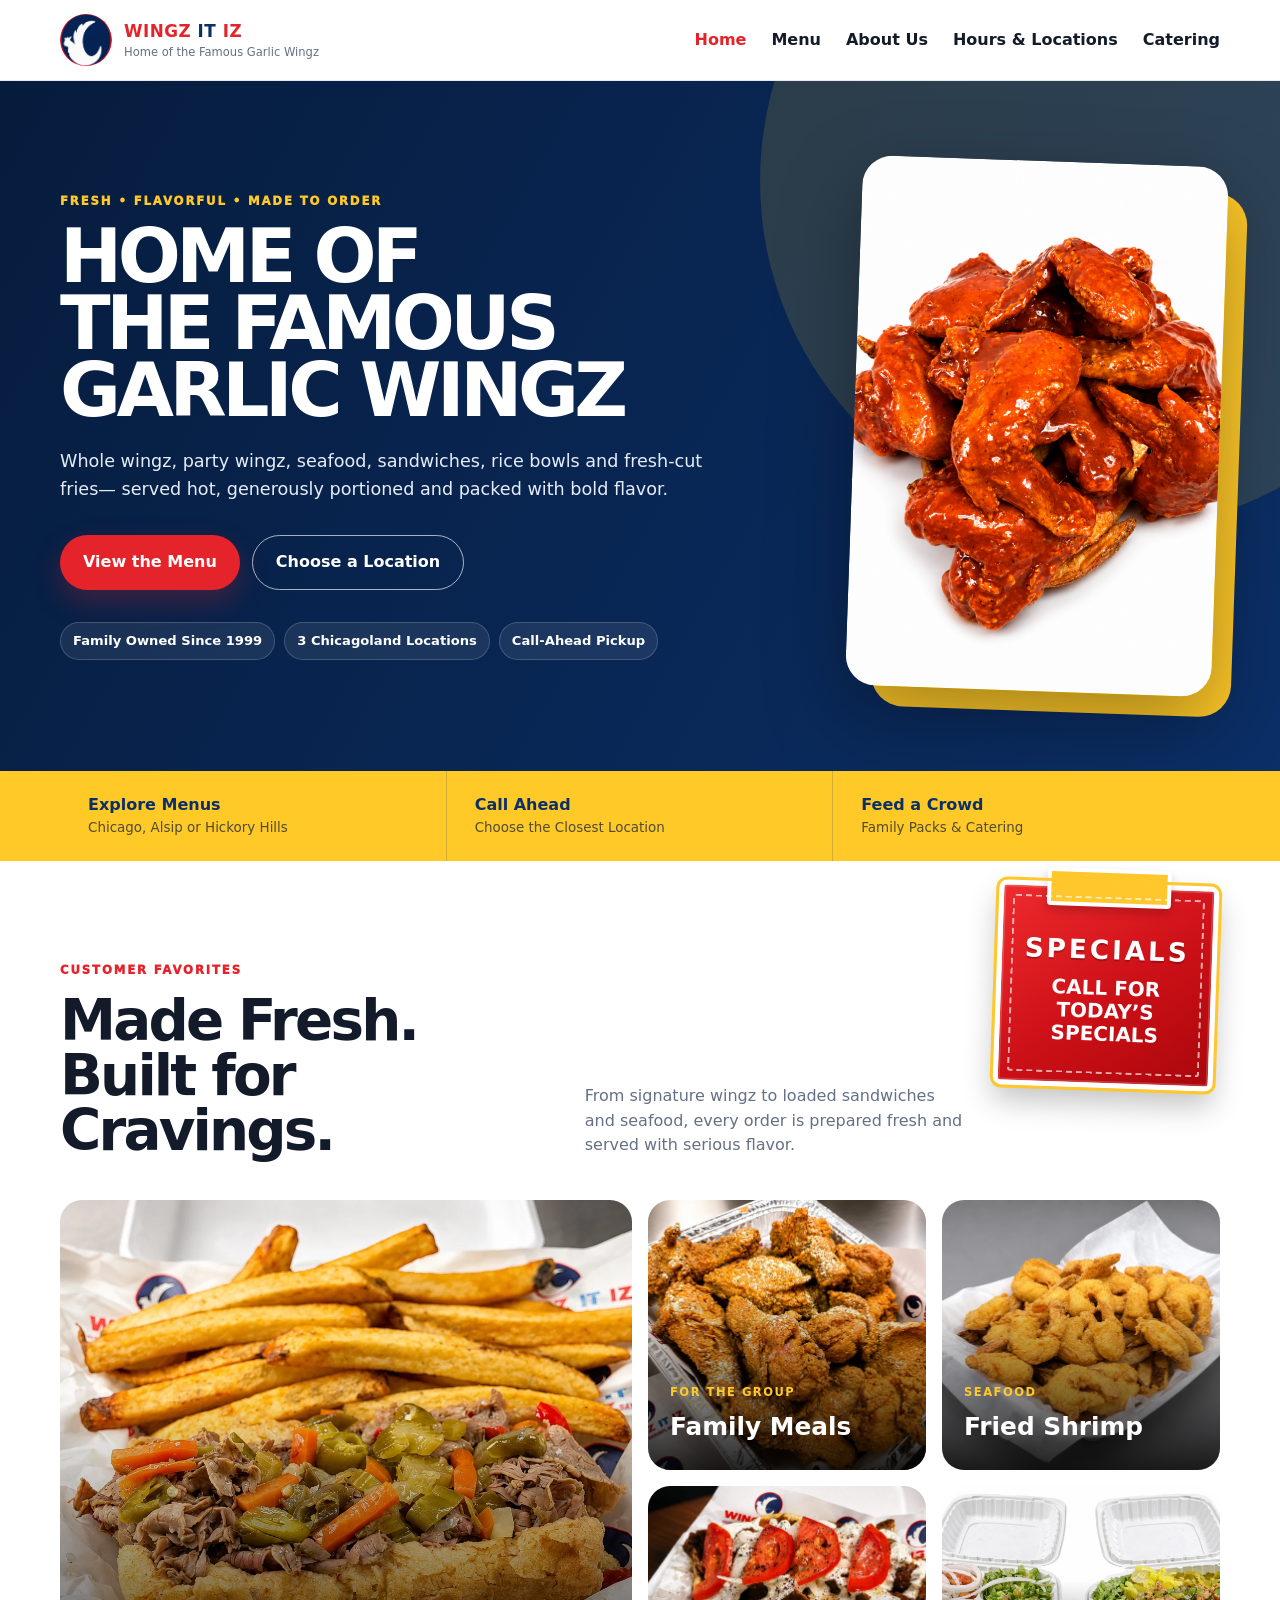
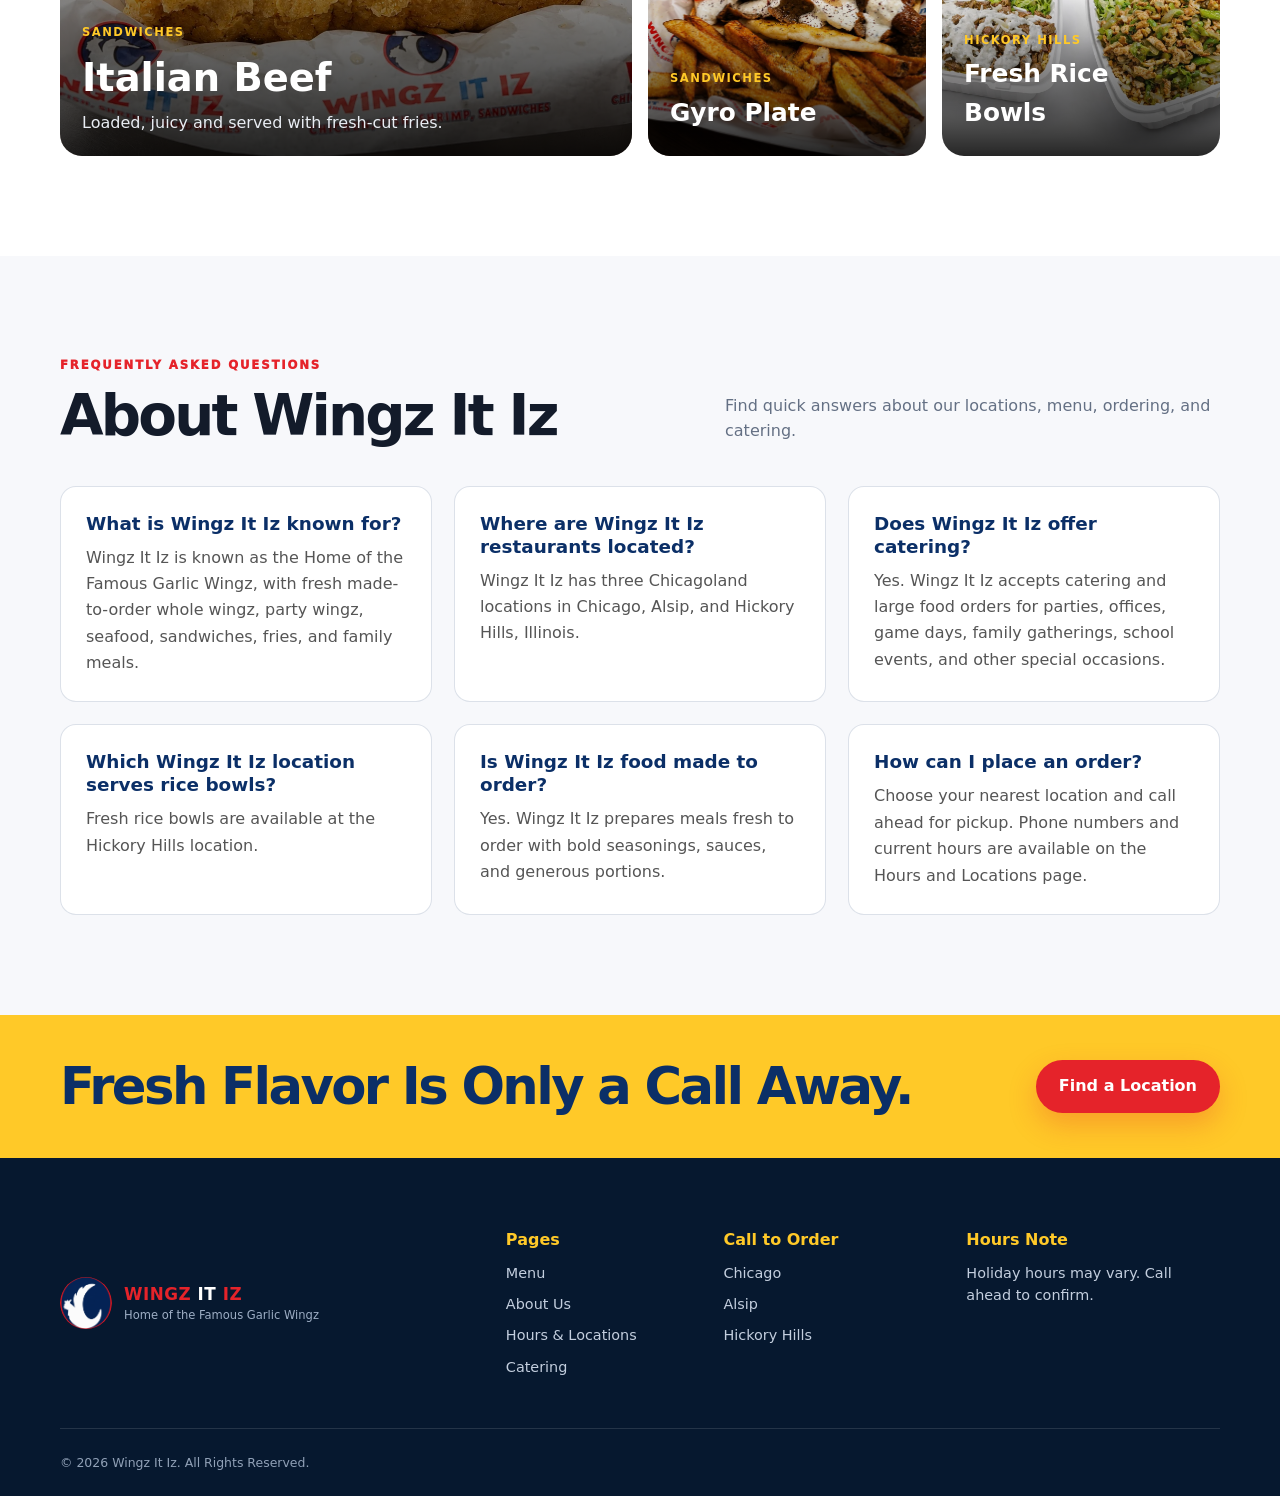
<file: index.html>
<!DOCTYPE html>
<html lang="en">

<head>

<link rel="icon" type="image/png" sizes="48x48" href="/assets/favicon/favicon-48x48.png">
<link rel="icon" type="image/png" sizes="32x32" href="/assets/favicon/favicon-32x32.png">
<link rel="icon" type="image/png" sizes="16x16" href="/assets/favicon/favicon-16x16.png">

<link rel="apple-touch-icon" sizes="180x180" href="/assets/favicon/apple-touch-icon.png">

<link rel="icon" type="image/png" sizes="192x192" href="/assets/favicon/android-chrome-192x192.png">
<link rel="icon" type="image/png" sizes="512x512" href="/assets/favicon/android-chrome-512x512.png">

    <link
    rel="canonical"
    href="https://wingzitizofficial.com/"
>

    <meta charset="UTF-8">

    <meta
        name="viewport"
        content="width=device-width, initial-scale=1.0"
    >

    <meta
        name="description"
        content="Wingz It Iz serves fresh, made-to-order wings, seafood, sandwiches, rice bowls and family meals at three Chicagoland locations."
    >

    <meta
        name="theme-color"
        content="#0b2f67"
    >

    <meta property="og:type" content="website">

    <meta property="og:site_name" content="Wingz It Iz">
<meta property="og:locale" content="en_US">

<meta property="og:title"
content="Wingz It Iz | Chicago's Home of the Famous Garlic Wingz">

<meta property="og:description"
content="Family-owned restaurant serving fresh Whole Wingz, Party Wingz, seafood, burgers, Philly sandwiches, wraps, rice bowls and more since 1999.">

<meta property="og:image"
content="https://wingzitizofficial.com/assets/logo.jpg">

<meta property="og:url"
content="https://wingzitizofficial.com/">

<meta name="twitter:card" content="summary_large_image">

<meta name="twitter:title"
content="Wingz It Iz">

<meta name="twitter:description"
content="Fresh made-to-order wings, seafood and sandwiches since 1999.">

<meta name="twitter:image"
content="https://wingzitizofficial.com/assets/logo.jpg">

    <title>
        Wingz It Iz | Home of the Famous Garlic Wingz
    </title>

    <link
        rel="stylesheet"
        href="styles.css"
    >

    <script
        defer
        src="script.js"
    ></script>

   <script type="application/ld+json">
{
  "@context": "https://schema.org",
  "@graph": [

    {
      "@type": "Organization",
      "@id": "https://wingzitizofficial.com/#organization",
      "name": "Wingz It Iz",
      "url": "https://wingzitizofficial.com/",
      "logo": {
        "@type": "ImageObject",
        "url": "https://wingzitizofficial.com/assets/logo.jpg"
      },
      "description": "Family-owned Chicagoland restaurant serving fresh made-to-order wingz, seafood, sandwiches, rice bowls, fries, family meals, and catering since 1999.",
      "foundingDate": "1999"
    },

    {
      "@type": "WebSite",
      "@id": "https://wingzitizofficial.com/#website",
      "url": "https://wingzitizofficial.com/",
      "name": "Wingz It Iz",
      "publisher": {
        "@id": "https://wingzitizofficial.com/#organization"
      },
      "inLanguage": "en-US"
    },

    {
      "@type": "Restaurant",
      "@id": "https://wingzitizofficial.com/#chicago",
      "name": "Wingz It Iz - Chicago",
      "url": "https://wingzitizofficial.com/locations.html#chicago",
      "image": "https://wingzitizofficial.com/assets/logo.jpg",
      "telephone": "+1-773-734-8750",
      "priceRange": "$",
      "servesCuisine": [
        "Chicken Wings",
        "Seafood",
        "American"
      ],
      "address": {
        "@type": "PostalAddress",
        "streetAddress": "9106 S Stony Island Ave",
        "addressLocality": "Chicago",
        "addressRegion": "IL",
        "postalCode": "60617",
        "addressCountry": "US"
      },
      "openingHoursSpecification": [
        {
          "@type": "OpeningHoursSpecification",
          "dayOfWeek": [
            "Sunday",
            "Monday",
            "Tuesday",
            "Wednesday",
            "Thursday"
          ],
          "opens": "10:00",
          "closes": "22:00"
        },
        {
          "@type": "OpeningHoursSpecification",
          "dayOfWeek": [
            "Friday",
            "Saturday"
          ],
          "opens": "10:00",
          "closes": "24:00"
        }
      ],
      "hasMenu": "https://wingzitizofficial.com/menu.html",
      "parentOrganization": {
        "@id": "https://wingzitizofficial.com/#organization"
      }
    },

    {
      "@type": "Restaurant",
      "@id": "https://wingzitizofficial.com/#alsip",
      "name": "Wingz It Iz - Alsip",
      "url": "https://wingzitizofficial.com/locations.html#alsip",
      "image": "https://wingzitizofficial.com/assets/logo.jpg",
      "telephone": "+1-708-505-9699",
      "priceRange": "$",
      "servesCuisine": [
        "Chicken Wings",
        "Seafood",
        "American"
      ],
      "address": {
        "@type": "PostalAddress",
        "streetAddress": "5043 W 111th St",
        "addressLocality": "Alsip",
        "addressRegion": "IL",
        "postalCode": "60803",
        "addressCountry": "US"
      },
      "openingHoursSpecification": [
        {
          "@type": "OpeningHoursSpecification",
          "dayOfWeek": [
            "Monday",
            "Tuesday",
            "Wednesday",
            "Thursday"
          ],
          "opens": "10:00",
          "closes": "22:00"
        },
        {
          "@type": "OpeningHoursSpecification",
          "dayOfWeek": "Friday",
          "opens": "10:00",
          "closes": "24:00"
        },
        {
          "@type": "OpeningHoursSpecification",
          "dayOfWeek": "Saturday",
          "opens": "11:00",
          "closes": "24:00"
        },
        {
          "@type": "OpeningHoursSpecification",
          "dayOfWeek": "Sunday",
          "opens": "11:00",
          "closes": "22:00"
        }
      ],
      "hasMenu": "https://wingzitizofficial.com/menu.html",
      "parentOrganization": {
        "@id": "https://wingzitizofficial.com/#organization"
      }
    },

    {
      "@type": "Restaurant",
      "@id": "https://wingzitizofficial.com/#hickory-hills",
      "name": "Wingz It Iz - Hickory Hills",
      "url": "https://wingzitizofficial.com/locations.html#hickory-hills",
      "image": "https://wingzitizofficial.com/assets/logo.jpg",
      "telephone": "+1-708-658-6137",
      "priceRange": "$",
      "servesCuisine": [
        "Chicken Wings",
        "Seafood",
        "American",
        "Rice Bowls"
      ],
      "address": {
        "@type": "PostalAddress",
        "streetAddress": "8609 W 95th St",
        "addressLocality": "Hickory Hills",
        "addressRegion": "IL",
        "postalCode": "60457",
        "addressCountry": "US"
      },
      "openingHoursSpecification": [
        {
          "@type": "OpeningHoursSpecification",
          "dayOfWeek": [
            "Monday",
            "Tuesday",
            "Wednesday",
            "Thursday"
          ],
          "opens": "10:00",
          "closes": "21:00"
        },
        {
          "@type": "OpeningHoursSpecification",
          "dayOfWeek": "Friday",
          "opens": "10:00",
          "closes": "22:00"
        },
        {
          "@type": "OpeningHoursSpecification",
          "dayOfWeek": [
            "Saturday",
            "Sunday"
          ],
          "opens": "11:00",
          "closes": "21:00"
        }
      ],
      "hasMenu": "https://wingzitizofficial.com/menu.html",
      "parentOrganization": {
        "@id": "https://wingzitizofficial.com/#organization"
      }
    }

  ]
}
</script>

<script type="application/ld+json">
{
  "@context": "https://schema.org",
  "@type": "FAQPage",
  "@id": "https://wingzitizofficial.com/#faq",
  "mainEntity": [
    {
      "@type": "Question",
      "name": "What is Wingz It Iz known for?",
      "acceptedAnswer": {
        "@type": "Answer",
        "text": "Wingz It Iz is known as the Home of the Famous Garlic Wingz, with fresh made-to-order whole wingz, party wingz, seafood, sandwiches, fries, and family meals."
      }
    },
    {
      "@type": "Question",
      "name": "Where are Wingz It Iz restaurants located?",
      "acceptedAnswer": {
        "@type": "Answer",
        "text": "Wingz It Iz has three Chicagoland locations in Chicago, Alsip, and Hickory Hills, Illinois."
      }
    },
    {
      "@type": "Question",
      "name": "Does Wingz It Iz offer catering?",
      "acceptedAnswer": {
        "@type": "Answer",
        "text": "Yes. Wingz It Iz accepts catering and large food orders for parties, offices, game days, family gatherings, school events, and other special occasions."
      }
    },
    {
      "@type": "Question",
      "name": "Which Wingz It Iz location serves rice bowls?",
      "acceptedAnswer": {
        "@type": "Answer",
        "text": "Fresh rice bowls are available at the Hickory Hills location."
      }
    },
    {
      "@type": "Question",
      "name": "Is Wingz It Iz food made to order?",
      "acceptedAnswer": {
        "@type": "Answer",
        "text": "Yes. Wingz It Iz prepares meals fresh to order with bold seasonings, sauces, and generous portions."
      }
    },
    {
      "@type": "Question",
      "name": "How can I place an order?",
      "acceptedAnswer": {
        "@type": "Answer",
        "text": "Choose your nearest Wingz It Iz location and call ahead for pickup. Phone numbers and current hours are available on the Hours and Locations page."
      }
    }
  ]
}
</script>

</head>

<body>

    <a
        class="skip-link"
        href="#main"
    >
        Skip to content
    </a>

    <!-- ==========================
         Header
    =========================== -->

    <header class="site-header">

        <div class="container nav-wrap">

            <a
                class="brand"
                href="index.html"
                aria-label="Wingz It Iz Home"
            >

                <img
                    src="assets/logo.jpg"
                    alt="Wingz It Iz Logo"
                >

                <span>
                    <strong class="brand-name">

    <span class="brand-red">
        Wingz
    </span>

    <span class="brand-blue">
        It
    </span>

    <span class="brand-red">
        Iz
    </span>

</strong>
                    <small>Home of the Famous Garlic Wingz</small>
                </span>

            </a>

<button
    class="nav-toggle"
    type="button"
    aria-expanded="false"
                aria-controls="primary-nav"
                aria-label="Open Menu"
            >
                <span></span>
                <span></span>
                <span></span>
            </button>

            <nav
                id="primary-nav"
                class="primary-nav"
                aria-label="Primary Navigation"
            >

                <a
                    class="active"
                    href="index.html"
                >
                    Home
                </a>

                <a href="menu.html">
                    Menu
                </a>

                <a href="about.html">
                    About Us
                </a>

                <a href="locations.html">
                    Hours & Locations
                </a>

                <a href="catering.html">
                    Catering
                </a>

            </nav>

        </div>

    </header>

    <!-- ==========================
         Main
    =========================== -->

    <main id="main">

        <!-- Hero -->

        <section class="hero">

            <div class="hero-overlay"></div>

            <div class="container hero-grid">

                <div class="hero-copy">

                    <p class="eyebrow">
                        Fresh • Flavorful • Made to Order
                    </p>

<h1>
    HOME OF<br>
    THE FAMOUS<br>
    GARLIC WINGZ
</h1>

                    <p>
                        Whole wingz, party wingz, seafood,
                        sandwiches, rice bowls and fresh-cut fries—
                        served hot, generously portioned and packed
                        with bold flavor.
                    </p>

                    <div class="hero-actions">

                        <a
                            class="button"
                            href="menu.html"
                        >
                            View the Menu
                        </a>

                        <a
                            class="button button-ghost"
                            href="locations.html"
                        >
                            Choose a Location
                        </a>

                    </div>

                    <div class="hero-pills">

                        <span>
                            Family Owned Since 1999
                        </span>

                        <span>
                            3 Chicagoland Locations
                        </span>

                        <span>
                            Call-Ahead Pickup
                        </span>

                    </div>

                </div>

                <div class="hero-photo-card">

                    <img
                        src="assets/photos/4A4F8385-576D-426F-B40B-A7A78D21FB89.PNG"
                        alt="Wingz It Iz Buffalo chicken Wingz"
                    >

                </div>

            </div>

        </section>

        <!-- Quick Links -->

        <section class="quick-bar">

            <div class="container quick-grid">

                <a href="menu.html">

                    <b>
                        Explore Menus
                    </b>

                    <span>
                        Chicago, Alsip or Hickory Hills
                    </span>

                </a>

                <a href="locations.html">

                    <b>
                        Call Ahead
                    </b>

                    <span>
                        Choose the Closest Location
                    </span>

                </a>

                <a href="catering.html">

                    <b>
                        Feed a Crowd
                    </b>

                    <span>
                        Family Packs & Catering
                    </span>

                </a>

            </div>

        </section>

        <div class="specials-sign-wrap">
    <a class="specials-sign" href="locations.html">
        <span class="specials-sign-top">SPECIALS</span>

        <span class="specials-sign-main">
            Call for Today’s Specials
        </span>
    </a>
</div>

        <!-- Featured Favorites -->

        <section class="section favorites-section">

            <div class="container">

                <div class="section-heading">

                    <div>

                        <p class="eyebrow">
                            Customer Favorites
                        </p>

                        <h2>
                            Made Fresh. Built for Cravings.
                        </h2>

                    </div>

                    <p>
                        From signature wingz to loaded sandwiches and
                        seafood, every order is prepared fresh and
                        served with serious flavor.
                    </p>

                </div>

                <div class="featured-grid">

                    <article class="feature-card feature-wide">

                        <img
                            src="assets/photos/italian-beef.webp"
                            alt="Italian Beef Sandwich with Fries"
                        >

                        <div>

                            <span>
                                Sandwiches
                            </span>

                            <h3>
                                Italian Beef
                            </h3>

                            <p>
                                Loaded, juicy and served with
                                fresh-cut fries.
                            </p>

                        </div>

                    </article>

                    <article class="feature-card">

                        <img
                            src="assets/photos/family-chicken.webp"
                            alt="Family Chicken Tray"
                        >

                        <div>

                            <span>
                                For the Group
                            </span>

                            <h3>
                                Family Meals
                            </h3>

                        </div>

                    </article>

                    <article class="feature-card">

                        <img
                            src="assets/photos/shrimp-platter.webp"
                            alt="Fried Shrimp"
                        >

                        <div>

                            <span>
                                Seafood
                            </span>

                            <h3>
                                Fried Shrimp
                            </h3>

                        </div>

                    </article>

                    <article class="feature-card">

                        <img
                            src="assets/photos/gyro-plate.webp"
                            alt="Gyro Plate"
                        >

                        <div>

                            <span>
                                Sandwiches
                            </span>

                            <h3>
                                Gyro Plate
                            </h3>

                        </div>

                    </article>

                    <article class="feature-card">

                        <img
                            src="assets/photos/rice-bowls-duo.webp"
                            alt="Fresh Rice Bowls"
                        >

                        <div>

                            <span>
                                Hickory Hills
                            </span>

                            <h3>
                                Fresh Rice Bowls
                            </h3>

                        </div>

                    </article>

                </div>

            </div>

        </section>

        <!-- Frequently Asked Questions -->

<section class="section home-faq-section">

    <div class="container">

        <div class="section-heading">

            <div>

                <p class="eyebrow">
                    Frequently Asked Questions
                </p>

                <h2>
                    About Wingz It Iz
                </h2>

            </div>

            <p>
                Find quick answers about our locations,
                menu, ordering, and catering.
            </p>

        </div>

        <div class="home-faq-grid">

            <article class="home-faq-card">

                <h3>
                    What is Wingz It Iz known for?
                </h3>

                <p>
                    Wingz It Iz is known as the Home of the
                    Famous Garlic Wingz, with fresh made-to-order
                    whole wingz, party wingz, seafood, sandwiches,
                    fries, and family meals.
                </p>

            </article>

            <article class="home-faq-card">

                <h3>
                    Where are Wingz It Iz restaurants located?
                </h3>

                <p>
                    Wingz It Iz has three Chicagoland locations
                    in Chicago, Alsip, and Hickory Hills, Illinois.
                </p>

            </article>

            <article class="home-faq-card">

                <h3>
                    Does Wingz It Iz offer catering?
                </h3>

                <p>
                    Yes. Wingz It Iz accepts catering and large
                    food orders for parties, offices, game days,
                    family gatherings, school events, and other
                    special occasions.
                </p>

            </article>

            <article class="home-faq-card">

                <h3>
                    Which Wingz It Iz location serves rice bowls?
                </h3>

                <p>
                    Fresh rice bowls are available at the
                    Hickory Hills location.
                </p>

            </article>

            <article class="home-faq-card">

                <h3>
                    Is Wingz It Iz food made to order?
                </h3>

                <p>
                    Yes. Wingz It Iz prepares meals fresh to order
                    with bold seasonings, sauces, and generous
                    portions.
                </p>

            </article>

            <article class="home-faq-card">

                <h3>
                    How can I place an order?
                </h3>

                <p>
                    Choose your nearest location and call ahead
                    for pickup. Phone numbers and current hours
                    are available on the Hours and Locations page.
                </p>

            </article>

        </div>

    </div>

</section>

        <!-- CTA -->

        <section class="cta-band">

            <div class="container">

                <h2>
                    Fresh Flavor Is Only a Call Away.
                </h2>

                <a
                    class="button"
                    href="locations.html"
                >
                    Find a Location
                </a>

            </div>

        </section>

    </main>

    <!-- ==========================
         Footer
    =========================== -->

    <footer>

        <div class="container footer-grid">

            <div class="brand footer-brand">

                <img
                    src="assets/logo.jpg"
                    alt="Wingz It Iz Logo"
                >

<span>

    <strong class="brand-name brand-name-light">

        <span class="brand-red">
            Wingz
        </span>

        <span class="brand-blue">
            It
        </span>

        <span class="brand-red">
            Iz
        </span>

    </strong>

    <small>
        Home of the Famous Garlic Wingz
    </small>

</span>

            </div>

            <div>

                <b>Pages</b>

                <a href="menu.html">Menu</a>
                <a href="about.html">About Us</a>
                <a href="locations.html">Hours & Locations</a>
                <a href="catering.html">Catering</a>

            </div>

            <div>

                <b>Call to Order</b>

                <a href="tel:+17737348750">
                    Chicago
                </a>

                <a href="tel:+17085059699">
                    Alsip
                </a>

                <a href="tel:+17086586137">
                    Hickory Hills
                </a>

            </div>

            <div>

                <b>Hours Note</b>

                <p>
                    Holiday hours may vary.
                    Call ahead to confirm.
                </p>

            </div>

        </div>

        <div class="container footer-bottom">

            <span>
                &copy;
                <span data-year></span>
                Wingz It Iz.
                All Rights Reserved.
            </span>

        </div>

    </footer>

    <!-- Mobile Order Button -->

    <div class="mobile-order">

        <a href="locations.html">
            Call to Order
        </a>

    </div>

</body>

</html>
</file>
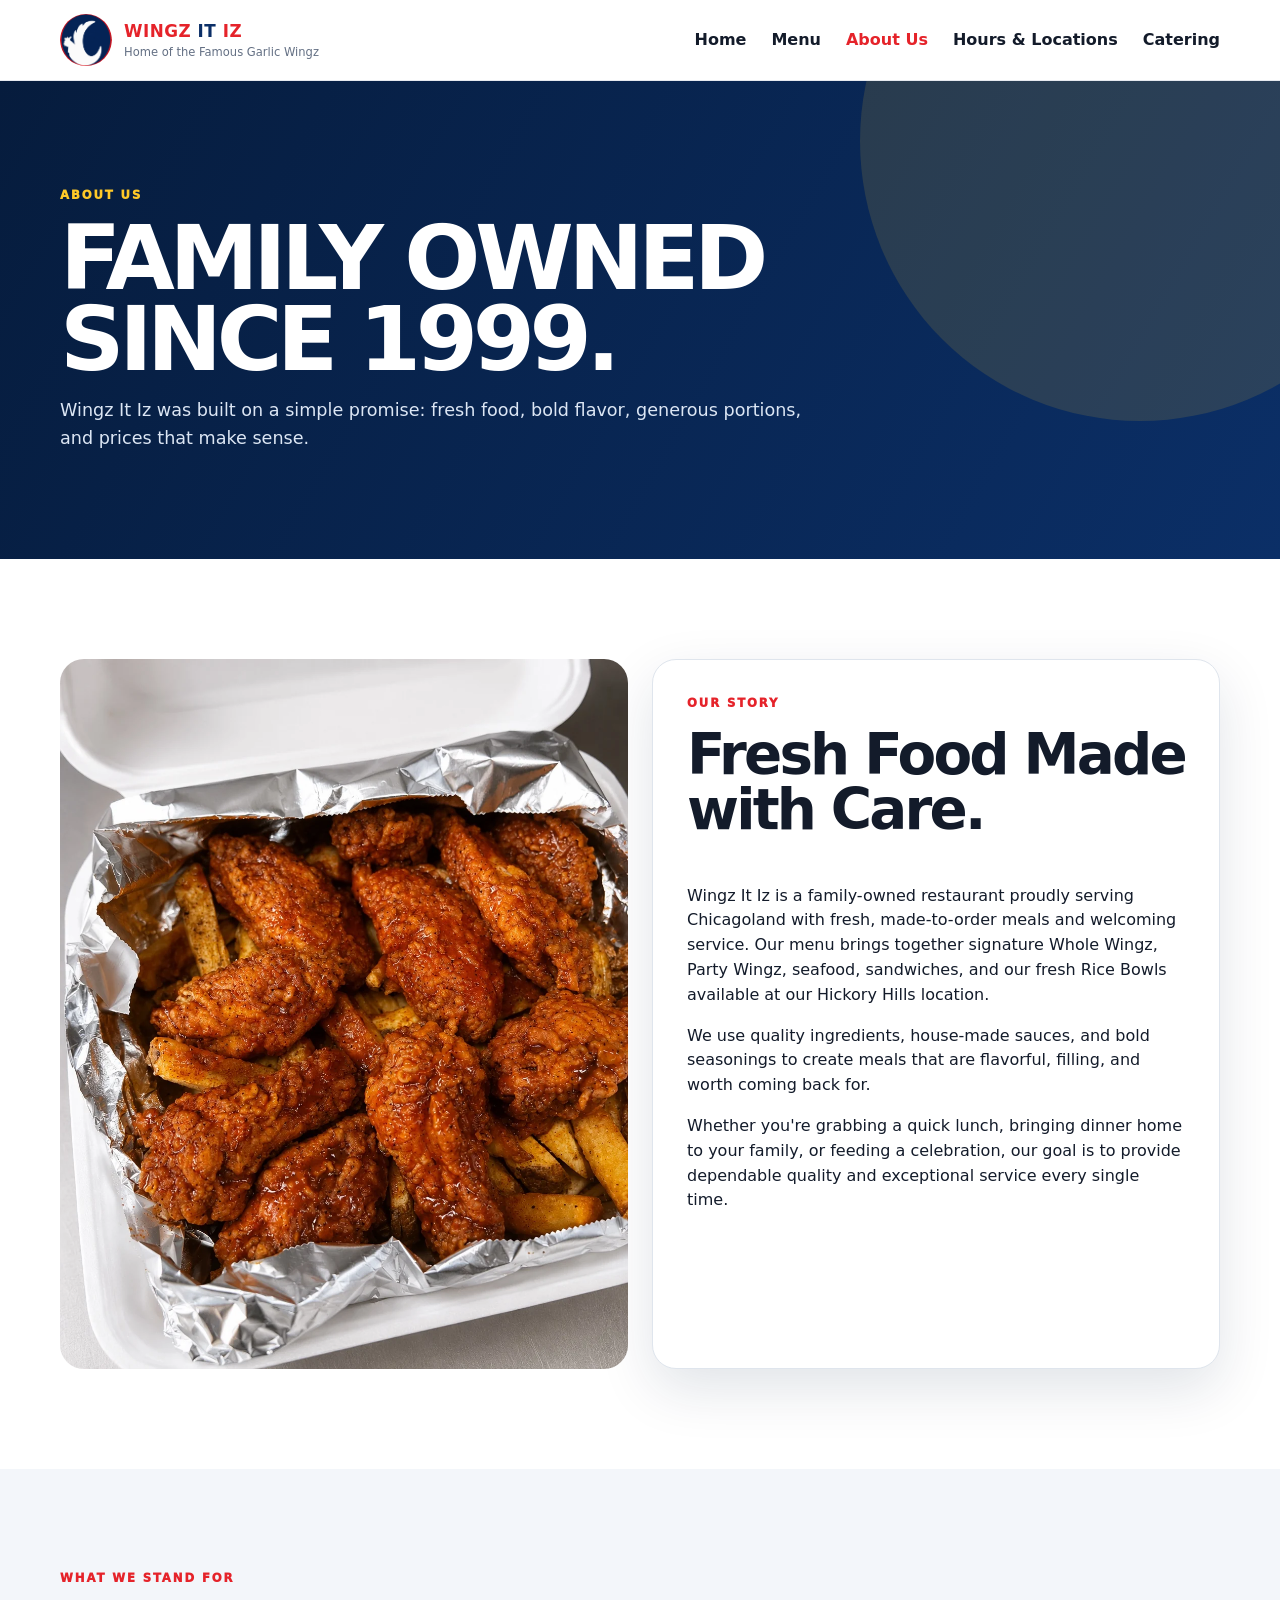
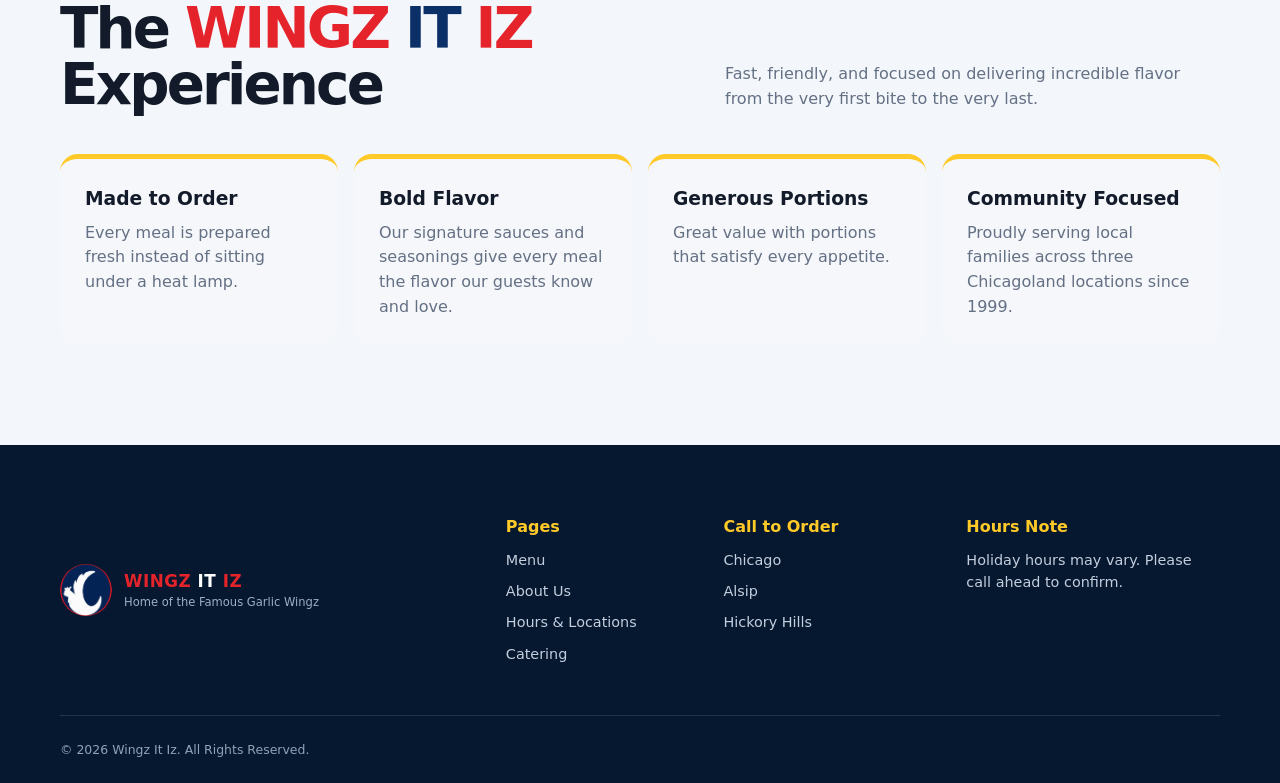
<file: about.html>
<!DOCTYPE html>
<html lang="en">

<head>

<link rel="icon" type="image/png" sizes="48x48" href="/assets/favicon/favicon-48x48.png">
<link rel="icon" type="image/png" sizes="32x32" href="/assets/favicon/favicon-32x32.png">
<link rel="icon" type="image/png" sizes="16x16" href="/assets/favicon/favicon-16x16.png">

<link rel="apple-touch-icon" sizes="180x180" href="/assets/favicon/apple-touch-icon.png">

<link rel="icon" type="image/png" sizes="192x192" href="/assets/favicon/android-chrome-192x192.png">
<link rel="icon" type="image/png" sizes="512x512" href="/assets/favicon/android-chrome-512x512.png">

    <link
    rel="canonical"
    href="https://wingzitizofficial.com/about.html"
>

    <meta charset="UTF-8">

    <meta
        name="viewport"
        content="width=device-width, initial-scale=1.0"
    >

    <meta
        name="description"
        content="Learn about the family-owned story behind Wingz It Iz, serving Chicagoland since 1999."
    >

    <meta
        name="theme-color"
        content="#0b2f67"
    >

    <meta property="og:type" content="website">

    <meta property="og:site_name" content="Wingz It Iz">
<meta property="og:locale" content="en_US">

<meta
    property="og:title"
    content="About Wingz It Iz | Family Owned Since 1999"
>

<meta
    property="og:description"
    content="Learn the story behind Wingz It Iz, a family-owned Chicagoland restaurant serving fresh made-to-order food, bold flavors and generous portions since 1999."
>

<meta property="og:image"
content="https://wingzitizofficial.com/assets/logo.jpg">

<meta property="og:url"
content="https://wingzitizofficial.com/about.html">

<meta name="twitter:card" content="summary_large_image">

<meta
    name="twitter:title"
    content="About Wingz It Iz"
>

<meta
    name="twitter:description"
    content="Family owned since 1999, serving Chicagoland with fresh made-to-order food, bold flavors and generous portions."
>

<meta name="twitter:image"
content="https://wingzitizofficial.com/assets/logo.jpg">

    <title>
        About Us | Wingz It Iz
    </title>

    <link
        rel="stylesheet"
        href="styles.css"
    >

    <script
        defer
        src="script.js"
    ></script>

</head>

<body>

    <a
        class="skip-link"
        href="#main"
    >
        Skip to content
    </a>

    <!-- ==========================================
         Header
    =========================================== -->

    <header class="site-header">

        <div class="container nav-wrap">

            <a
                class="brand"
                href="index.html"
                aria-label="Wingz It Iz Home"
            >

                <img
                    src="assets/logo.jpg"
                    alt="Wingz It Iz Logo"
                >

                <span>

                  <strong class="brand-name">

    <span class="brand-red">
        Wingz
    </span>

    <span class="brand-blue">
        It
    </span>

    <span class="brand-red">
        Iz
    </span>

</strong>

                    <small>
                        Home of the Famous Garlic Wingz
                    </small>

                </span>

            </a>

<button
    class="nav-toggle"
    type="button"
    aria-expanded="false"
                aria-controls="primary-nav"
                aria-label="Open Menu"
            >
                <span></span>
                <span></span>
                <span></span>
            </button>

            <nav
                id="primary-nav"
                class="primary-nav"
                aria-label="Primary Navigation"
            >

                <a href="index.html">
                    Home
                </a>

                <a href="menu.html">
                    Menu
                </a>

                <a
                    class="active"
                    href="about.html"
                >
                    About Us
                </a>

                <a href="locations.html">
                    Hours & Locations
                </a>

                <a href="catering.html">
                    Catering
                </a>

            </nav>

        </div>

    </header>

    <!-- ==========================================
         Main Content
    =========================================== -->

    <main id="main">

        <!-- Hero -->

        <section class="page-hero">

            <div class="container">

                <p class="eyebrow">
                    About Us
                </p>

                <h1>
                    Family Owned Since 1999.
                </h1>

                <p>
                    Wingz It Iz was built on a simple promise:
                    fresh food, bold flavor, generous portions,
                    and prices that make sense.
                </p>

            </div>

        </section>

        <!-- Our Story -->

        <section class="section">

            <div class="container story-grid">

                <img
                    src="assets/photos/bone-in-party-wings.webp"
                    alt="Bone in Wingz It Iz Party Wingz"
                >

                <div class="content-card">

                    <p class="eyebrow">
                        Our Story
                    </p>

                    <h2>
                        Fresh Food Made with Care.
                    </h2>

                    <p>
                        Wingz It Iz is a family-owned restaurant
                        proudly serving Chicagoland with fresh,
                        made-to-order meals and welcoming service.
                        Our menu brings together signature Whole
                        Wingz, Party Wingz, seafood, sandwiches,
                        and our fresh Rice Bowls available at our
                        Hickory Hills location.
                    </p>

                    <p>
                        We use quality ingredients, house-made
                        sauces, and bold seasonings to create
                        meals that are flavorful, filling, and
                        worth coming back for.
                    </p>

                    <p>
                        Whether you're grabbing a quick lunch,
                        bringing dinner home to your family,
                        or feeding a celebration, our goal is
                        to provide dependable quality and
                        exceptional service every single time.
                    </p>

                </div>

            </div>

        </section>

        <!-- Values -->

        <section class="section about-section">

            <div class="container">

                <div class="section-heading">

                    <div>

                        <p class="eyebrow">
                            What We Stand For
                        </p>

                        <h2>
                            The                             
    <span class="brand-red">WINGZ</span>
    <span class="brand-blue">IT</span>
    <span class="brand-red">IZ</span>
                          Experience
                        </h2>

                    </div>

                    <p>
                        Fast, friendly, and focused on delivering
                        incredible flavor from the very first bite
                        to the very last.
                    </p>

                </div>

                <div class="values-grid">

                    <article class="value-card">

                        <h3>
                            Made to Order
                        </h3>

                        <p>
                            Every meal is prepared fresh instead
                            of sitting under a heat lamp.
                        </p>

                    </article>

                    <article class="value-card">

                        <h3>
                            Bold Flavor
                        </h3>

                        <p>
                            Our signature sauces and seasonings
                            give every meal the flavor our guests
                            know and love.
                        </p>

                    </article>

                    <article class="value-card">

                        <h3>
                            Generous Portions
                        </h3>

                        <p>
                            Great value with portions that satisfy
                            every appetite.
                        </p>

                    </article>

                    <article class="value-card">

                        <h3>
                            Community Focused
                        </h3>

                        <p>
                            Proudly serving local families across
                            three Chicagoland locations since 1999.
                        </p>

                    </article>

                </div>

            </div>

        </section>

    </main>

    <!-- ==========================================
         Footer
    =========================================== -->

    <footer>

        <div class="container footer-grid">

            <div class="brand footer-brand">

                <img
                    src="assets/logo.jpg"
                    alt="Wingz It Iz Logo"
                >

<span>

    <strong class="brand-name brand-name-light">

        <span class="brand-red">
            Wingz
        </span>

        <span class="brand-blue">
            It
        </span>

        <span class="brand-red">
            Iz
        </span>

    </strong>

    <small>
        Home of the Famous Garlic Wingz
    </small>

</span>

            </div>

            <div>

                <b>Pages</b>

                <a href="menu.html">
                    Menu
                </a>

                <a href="about.html">
                    About Us
                </a>

                <a href="locations.html">
                    Hours & Locations
                </a>

                <a href="catering.html">
                    Catering
                </a>

            </div>

            <div>

                <b>Call to Order</b>

                <a href="tel:+17737348750">
                    Chicago
                </a>

                <a href="tel:+17085059699">
                    Alsip
                </a>

                <a href="tel:+17086586137">
                    Hickory Hills
                </a>

            </div>

            <div>

                <b>Hours Note</b>

                <p>
                    Holiday hours may vary.
                    Please call ahead to confirm.
                </p>

            </div>

        </div>

        <div class="container footer-bottom">

            <span>
                &copy;
                <span data-year></span>
                Wingz It Iz.
                All Rights Reserved.
            </span>

    

        </div>

    </footer>

    <!-- Mobile Call Button -->

    <div class="mobile-order">

        <a href="locations.html">
            Call to Order
        </a>

    </div>

</body>

</html>
</file>
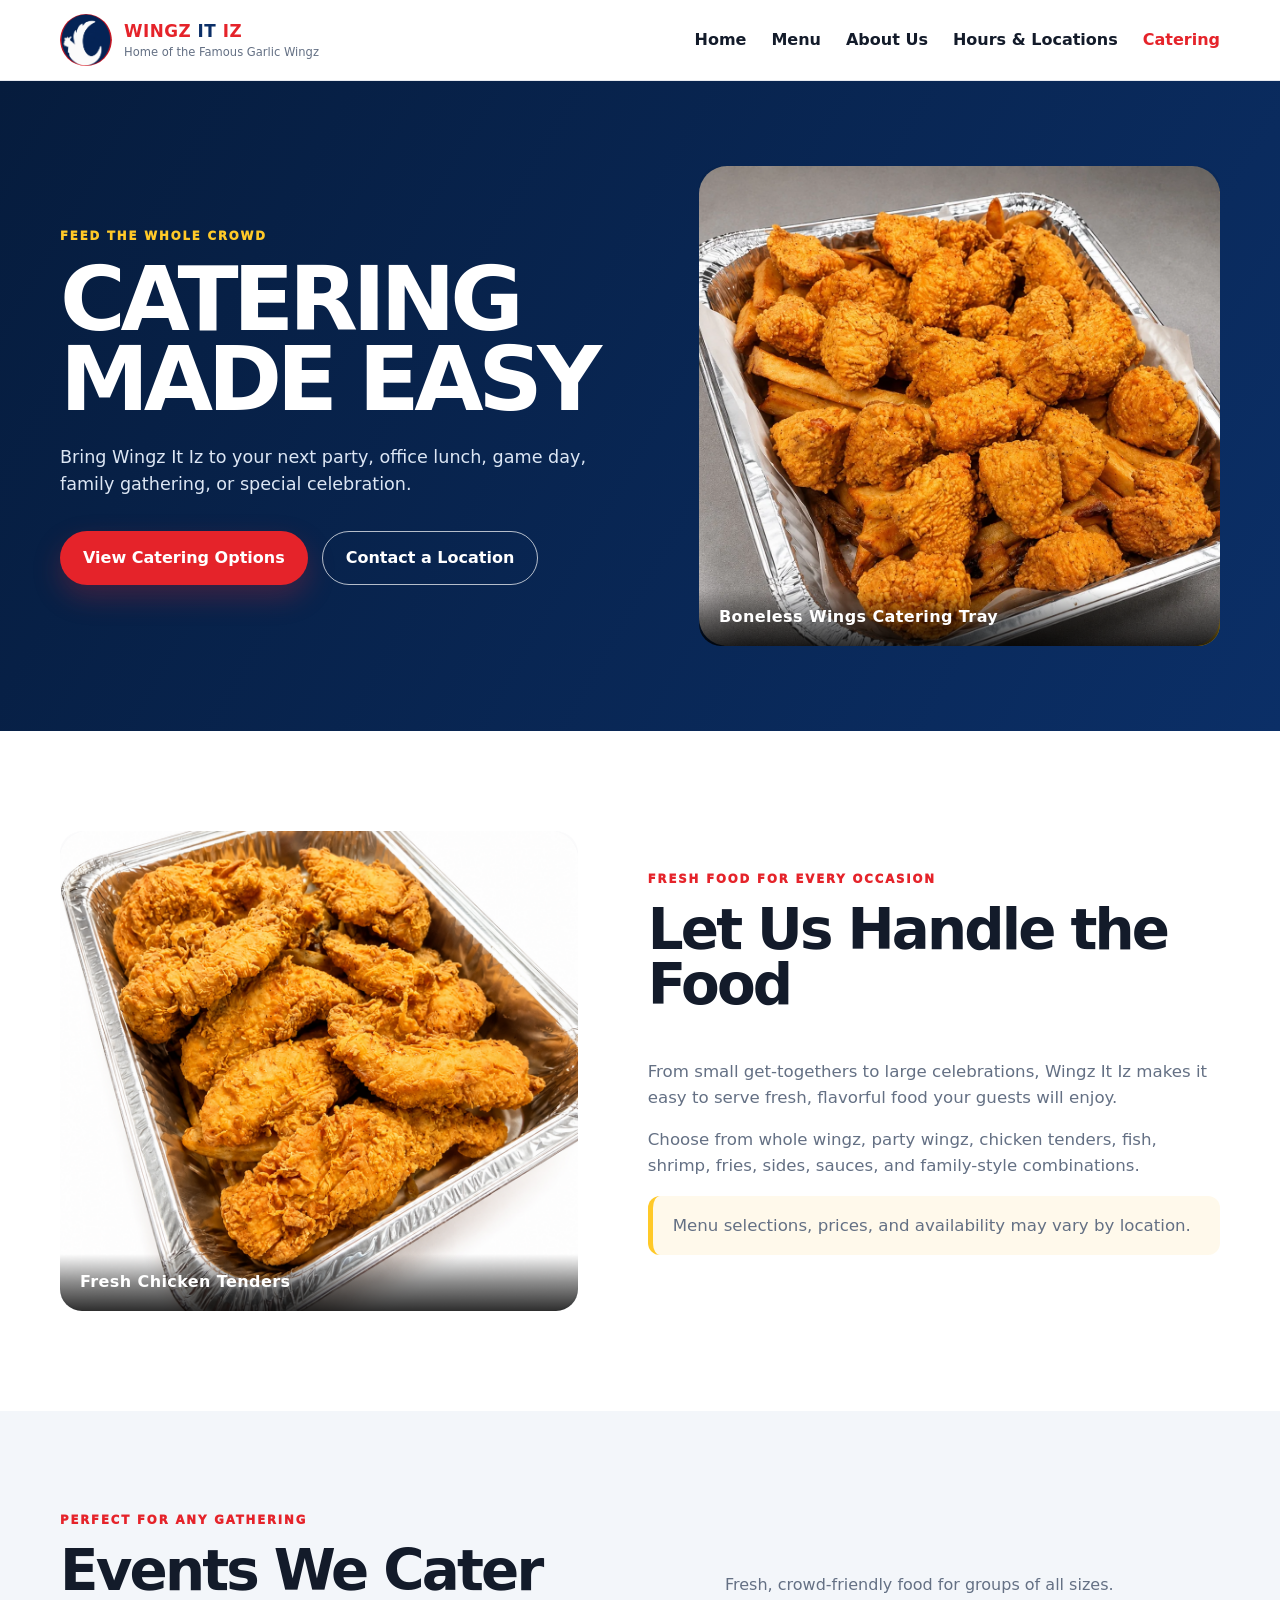
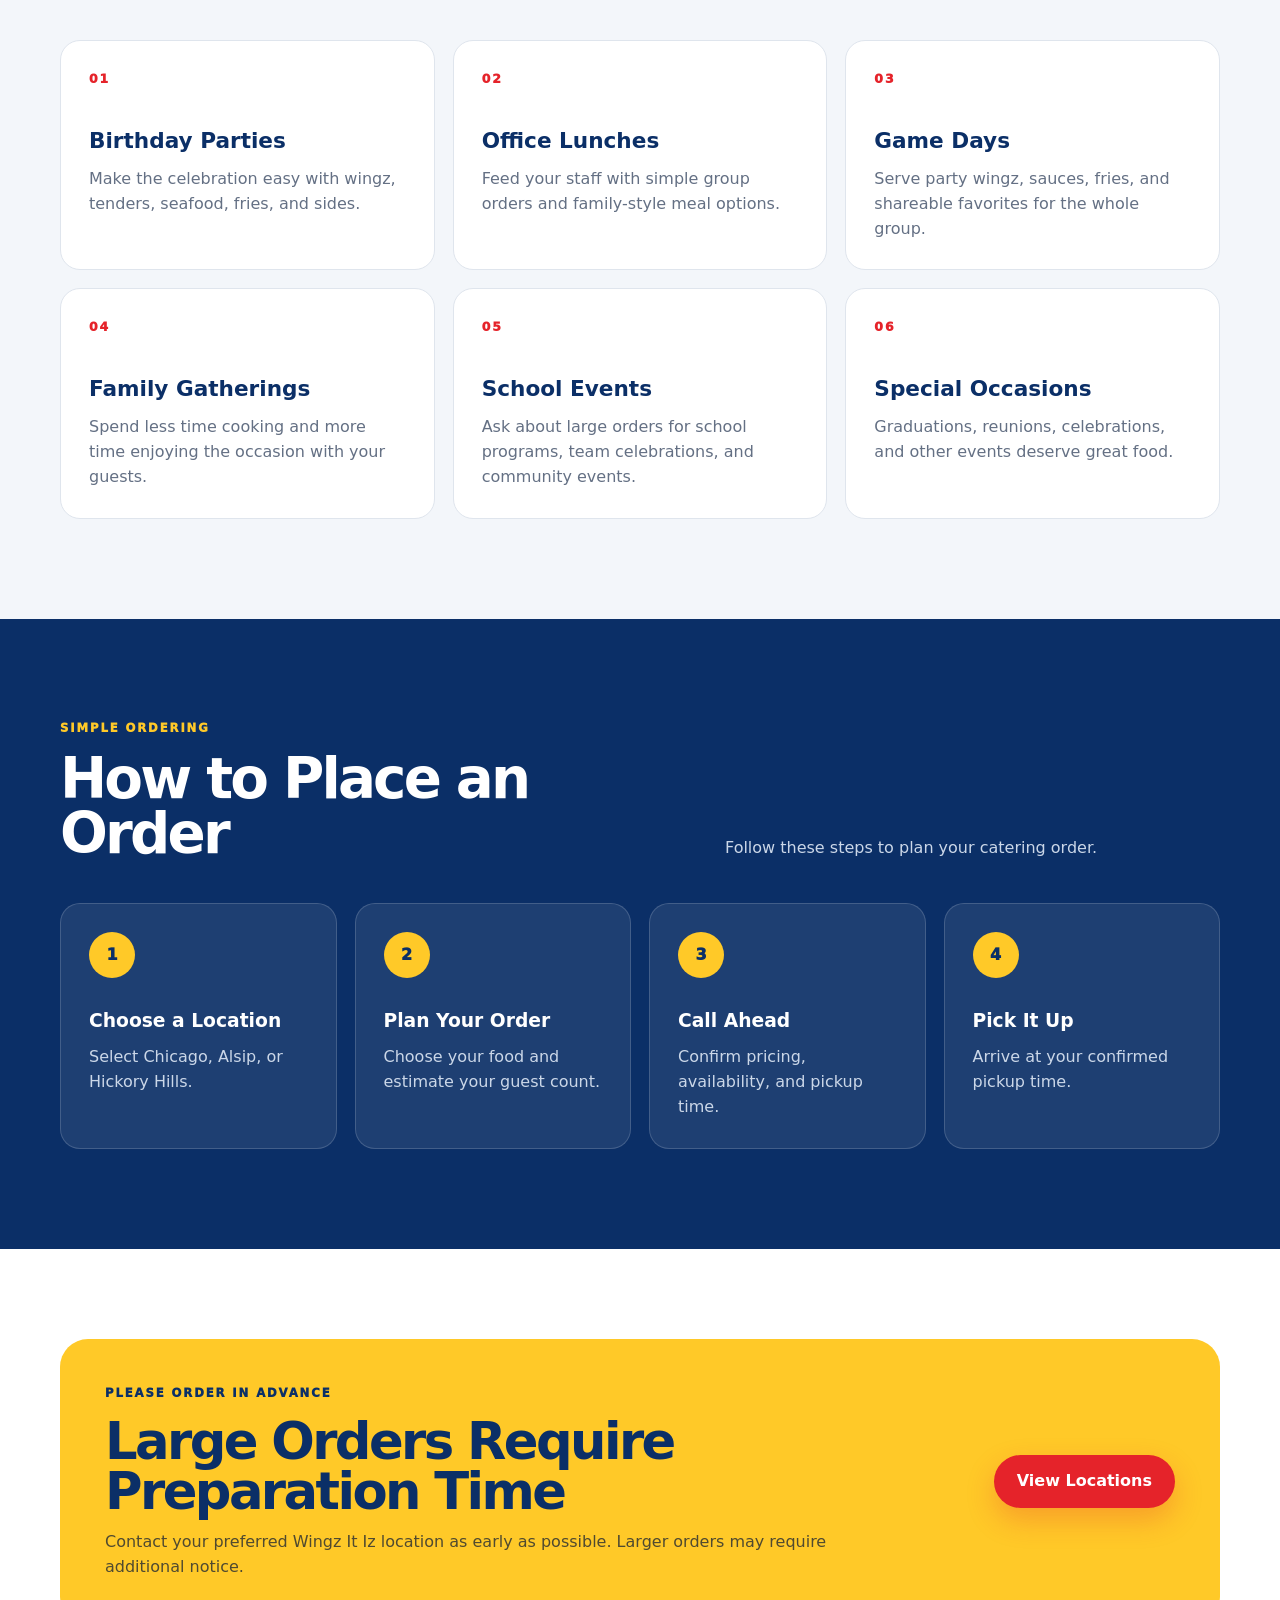
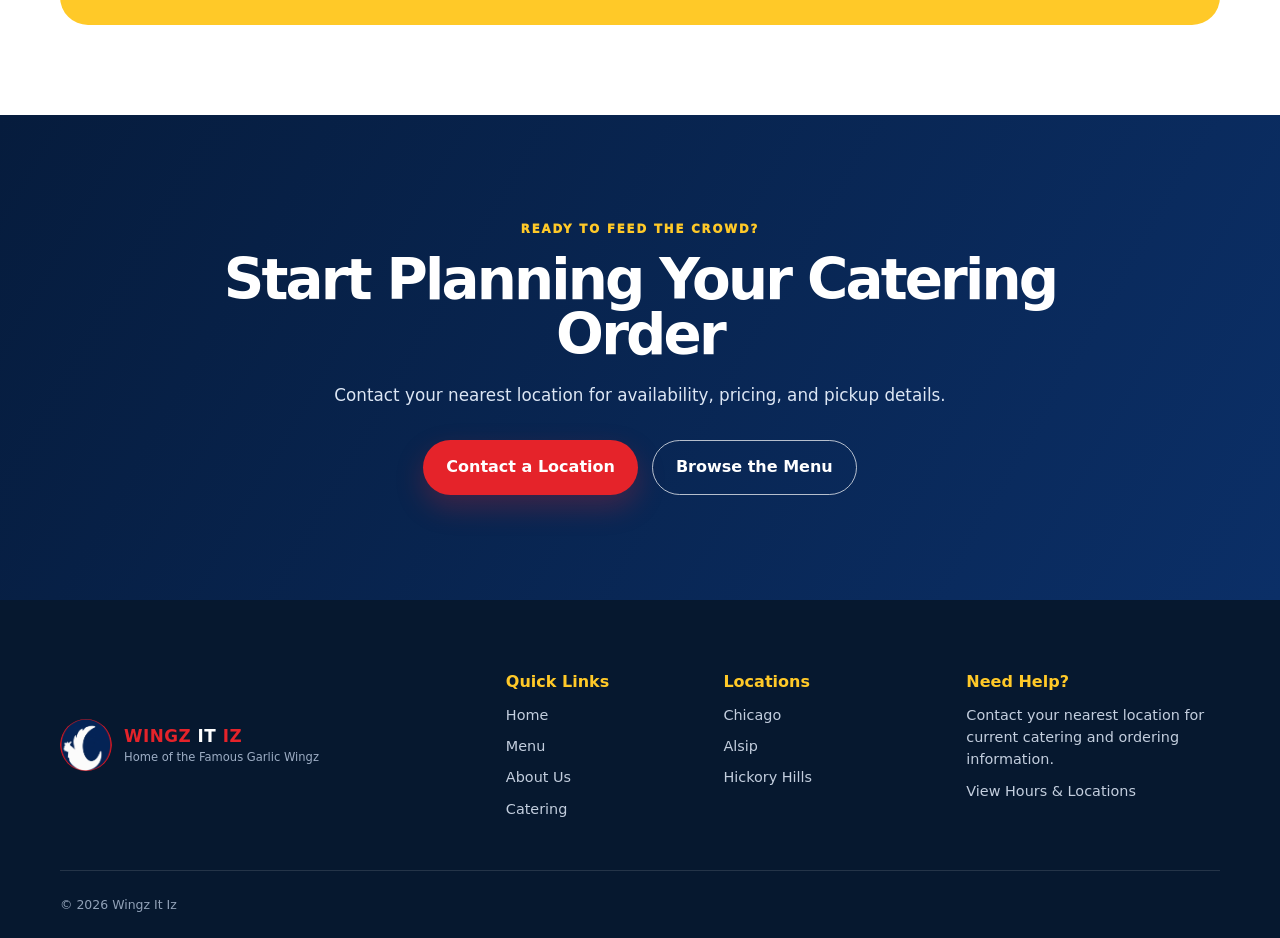
<file: catering.html>
<!DOCTYPE html>
<html lang="en">

<head>

<link rel="icon" type="image/png" sizes="48x48" href="/assets/favicon/favicon-48x48.png">
<link rel="icon" type="image/png" sizes="32x32" href="/assets/favicon/favicon-32x32.png">
<link rel="icon" type="image/png" sizes="16x16" href="/assets/favicon/favicon-16x16.png">

<link rel="apple-touch-icon" sizes="180x180" href="/assets/favicon/apple-touch-icon.png">

<link rel="icon" type="image/png" sizes="192x192" href="/assets/favicon/android-chrome-192x192.png">
<link rel="icon" type="image/png" sizes="512x512" href="/assets/favicon/android-chrome-512x512.png">

    <link
    rel="canonical"
    href="https://wingzitizofficial.com/catering.html"
>

    <meta charset="UTF-8">

    <meta
        name="viewport"
        content="width=device-width, initial-scale=1.0"
    >

<meta
    name="description"
    content="Wingz It Iz catering for parties, office lunches, game days, family gatherings, school events and special occasions across Chicago, Alsip and Hickory Hills."
>

    <meta name="theme-color" content="#0B2F67">

    <meta property="og:type" content="website">

    <meta property="og:site_name" content="Wingz It Iz">
<meta property="og:locale" content="en_US">

<meta
    property="og:title"
    content="Wingz It Iz Catering | Parties, Offices & Events"
>

<meta
    property="og:description"
    content="Plan catering and large food orders with Wingz It Iz for parties, office lunches, game days, family gatherings and special events."
>

<meta property="og:image"
content="https://wingzitizofficial.com/assets/logo.jpg">

<meta property="og:url"
content="https://wingzitizofficial.com/catering.html">

<meta name="twitter:card" content="summary_large_image">

<meta
    name="twitter:title"
    content="Wingz It Iz Catering"
>

<meta
    name="twitter:description"
    content="Fresh crowd-friendly catering for parties, offices, game days, family gatherings and special events."
>

<meta name="twitter:image"
content="https://wingzitizofficial.com/assets/logo.jpg">

    <title>Wingz It Iz Catering | Chicago, Alsip & Hickory Hills</title>

    <link
        rel="stylesheet"
        href="styles.css"
    >

    <script
        defer
        src="script.js"
    ></script>
</head>

<body>

    <a
        class="skip-link"
        href="#main"
    >
        Skip to content
    </a>

    <!-- =====================================================
         HEADER
    ====================================================== -->

    <header class="site-header">

        <div class="container nav-wrap">

            <a
                class="brand"
                href="index.html"
            >

                <img
                    src="assets/logo.jpg"
                    alt="Wingz It Iz"
                >

                <span>

<strong class="brand-name">

    <span class="brand-red">
        Wingz
    </span>

    <span class="brand-blue">
        It
    </span>

    <span class="brand-red">
        Iz
    </span>

</strong>

                    <small>
                        Home of the Famous Garlic Wingz
                    </small>

                </span>

            </a>

            <button
                class="nav-toggle"
                type="button"
                aria-label="Open navigation menu"
                aria-expanded="false"
                aria-controls="primary-navigation"
            >
                <span></span>
                <span></span>
                <span></span>
            </button>

            <nav
                id="primary-navigation"
                class="primary-nav"
                aria-label="Primary navigation"
            >

                <a href="index.html">
                    Home
                </a>

                <a href="menu.html">
                    Menu
                </a>

                <a href="about.html">
                    About Us
                </a>

                <a href="locations.html">
                    Hours & Locations
                </a>

                <a
                    class="active"
                    href="catering.html"
                    aria-current="page"
                >
                    Catering
                </a>

            </nav>

        </div>

    </header>

    <main id="main">

        <!-- =================================================
             CATERING HERO
        ================================================== -->

        <section class="catering-page-hero">

            <div class="container catering-page-hero-grid">

                <div class="catering-page-hero-copy">

                    <p class="eyebrow">
                        Feed the Whole Crowd
                    </p>

                    <h1>
                        Catering Made Easy
                    </h1>

                    <p>
                        Bring Wingz It Iz to your next party, office
                        lunch, game day, family gathering, or special
                        celebration.
                    </p>

                    <div class="catering-page-hero-actions">

                        <a
                            class="button"
                            href="#catering-options"
                        >
                            View Catering Options
                        </a>

                        <a
                            class="button catering-outline-button"
                            href="locations.html"
                        >
                            Contact a Location
                        </a>

                    </div>

                </div>

<div class="catering-page-hero-image">

    <img
        src="assets/photos/boneless-tray.webp"
        alt="Wingz It Iz catering spread"
    >

    <div class="catering-image-caption">
        Boneless Wings Catering Tray
    </div>

</div>

            </div>

        </section>

        <!-- =================================================
             CATERING INTRODUCTION
        ================================================== -->

        <section class="catering-intro-section">

            <div class="container catering-intro-grid">

<div class="catering-intro-image">

    <img
        src="assets/photos/chicken-tenders-catering.PNG"
        alt="Wingz It Iz food prepared for a group"
        loading="lazy"
    >

    <div class="catering-image-caption">
        Fresh Chicken Tenders
    </div>

</div>

                <div class="catering-intro-copy">

                    <p class="eyebrow">
                        Fresh Food for Every Occasion
                    </p>

                    <h2>
                        Let Us Handle the Food
                    </h2>

                    <p>
                        From small get-togethers to large celebrations,
                        Wingz It Iz makes it easy to serve fresh,
                        flavorful food your guests will enjoy.
                    </p>

                    <p>
                        Choose from whole wingz, party wingz, chicken
                        tenders, fish, shrimp, fries, sides, sauces,
                        and family-style combinations.
                    </p>

                    <p class="catering-intro-note">
                        Menu selections, prices, and availability may
                        vary by location.
                    </p>

                </div>

            </div>

        </section>

        <!-- =================================================
             EVENT TYPES
        ================================================== -->

        <section class="catering-events-section">

            <div class="container">

                <div class="catering-section-heading">

                    <div>

                        <p class="eyebrow">
                            Perfect for Any Gathering
                        </p>

                        <h2>
                            Events We Cater
                        </h2>

                    </div>

                    <p>
                        Fresh, crowd-friendly food for groups of all sizes.
                    </p>

                </div>

                <div class="catering-events-grid">

                    <article class="catering-event-card">

                        <span class="catering-event-number">
                            01
                        </span>

                        <h3>
                            Birthday Parties
                        </h3>

                        <p>
                            Make the celebration easy with wingz,
                            tenders, seafood, fries, and sides.
                        </p>

                    </article>

                    <article class="catering-event-card">

                        <span class="catering-event-number">
                            02
                        </span>

                        <h3>
                            Office Lunches
                        </h3>

                        <p>
                            Feed your staff with simple group orders
                            and family-style meal options.
                        </p>

                    </article>

                    <article class="catering-event-card">

                        <span class="catering-event-number">
                            03
                        </span>

                        <h3>
                            Game Days
                        </h3>

                        <p>
                            Serve party wingz, sauces, fries, and
                            shareable favorites for the whole group.
                        </p>

                    </article>

                    <article class="catering-event-card">

                        <span class="catering-event-number">
                            04
                        </span>

                        <h3>
                            Family Gatherings
                        </h3>

                        <p>
                            Spend less time cooking and more time
                            enjoying the occasion with your guests.
                        </p>

                    </article>

                    <article class="catering-event-card">

                        <span class="catering-event-number">
                            05
                        </span>

                        <h3>
                            School Events
                        </h3>

                        <p>
                            Ask about large orders for school programs,
                            team celebrations, and community events.
                        </p>

                    </article>

                    <article class="catering-event-card">

                        <span class="catering-event-number">
                            06
                        </span>

                        <h3>
                            Special Occasions
                        </h3>

                        <p>
                            Graduations, reunions, celebrations, and
                            other events deserve great food.
                        </p>

                    </article>

                </div>

            </div>

        </section>

        <!-- =================================================
             ORDER PROCESS
        ================================================== -->

        <section class="catering-process-section">

            <div class="container">

                <div class="catering-section-heading">

                    <div>

                        <p class="eyebrow">
                            Simple Ordering
                        </p>

                        <h2>
                            How to Place an Order
                        </h2>

                    </div>

                    <p>
                        Follow these steps to plan your catering order.
                    </p>

                </div>

                <div class="catering-process-grid">

                    <article class="catering-process-card">

                        <span>
                            1
                        </span>

                        <h3>
                            Choose a Location
                        </h3>

                        <p>
                            Select Chicago, Alsip, or Hickory Hills.
                        </p>

                    </article>

                    <article class="catering-process-card">

                        <span>
                            2
                        </span>

                        <h3>
                            Plan Your Order
                        </h3>

                        <p>
                            Choose your food and estimate your guest count.
                        </p>

                    </article>

                    <article class="catering-process-card">

                        <span>
                            3
                        </span>

                        <h3>
                            Call Ahead
                        </h3>

                        <p>
                            Confirm pricing, availability, and pickup time.
                        </p>

                    </article>

                    <article class="catering-process-card">

                        <span>
                            4
                        </span>

                        <h3>
                            Pick It Up
                        </h3>

                        <p>
                            Arrive at your confirmed pickup time.
                        </p>

                    </article>

                </div>

            </div>

        </section>

        <!-- =================================================
             ADVANCE NOTICE
        ================================================== -->

        <section class="catering-notice-section">

            <div class="container">

                <div class="catering-notice-card">

                    <div>

                        <p class="eyebrow">
                            Please Order in Advance
                        </p>

                        <h2>
                            Large Orders Require Preparation Time
                        </h2>

                        <p>
                            Contact your preferred Wingz It Iz location
                            as early as possible. Larger orders may
                            require additional notice.
                        </p>

                    </div>

                    <a
                        class="button"
                        href="locations.html"
                    >
                        View Locations
                    </a>

                </div>

            </div>

        </section>

        <!-- =================================================
             FINAL CALL TO ACTION
        ================================================== -->

        <section class="catering-final-section">

            <div class="container catering-final-content">

                <p class="eyebrow">
                    Ready to Feed the Crowd?
                </p>

                <h2>
                    Start Planning Your Catering Order
                </h2>

                <p>
                    Contact your nearest location for availability,
                    pricing, and pickup details.
                </p>

                <div class="catering-final-actions">

                    <a
                        class="button"
                        href="locations.html"
                    >
                        Contact a Location
                    </a>

                    <a
                        class="button catering-outline-button"
                        href="menu.html"
                    >
                        Browse the Menu
                    </a>

                </div>

            </div>

        </section>

    </main>

    <!-- =====================================================
         FOOTER
    ====================================================== -->

    <footer>

        <div class="container footer-grid">

            <div class="brand footer-brand">

                <img
                    src="assets/logo.jpg"
                    alt="Wingz It Iz"
                >

  <span>

    <strong class="brand-name brand-name-light">

        <span class="brand-red">
            Wingz
        </span>

        <span class="brand-blue">
            It
        </span>

        <span class="brand-red">
            Iz
        </span>

    </strong>

    <small>
        Home of the Famous Garlic Wingz
    </small>

</span>

            </div>

            <div>

                <b>
                    Quick Links
                </b>

                <a href="index.html">
                    Home
                </a>

                <a href="menu.html">
                    Menu
                </a>

                <a href="about.html">
                    About Us
                </a>

                <a href="catering.html">
                    Catering
                </a>

            </div>

            <div>

                <b>
                    Locations
                </b>

                <a href="locations.html#chicago">
                    Chicago
                </a>

                <a href="locations.html#alsip">
                    Alsip
                </a>

                <a href="locations.html#hickory-hills">
                    Hickory Hills
                </a>

            </div>

            <div>

                <b>
                    Need Help?
                </b>

                <p>
                    Contact your nearest location for current
                    catering and ordering information.
                </p>

                <a href="locations.html">
                    View Hours & Locations
                </a>

            </div>

        </div>

        <div class="container footer-bottom">

            <span>
                &copy;
                <span data-year></span>
                Wingz It Iz
            </span>

        </div>

    </footer>

</body>

</html>
</file>
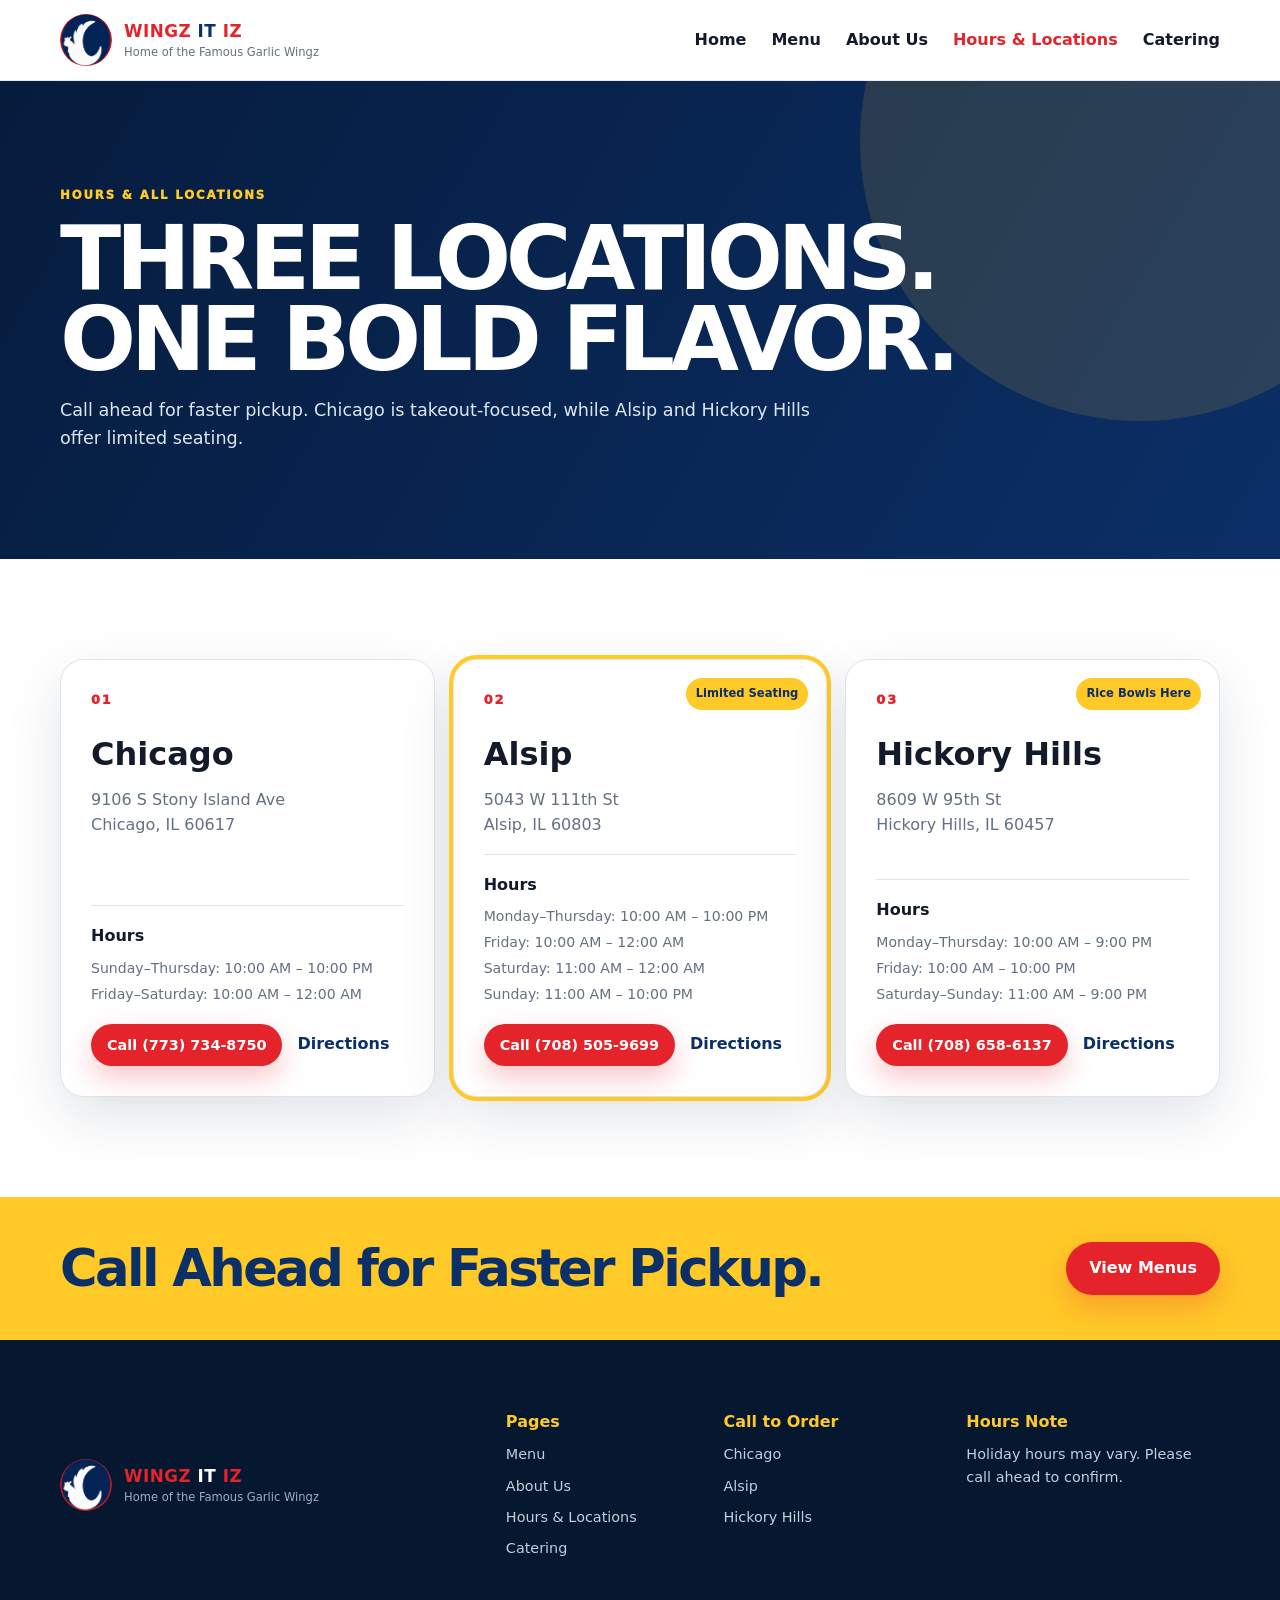
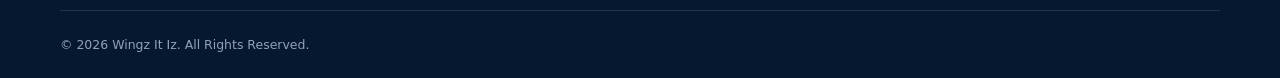
<file: locations.html>
<!DOCTYPE html>
<html lang="en">

<head>

<link rel="icon" type="image/png" sizes="48x48" href="/assets/favicon/favicon-48x48.png">
<link rel="icon" type="image/png" sizes="32x32" href="/assets/favicon/favicon-32x32.png">
<link rel="icon" type="image/png" sizes="16x16" href="/assets/favicon/favicon-16x16.png">

<link rel="apple-touch-icon" sizes="180x180" href="/assets/favicon/apple-touch-icon.png">

<link rel="icon" type="image/png" sizes="192x192" href="/assets/favicon/android-chrome-192x192.png">
<link rel="icon" type="image/png" sizes="512x512" href="/assets/favicon/android-chrome-512x512.png">

    <link
    rel="canonical"
    href="https://wingzitizofficial.com/locations.html"
>

    <meta charset="UTF-8">

    <meta
        name="viewport"
        content="width=device-width, initial-scale=1.0"
    >

    <meta
        name="description"
        content="Find Wingz It Iz locations, hours, phone numbers and directions for Chicago, Alsip and Hickory Hills."
    >

    <meta
        name="theme-color"
        content="#0b2f67"
    >

    <meta property="og:type" content="website">

    <meta property="og:site_name" content="Wingz It Iz">
<meta property="og:locale" content="en_US">

<meta property="og:title"
content="Wingz It Iz Locations & Hours | Chicago, Alsip & Hickory Hills">

<meta property="og:description"
content="Find Wingz It Iz restaurant locations, hours, phone numbers and directions in Chicago, Alsip and Hickory Hills, Illinois.">

<meta property="og:image"
content="https://wingzitizofficial.com/assets/logo.jpg">

<meta property="og:url"
content="https://wingzitizofficial.com/locations.html">

<meta name="twitter:card" content="summary_large_image">

<meta name="twitter:title"
content="Wingz It Iz Locations & Hours">

<meta name="twitter:description"
content="Find Wingz It Iz locations, current hours, phone numbers and directions for Chicago, Alsip and Hickory Hills.">

<meta name="twitter:image"
content="https://wingzitizofficial.com/assets/logo.jpg">

    <title>Hours & Locations | Wingz It Iz</title>

    <link
        rel="stylesheet"
        href="styles.css"
    >

    <script
        defer
        src="script.js"
    ></script>

    <script type="application/ld+json">
{
    "@context": "https://schema.org",
    "@graph": [
        {
            "@type": "Restaurant",
            "@id": "https://wingzitizofficial.com/locations.html#chicago",
            "name": "Wingz It Iz - Chicago",
            "url": "https://wingzitizofficial.com/locations.html#chicago",
            "image": "https://wingzitizofficial.com/assets/logo.jpg",
            "logo": "https://wingzitizofficial.com/assets/logo.jpg",
            "telephone": "+1-773-734-8750",
            "priceRange": "$",
            "servesCuisine": [
                "Chicken Wings",
                "American",
                "Seafood",
                "Sandwiches"
            ],
            "menu": "https://wingzitizofficial.com/menu.html",
            "parentOrganization": {
                "@id": "https://wingzitizofficial.com/#organization"
            },
            "address": {
                "@type": "PostalAddress",
                "streetAddress": "9106 S Stony Island Ave",
                "addressLocality": "Chicago",
                "addressRegion": "IL",
                "postalCode": "60617",
                "addressCountry": "US"
            },
            "hasMap": "https://maps.google.com/?q=9106+S+Stony+Island+Ave+Chicago+IL+60617",
            "openingHoursSpecification": [
                {
                    "@type": "OpeningHoursSpecification",
                    "dayOfWeek": [
                        "Sunday",
                        "Monday",
                        "Tuesday",
                        "Wednesday",
                        "Thursday"
                    ],
                    "opens": "10:00",
                    "closes": "22:00"
                },
                {
                    "@type": "OpeningHoursSpecification",
                    "dayOfWeek": [
                        "Friday",
                        "Saturday"
                    ],
                    "opens": "10:00",
                    "closes": "24:00"
                }
            ]
        },
        {
            "@type": "Restaurant",
            "@id": "https://wingzitizofficial.com/locations.html#alsip",
            "name": "Wingz It Iz - Alsip",
            "url": "https://wingzitizofficial.com/locations.html#alsip",
            "image": "https://wingzitizofficial.com/assets/logo.jpg",
            "logo": "https://wingzitizofficial.com/assets/logo.jpg",
            "telephone": "+1-708-505-9699",
            "priceRange": "$",
            "servesCuisine": [
                "Chicken Wings",
                "American",
                "Seafood",
                "Sandwiches"
            ],
            "menu": "https://wingzitizofficial.com/menu.html",
            "parentOrganization": {
                "@id": "https://wingzitizofficial.com/#organization"
            },
            "address": {
                "@type": "PostalAddress",
                "streetAddress": "5043 W 111th St",
                "addressLocality": "Alsip",
                "addressRegion": "IL",
                "postalCode": "60803",
                "addressCountry": "US"
            },
            "hasMap": "https://maps.google.com/?q=5043+W+111th+St+Alsip+IL+60803",
            "openingHoursSpecification": [
                {
                    "@type": "OpeningHoursSpecification",
                    "dayOfWeek": [
                        "Monday",
                        "Tuesday",
                        "Wednesday",
                        "Thursday"
                    ],
                    "opens": "10:00",
                    "closes": "22:00"
                },
                {
                    "@type": "OpeningHoursSpecification",
                    "dayOfWeek": "Friday",
                    "opens": "10:00",
                    "closes": "24:00"
                },
                {
                    "@type": "OpeningHoursSpecification",
                    "dayOfWeek": "Saturday",
                    "opens": "11:00",
                    "closes": "24:00"
                },
                {
                    "@type": "OpeningHoursSpecification",
                    "dayOfWeek": "Sunday",
                    "opens": "11:00",
                    "closes": "22:00"
                }
            ]
        },
        {
            "@type": "Restaurant",
            "@id": "https://wingzitizofficial.com/locations.html#hickory-hills",
            "name": "Wingz It Iz - Hickory Hills",
            "url": "https://wingzitizofficial.com/locations.html#hickory-hills",
            "image": "https://wingzitizofficial.com/assets/logo.jpg",
            "logo": "https://wingzitizofficial.com/assets/logo.jpg",
            "telephone": "+1-708-658-6137",
            "priceRange": "$",  
            "servesCuisine": [
                "Chicken Wings",
                "American",
                "Seafood",
                "Philly Sandwiches",
                "Rice Bowls"
            ],
            "menu": "https://wingzitizofficial.com/menu.html",
            "parentOrganization": {
                "@id": "https://wingzitizofficial.com/#organization"
            },
            "address": {
                "@type": "PostalAddress",
                "streetAddress": "8609 W 95th St",
                "addressLocality": "Hickory Hills",
                "addressRegion": "IL",
                "postalCode": "60457",
                "addressCountry": "US"
            },
            "hasMap": "https://maps.google.com/?q=8609+W+95th+St+Hickory+Hills+IL+60457",
            "openingHoursSpecification": [
                {
                    "@type": "OpeningHoursSpecification",
                    "dayOfWeek": [
                        "Monday",
                        "Tuesday",
                        "Wednesday",
                        "Thursday"
                    ],
                    "opens": "10:00",
                    "closes": "21:00"
                },
                {
                    "@type": "OpeningHoursSpecification",
                    "dayOfWeek": "Friday",
                    "opens": "10:00",
                    "closes": "22:00"
                },
                {
                    "@type": "OpeningHoursSpecification",
                    "dayOfWeek": [
                        "Saturday",
                        "Sunday"
                    ],
                    "opens": "11:00",
                    "closes": "21:00"
                }
            ]
        }
    ]
}
</script>

</head>

<body>

    <a
        class="skip-link"
        href="#main"
    >
        Skip to content
    </a>

    <!-- =========================
         Header
    ========================== -->

    <header class="site-header">

        <div class="container nav-wrap">

            <a
                class="brand"
                href="index.html"
                aria-label="Wingz It Iz Home"
            >

                <img
                    src="assets/logo.jpg"
                    alt="Wingz It Iz Logo"
                >

                <span>
                    <strong class="brand-name">

    <span class="brand-red">
        Wingz
    </span>

    <span class="brand-blue">
        It
    </span>

    <span class="brand-red">
        Iz
    </span>

</strong>
                    <small>Home of the Famous Garlic Wingz</small>
                </span>

            </a>

<button
    class="nav-toggle"
    type="button"
    aria-expanded="false"
                aria-controls="primary-nav"
                aria-label="Open Menu"
            >
                <span></span>
                <span></span>
                <span></span>
            </button>

            <nav
                id="primary-nav"
                class="primary-nav"
                aria-label="Primary Navigation"
            >

                <a href="index.html">Home</a>

                <a href="menu.html">
                    Menu
                </a>

                <a href="about.html">
                    About Us
                </a>

                <a
                    class="active"
                    href="locations.html"
                >
                    Hours & Locations
                </a>

                <a href="catering.html">
                    Catering
                </a>

            </nav>

        </div>

    </header>

    <!-- =========================
         Main
    ========================== -->

    <main id="main">

        <!-- Hero -->

        <section class="page-hero">

            <div class="container">

                <p class="eyebrow">
                    Hours & All Locations
                </p>

                <h1>
                    Three Locations. One Bold Flavor.
                </h1>

                <p>
                    Call ahead for faster pickup. Chicago is
                    takeout-focused, while Alsip and Hickory Hills
                    offer limited seating.
                </p>

            </div>

        </section>

        <!-- Locations -->

        <section class="section">

            <div class="container location-page-grid">

                <!-- Chicago -->

                <article
    id="chicago"
    class="location-card"
>

                    <div class="location-number">
                        01
                    </div>

                    <h3>
                        Chicago
                    </h3>

                    <p>
                        9106 S Stony Island Ave
                        <br>
                        Chicago, IL 60617
                    </p>

                    <div class="hours">

                        <b>Hours</b>

                        <span>
                            Sunday–Thursday:
                            10:00 AM – 10:00 PM
                        </span>

                        <span>
                            Friday–Saturday:
                            10:00 AM – 12:00 AM
                        </span>

                    </div>

                    <div class="card-actions">

                        <a
                            class="button button-small"
                            href="tel:+17737348750"
                        >
                            Call (773) 734-8750
                        </a>

                        <a
                            href="https://maps.google.com/?q=9106+S+Stony+Island+Ave+Chicago+IL+60617"
                            target="_blank"
                            rel="noopener"
                        >
                            Directions
                        </a>

                    </div>

                </article>

                <!-- Alsip -->

<article
    id="alsip"
    class="location-card featured"
>

                    <div class="badge">
                        Limited Seating
                    </div>

                    <div class="location-number">
                        02
                    </div>

                    <h3>
                        Alsip
                    </h3>

                    <p>
                        5043 W 111th St
                        <br>
                        Alsip, IL 60803
                    </p>

                    <div class="hours">

                        <b>Hours</b>

                        <span>
                            Monday–Thursday:
                            10:00 AM – 10:00 PM
                        </span>

                        <span>
                            Friday:
                            10:00 AM – 12:00 AM
                        </span>

                        <span>
                            Saturday:
                            11:00 AM – 12:00 AM
                        </span>

                        <span>
                            Sunday:
                            11:00 AM – 10:00 PM
                        </span>

                    </div>

                    <div class="card-actions">

                        <a
                            class="button button-small"
                            href="tel:+17085059699"
                        >
                            Call (708) 505-9699
                        </a>

                        <a
                            href="https://maps.google.com/?q=5043+W+111th+St+Alsip+IL+60803"
                            target="_blank"
                            rel="noopener"
                        >
                            Directions
                        </a>

                    </div>

                </article>

                <!-- Hickory Hills -->

                <article
    id="hickory-hills"
    class="location-card"
>


                    <div class="badge">
                        Rice Bowls Here
                    </div>

                    <div class="location-number">
                        03
                    </div>

                    <h3>
                        Hickory Hills
                    </h3>

                    <p>
                        8609 W 95th St
                        <br>
                        Hickory Hills, IL 60457
                    </p>

                    <div class="hours">

                        <b>Hours</b>

                        <span>
                            Monday–Thursday:
                            10:00 AM – 9:00 PM
                        </span>

                        <span>
                            Friday:
                            10:00 AM – 10:00 PM
                        </span>

                        <span>
                            Saturday–Sunday:
                            11:00 AM – 9:00 PM
                        </span>

                    </div>

                    <div class="card-actions">

                        <a
                            class="button button-small"
                            href="tel:+17086586137"
                        >
                            Call (708) 658-6137
                        </a>

                        <a
                            href="https://maps.google.com/?q=8609+W+95th+St+Hickory+Hills+IL+60457"
                            target="_blank"
                            rel="noopener"
                        >
                            Directions
                        </a>

                    </div>

                </article>

            </div>

        </section>

        <!-- CTA -->

        <section class="cta-band">

            <div class="container">

                <h2>
                    Call Ahead for Faster Pickup.
                </h2>

                <a
                    class="button"
                    href="menu.html"
                >
                    View Menus
                </a>

            </div>

        </section>

    </main>

    <!-- =========================
         Footer
    ========================== -->

    <footer>

        <div class="container footer-grid">

            <div class="brand footer-brand">

                <img
                    src="assets/logo.jpg"
                    alt="Wingz It Iz Logo"
                >
<span>

    <strong class="brand-name brand-name-light">

        <span class="brand-red">
            Wingz
        </span>

        <span class="brand-blue">
            It
        </span>

        <span class="brand-red">
            Iz
        </span>

    </strong>

    <small>
        Home of the Famous Garlic Wingz
    </small>

</span>

            </div>

            <div>

                <b>Pages</b>

                <a href="menu.html">Menu</a>
                <a href="about.html">About Us</a>
                <a href="locations.html">Hours & Locations</a>
                <a href="catering.html">Catering</a>

            </div>

            <div>

                <b>Call to Order</b>

                <a href="tel:+17737348750">
                    Chicago
                </a>

                <a href="tel:+17085059699">
                    Alsip
                </a>

                <a href="tel:+17086586137">
                    Hickory Hills
                </a>

            </div>

            <div>

                <b>Hours Note</b>

                <p>
                    Holiday hours may vary.
                    Please call ahead to confirm.
                </p>

            </div>

        </div>

        <div class="container footer-bottom">

            <span>
                &copy;
                <span data-year></span>
                Wingz It Iz.
                All Rights Reserved.
            </span>
            
        </div>

    </footer>

    <!-- Mobile Call Button -->

    <div class="mobile-order">

        <a href="locations.html">
            Call to Order
        </a>

    </div>

</body>

</html>
</file>
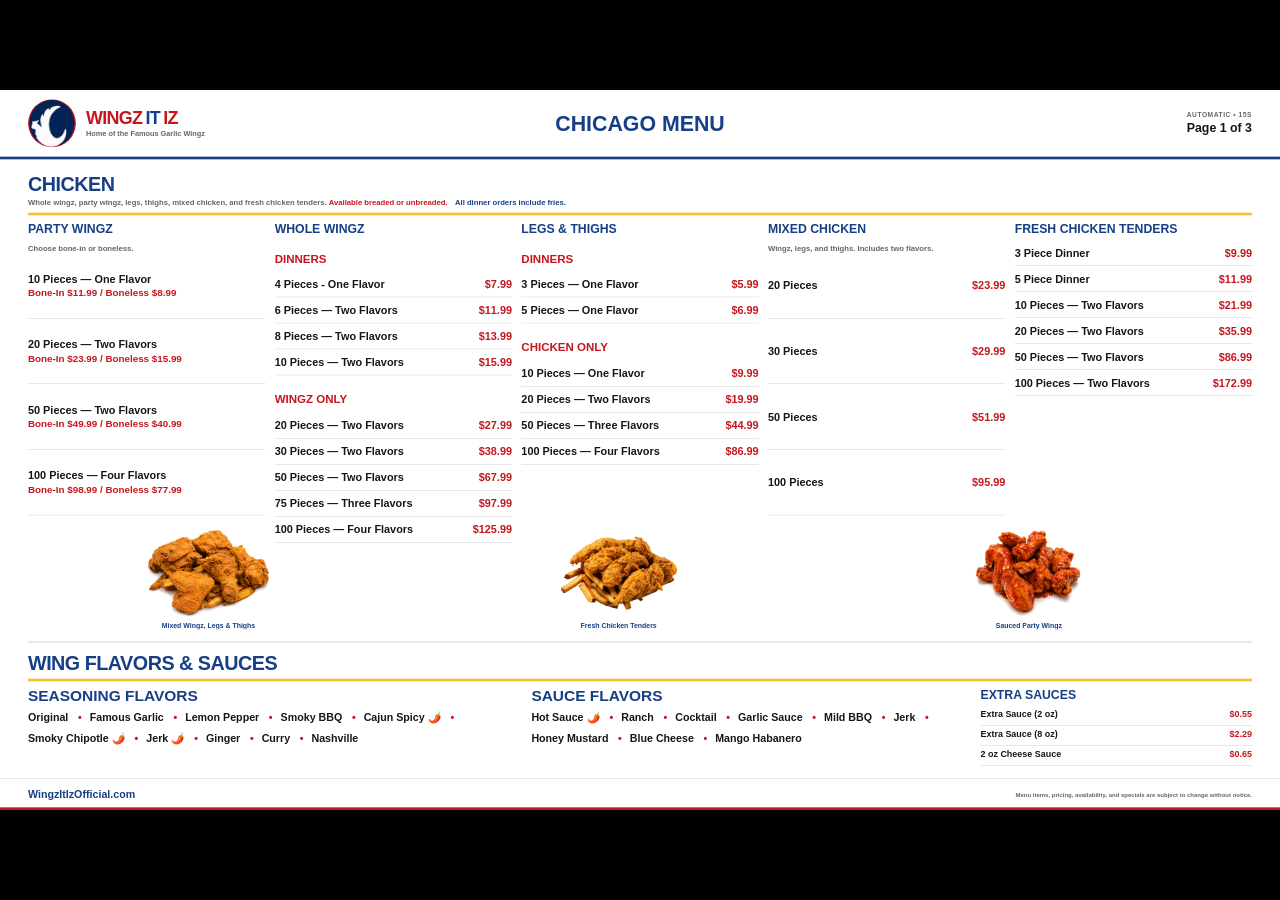
<file: tv-menu.html>
<!DOCTYPE html>
<html lang="en">
<head>

<link rel="icon" type="image/png" sizes="48x48" href="/assets/favicon/favicon-48x48.png">
<link rel="icon" type="image/png" sizes="32x32" href="/assets/favicon/favicon-32x32.png">
<link rel="icon" type="image/png" sizes="16x16" href="/assets/favicon/favicon-16x16.png">

<link rel="apple-touch-icon" sizes="180x180" href="/assets/favicon/apple-touch-icon.png">

<link rel="icon" type="image/png" sizes="192x192" href="/assets/favicon/android-chrome-192x192.png">
<link rel="icon" type="image/png" sizes="512x512" href="/assets/favicon/android-chrome-512x512.png">

    <meta
    name="robots"
    content="noindex, nofollow"
>

    <meta charset="UTF-8">

    <meta
        name="viewport"
        content="width=device-width, initial-scale=1.0"
    >

    <meta
        name="description"
        content="Wingz It Iz digital restaurant menu board."
    >

    <title>Digital Menu | Wingz It Iz</title>

    <link rel="stylesheet" href="tv-menu.css">
</head>

<body>

    <div class="tv-screen">
        <main class="tv-board">

        <header class="tv-header">

            <div class="tv-brand">
                <img
                    src="assets/logo.jpg"
                    alt="Wingz It Iz"
                >

                <div class="tv-brand-copy">
                    <strong class="tv-brand-name">
                        <span class="brand-red">Wingz</span>
                        <span class="brand-blue">It</span>
                        <span class="brand-red">Iz</span>
                    </strong>

                    <span class="tv-tagline">
                        Home of the Famous Garlic Wingz
                    </span>
                </div>
            </div>

            <div class="tv-location">
                <span class="tv-location-label">
                    Digital Menu
                </span>

                <h1 id="tv-location-title">
                    Chicago Menu
                </h1>
            </div>

            <div class="tv-page-status">
                <span id="tv-mode-label">
                    Automatic
                </span>

                <strong id="tv-page-number">
                    Page 1 of 3
                </strong>
            </div>

        </header>

        <section
            id="tv-page"
            class="tv-page"
            aria-live="polite"
        ></section>

        <footer class="tv-footer">

            <span class="tv-footer-domain">
                WingzItIzOfficial.com
            </span>

            <span class="tv-footer-note">
                Menu items, pricing, availability, and specials
                are subject to change without notice.
            </span>

            <span
                id="tv-progress"
                class="tv-progress"
                aria-hidden="true"
            ></span>

        </footer>

        </main>
    </div>

    <div
        id="tv-error"
        class="tv-error"
        hidden
    >
        <h2>Menu unavailable</h2>

        <p>
            Check the location in the TV menu URL.
        </p>
    </div>

    <!-- Shared website and TV menu information -->
    <script src="menu-data.js"></script>

    <!-- TV menu renderer -->
    <script src="tv-menu.js"></script>

</body>
</html>
</file>
<file: styles.css>
:root {
    --blue:#0b2f67;
    --blue2:#061c3d;
    --red:#e5232a;
    --yellow:#ffc928;
    --ink:#131b2a;
    --muted:#647084;
    --cream:#fff9eb;
    --line:#dfe5ed;
    --white:#fff;
    --radius:24px;
    --shadow:0 20px 55px rgba(7, 29, 62, .12)
}

* {
    box-sizing:border-box
}

html {
    scroll-behavior:smooth
}

body {
    margin:0;
    font-family:Inter, ui-sans-serif, system-ui, -apple-system, BlinkMacSystemFont, "Segoe UI", sans-serif;
    color:var(--ink);
    background:#fff;
    line-height:1.55
}

img {
    display:block;
    max-width:100%
}

a {
    text-decoration:none;
    color:inherit
}

.container {
    width:min(1160px, calc(100% - 40px));
    margin:auto
}

.skip-link {
    position:absolute;
    left:-9999px
}

.skip-link:focus {
    left:12px;
    top:12px;
    z-index:1000;
    background:#fff;
    padding:10px
}

.site-header {
    position:sticky;
    top:0;
    z-index:100;
    background:rgba(255, 255, 255, .95);
    backdrop-filter:blur(14px);
    border-bottom:1px solid rgba(10, 47, 103, .1)
}

.nav-wrap {
    height:80px;
    display:flex;
    align-items:center;
    justify-content:space-between
}

.brand {
    display:flex;
    align-items:center;
    gap:12px
}

.brand img {
    width:52px;
    height:52px;
    border-radius:50%;
    object-fit:cover;
}

.brand > span {
    display:flex;
    flex-direction:column;
}

.brand strong {
    font-size:1.05rem;
    color:var(--blue);
    text-transform:uppercase;
    letter-spacing:.03em
}

.brand small {
    font-size:.72rem;
    color:var(--muted)
}

.primary-nav {
    display:flex;
    align-items:center;
    gap:25px;
    font-weight:800
}

.primary-nav>a:not(.button):hover {
    color:var(--red)
}

.nav-toggle {
    display:none;
    border:0;
    background:none;
    padding:8px
}

.nav-toggle span {
    display:block;
    width:25px;
    height:2px;
    background:var(--blue);
    margin:5px
}

.button {
    display:inline-flex;
    align-items:center;
    justify-content:center;
    background:var(--red);
    color:#fff;
    border:0;
    border-radius:999px;
    padding:14px 23px;
    font-weight:900;
    box-shadow:0 12px 28px rgba(229, 35, 42, .25);
    cursor:pointer;
    transition:.2s
}

.button:hover {
    transform:translateY(-2px)
}

.button-small {
    padding:10px 16px;
    font-size:.9rem
}

.button-ghost {
    background:transparent;
    border:1px solid rgba(255, 255, 255, .65);
    box-shadow:none
}

.eyebrow {
    text-transform:uppercase;
    letter-spacing:.16em;
    font-size:.73rem;
    font-weight:950;
    color:var(--red);
    margin:0 0 14px
}

h1, h2, h3, h4, p {
    margin-top:0
}

h1 {
    font-size:clamp(3.4rem, 7vw, 6.7rem);
    line-height:.9;
    letter-spacing:-.06em;
    text-transform:uppercase;
    margin-bottom:24px
}

h2 {
    font-size:clamp(2.4rem, 4.4vw, 4.4rem);
    line-height:.98;
    letter-spacing:-.05em
}

.hero {
    position:relative;
    overflow:hidden;
    color:#fff;
    background:linear-gradient(120deg, var(--blue2), var(--blue));
    min-height:690px
}

.hero:after {
    content:"";
    position:absolute;
    right:-180px;
    top:-250px;
    width:700px;
    height:700px;
    border-radius:50%;
    background:var(--yellow);
    opacity:.14
}

.hero-grid {
    position: relative;
    z-index: 2;
    display: grid;
    grid-template-columns: minmax(0, 1.35fr) minmax(360px, 0.65fr);
    align-items: center;
    gap: 34px;
    min-height: 690px;
    padding: 70px 0;
}

.hero-copy {
    min-width: 0;
    width: 100%;
}

.hero-copy h1 {
    width: 100%;
    max-width: none;
    font-size: clamp(3.2rem, 5.8vw, 6rem);
    line-height: 0.9;
}

.hero-copy>p:not(.eyebrow) {
    font-size:1.1rem;
    color:#e6edf8;
    max-width:650px
}

.hero-copy {
    max-width: 760px;
}

.hero .eyebrow {
    color:var(--yellow)
}

.hero-actions {
    display:flex;
    gap:12px;
    margin:32px 0
}

.hero-pills {
    display:flex;
    gap:9px;
    flex-wrap:wrap
}

.hero-pills span {
    border:1px solid rgba(255, 255, 255, .18);
    background:rgba(255, 255, 255, .08);
    padding:8px 12px;
    border-radius:999px;
    font-size:.82rem;
    font-weight:750
}

.hero-photo-card {
    position:relative;
    transform:rotate(2deg)
}

.hero-photo-card:before {
    content:"";
    position:absolute;
    inset:26px -20px -20px 26px;
    background:var(--yellow);
    border-radius:32px
}

.hero-photo-card img {
    position:relative;
    width:100%;
    height:530px;
    object-fit:cover;
    border-radius:30px;
    box-shadow:0 30px 80px rgba(0, 0, 0, .35)
}

.quick-bar {
    background:var(--yellow)
}

.quick-grid {
    display:grid;
    grid-template-columns:repeat(3, 1fr)
}

.quick-grid a {
    padding:22px 28px;
    display:flex;
    flex-direction:column;
    border-right:1px solid rgba(11, 47, 103, .18)
}

.quick-grid a:last-child {
    border:0
}

.quick-grid b {
    color:var(--blue)
}

.quick-grid span {
    font-size:.84rem;
    color:#514b31
}

.section {
    padding:100px 0
}

.section-heading {
    display:grid;
    grid-template-columns:1.1fr .9fr;
    gap:60px;
    align-items:end;
    margin-bottom:42px
}

.section-heading h2 {
    margin:0
}

.section-heading>p {
    color:var(--muted);
    margin:0
}

.favorites-section {
    background:#fff
}

.featured-grid {
    display:grid;
    grid-template-columns:repeat(4, 1fr);
    grid-auto-rows:270px;
    gap:16px
}

.feature-card {
    position:relative;
    overflow:hidden;
    border-radius:22px;
    background:#111
}

.feature-card.feature-wide {
    grid-column:span 2;
    grid-row:span 2
}

.feature-card img {
    width:100%;
    height:100%;
    object-fit:cover;
    transition:transform .5s
}

.feature-card:hover img {
    transform:scale(1.045)
}

.feature-card:after {
    content:"";
    position:absolute;
    inset:0;
    background:linear-gradient(180deg, transparent 35%, rgba(0, 0, 0, .85))
}

.feature-card div {
    position:absolute;
    z-index:2;
    left:22px;
    right:22px;
    bottom:20px;
    color:#fff
}

.feature-card span {
    font-size:.72rem;
    text-transform:uppercase;
    letter-spacing:.13em;
    font-weight:900;
    color:var(--yellow)
}

.feature-card h3 {
    font-size:1.55rem;
    margin:4px 0
}

.feature-wide h3 {
    font-size:2.4rem
}

.feature-card p {
    margin:0;
    color:#e9edf3
}

.menu-section {
    background:var(--cream)
}

.location-switcher {
    display:inline-flex;
    background:#e7ebf1;
    padding:5px;
    border-radius:999px;
    margin-bottom:28px
}

.location-tab {
    border:0;
    background:transparent;
    padding:12px 18px;
    border-radius:999px;
    font-weight:900;
    color:var(--blue);
    cursor:pointer
}

.location-tab.active {
    background:var(--blue);
    color:#fff
}

.menu-panel {
    background:#fff;
    border:1px solid var(--line);
    border-radius:var(--radius);
    padding:32px;
    box-shadow:var(--shadow)
}

.menu-intro {
    display:flex;
    justify-content:space-between;
    gap:25px;
    align-items:center;
    padding-bottom:25px;
    border-bottom:1px solid var(--line)
}

.menu-intro h3 {
    font-size:2rem;
    margin-bottom:5px
}

.menu-intro p {
    color:var(--muted);
    margin-bottom:0
}

.menu-label {
    color:var(--red)!important;
    text-transform:uppercase;
    letter-spacing:.12em;
    font-size:.72rem;
    font-weight:900
}

.menu-cards {
    display:grid;
    grid-template-columns:repeat(4, 1fr);
    gap:15px;
    padding-top:24px
}

.menu-cards article {
    padding:22px;
    background:#f6f8fb;
    border-radius:17px;
    border-top:4px solid var(--yellow)
}

.menu-cards h4 {
    font-size:1.05rem;
    margin-bottom:8px
}

.menu-cards p {
    font-size:.89rem;
    color:var(--muted);
    margin:0
}

.price-note {
    font-size:.8rem;
    color:var(--muted);
    margin:18px 4px 0
}

.photo-strip {
    padding:0;
    background:#061c3d;
    overflow:hidden
}

.photo-strip-track {
    display:grid;
    grid-template-columns:repeat(5, 1fr);
    height:270px
}

.photo-strip img {
    width:100%;
    height:100%;
    object-fit:cover
}

.locations-section {
    background:var(--blue);
    color:#fff
}

.locations-section .eyebrow {
    color:var(--yellow)
}

.locations-section .section-heading>p {
    color:#cbd7e8
}

.location-cards {
    display:grid;
    grid-template-columns:repeat(3, 1fr);
    gap:18px
}

.location-card {
    position:relative;
    background:#fff;
    color:var(--ink);
    padding:30px;
    border-radius:var(--radius);
    min-height:430px;
    display:flex;
    flex-direction:column
}

.location-card.featured {
    outline:4px solid var(--yellow)
}

.location-number {
    font-weight:950;
    font-size:.8rem;
    color:var(--red);
    letter-spacing:.15em
}

.location-card h3 {
    font-size:2rem;
    margin:20px 0 8px
}

.location-card>p, .hours span {
    color:var(--muted)
}

.badge {
    position:absolute;
    right:18px;
    top:18px;
    background:var(--yellow);
    color:var(--blue);
    font-size:.72rem;
    font-weight:900;
    padding:7px 10px;
    border-radius:999px
}

.hours {
    display:flex;
    flex-direction:column;
    gap:4px;
    padding:18px 0;
    margin-top:auto;
    border-top:1px solid var(--line)
}

.hours b {
    margin-bottom:5px
}

.hours span {
    font-size:.88rem
}

.card-actions {
    display:flex;
    align-items:center;
    gap:15px
}

.card-actions>a:last-child {
    font-weight:900;
    color:var(--blue)
}

.catering-section {
    background:#fff
}

.catering-card {
    display:grid;
    grid-template-columns:1fr 1fr;
    overflow:hidden;
    border-radius:30px;
    background:var(--yellow);
    min-height:500px
}

.catering-photo img {
    width:100%;
    height:100%;
    object-fit:cover
}

.catering-copy {
    padding:58px;
    display:flex;
    flex-direction:column;
    justify-content:center
}

.catering-copy .eyebrow {
    color:var(--blue)
}

.catering-copy p {
    color:#4b4837
}

.catering-copy .button {
    align-self:flex-start
}

.about-section {
    background:#f3f6fa
}

.about-grid {
    display:grid;
    grid-template-columns:1fr 1fr;
    gap:70px
}

.about-grid h2 {
    margin:0
}

.about-grid p {
    color:var(--muted);
    font-size:1.04rem
}

footer {
    background:#06182f;
    color:#fff;
    padding:70px 0 24px
}

.footer-grid {
    display:grid;
    grid-template-columns:1.6fr .7fr .8fr 1fr;
    gap:40px
}

.footer-brand strong {
    color:#fff
}

.footer-brand small {
    color:#9dadc4
}

.footer-grid>div:not(.brand) {
    display:flex;
    flex-direction:column;
    gap:9px
}

.footer-grid b {
    color:var(--yellow)
}

.footer-grid a, .footer-grid p {
    font-size:.9rem;
    color:#c3cede;
    margin:0
}

.footer-bottom {
    display:flex;
    justify-content:space-between;
    border-top:1px solid rgba(255, 255, 255, .12);
    padding-top:24px;
    margin-top:50px;
    font-size:.78rem;
    color:#91a1b7
}

.menu-dialog {
    width:min(1100px, calc(100% - 28px));
    max-height:92vh;
    border:0;
    border-radius:24px;
    padding:0;
    box-shadow:0 30px 100px rgba(0, 0, 0, .4)
}

.menu-dialog::backdrop {
    background:rgba(2, 15, 34, .82);
    backdrop-filter:blur(5px)
}

.dialog-head {
    position:sticky;
    top:0;
    background:#fff;
    display:flex;
    justify-content:space-between;
    align-items:center;
    padding:22px 28px;
    border-bottom:1px solid var(--line);
    z-index:2
}

.dialog-head h2 {
    margin:0;
    font-size:2rem
}

.dialog-close {
    border:0;
    background:#edf1f6;
    width:42px;
    height:42px;
    border-radius:50%;
    font-size:1.7rem;
    cursor:pointer
}

.menu-gallery {
    padding:24px;
    display:grid;
    gap:20px
}

.menu-gallery img {
    width:100%;
    border-radius:14px;
    border:1px solid var(--line)
}

.mobile-order {
    display:none
}

@media(max-width:950px) {
    .nav-toggle {
        display:block
    }

    .primary-nav {
        position:absolute;
        left:20px;
        right:20px;
        top:72px;
        background:#fff;
        border:1px solid var(--line);
        border-radius:18px;
        padding:18px;
        flex-direction:column;
        align-items:stretch;
        gap:5px;
        box-shadow:var(--shadow);
        display:none
    }

    .primary-nav.open {
        display:flex
    }

    .primary-nav a {
        padding:9px
    }

    .hero-grid {
        grid-template-columns:1fr;
        min-height:auto;
        padding:85px 0
    }

    .hero-photo-card {
        max-width:580px
    }

    .hero-photo-card img {
        height:440px
    }

    .section-heading, .about-grid {
        grid-template-columns:1fr;
        gap:20px
    }

    .featured-grid {
        grid-template-columns:repeat(2, 1fr)
    }

    .menu-cards {
        grid-template-columns:1fr 1fr
    }

    .location-cards {
        grid-template-columns:1fr
    }

    .location-card {
        min-height:auto
    }

    .catering-card {
        grid-template-columns:1fr
    }

    .catering-photo {
        height:420px
    }

    .footer-grid {
        grid-template-columns:1fr 1fr
    }

    .photo-strip-track {
        grid-template-columns:repeat(3, 1fr)
    }

    .photo-strip img:nth-child(n+4) {
        display:none
    }

}

@media(max-width:620px) {
    .container {
        width:min(100% - 28px, 1160px)
    }

    .nav-wrap {
        height:70px
    }

    .brand img {
        width:45px;
        height:45px
    }

    .brand small {
        display:none
    }

    .hero-grid {
        padding:65px 0 80px
    }

    .hero h1 {
        font-size:3.5rem
    }

    .hero-actions {
        flex-direction:column
    }

    .hero-photo-card {
        transform:none
    }

    .hero-photo-card:before {
        inset:14px -8px -10px 14px
    }

    .hero-photo-card img {
        height:360px
    }

    .quick-grid {
        grid-template-columns:1fr
    }

    .quick-grid a {
        border-right:0;
        border-bottom:1px solid rgba(11, 47, 103, .18);
        padding:17px 8px
    }

    .section {
        padding:72px 0
    }

    .section-heading {
        margin-bottom:30px
    }

    .featured-grid {
        grid-template-columns:1fr;
        grid-auto-rows:280px
    }

    .feature-card.feature-wide {
        grid-column:auto;
        grid-row:auto
    }

    .feature-wide h3 {
        font-size:1.7rem
    }

    .location-switcher {
        display:grid;
        grid-template-columns:1fr 1fr;
        width:100%
    }

    .location-tab {
        font-size:.84rem;
        padding:11px 8px
    }

    .menu-panel {
        padding:20px
    }

    .menu-intro {
        align-items:flex-start;
        flex-direction:column
    }

    .menu-cards {
        grid-template-columns:1fr
    }

    .photo-strip-track {
        height:220px;
        grid-template-columns:1fr 1fr
    }

    .photo-strip img:nth-child(n+3) {
        display:none
    }

    .catering-photo {
        height:300px
    }

    .catering-copy {
        padding:35px 24px
    }

    .footer-grid {
        grid-template-columns:1fr
    }

    .footer-bottom {
        flex-direction:column;
        gap:7px
    }

    .menu-gallery {
        padding:12px
    }

    .dialog-head {
        padding:17px
    }

    .mobile-order {
        display:block;
        position:fixed;
        z-index:80;
        left:14px;
        right:14px;
        bottom:14px
    }

    .mobile-order a {
        display:block;
        text-align:center;
        background:var(--red);
        color:#fff;
        border-radius:999px;
        padding:14px;
        font-weight:950;
        box-shadow:0 12px 30px rgba(0, 0, 0, .25)
    }

    body {
        padding-bottom:72px
    }

}

.page-hero {
    position:relative;
    overflow:hidden;
    background:linear-gradient(120deg, var(--blue2), var(--blue));
    color:#fff;
    padding:105px 0 90px
}

.page-hero:after {
    content:"";
    position:absolute;
    right:-140px;
    top:-220px;
    width:560px;
    height:560px;
    border-radius:50%;
    background:var(--yellow);
    opacity:.13
}

.page-hero .container {
    position:relative;
    z-index:2
}

.page-hero h1 {
    max-width:900px;
    margin-bottom:18px
}

.page-hero p:not(.eyebrow) {
    max-width:760px;
    color:#dce6f4;
    font-size:1.1rem
}

.page-hero .eyebrow {
    color:var(--yellow)
}

.primary-nav a.active {
    color:var(--red)
}

.content-card {
    background:#fff;
    border:1px solid var(--line);
    border-radius:var(--radius);
    padding:34px;
    box-shadow:var(--shadow)
}

.story-grid {
    display:grid;
    grid-template-columns:1fr 1fr;
    gap:24px
}

.story-grid img {
    width:100%;
    height:100%;
    min-height:440px;
    object-fit:cover;
    border-radius:var(--radius)
}

.values-grid {
    display:grid;
    grid-template-columns:repeat(4, 1fr);
    gap:16px
}

.value-card {
    background:#f5f7fa;
    border-top:5px solid var(--yellow);
    padding:25px;
    border-radius:18px
}

.value-card h3 {
    margin-bottom:8px
}

.value-card p {
    color:var(--muted);
    margin:0
}

.location-page-grid {
    display:grid;
    grid-template-columns:repeat(3, 1fr);
    gap:18px
}

.location-page-grid .location-card {
    border:1px solid var(--line);
    box-shadow:var(--shadow)
}

.catering-options {
    display:grid;
    grid-template-columns:repeat(3, 1fr);
    gap:18px
}

.catering-option {
    overflow:hidden;
    border:1px solid var(--line);
    border-radius:22px;
    background:#fff
}

.catering-option img {
    width:100%;
    height:250px;
    object-fit:cover
}

.catering-option div {
    padding:24px
}

.catering-option p {
    color:var(--muted);
    margin-bottom:0
}

.cta-band {
    background:var(--yellow);
    padding:45px 0
}

.cta-band .container {
    display:flex;
    justify-content:space-between;
    align-items:center;
    gap:30px
}

.cta-band h2 {
    font-size:clamp(2rem, 4vw, 3.5rem);
    margin:0;
    color:var(--blue)
}

.menu-page-section {
    background:var(--cream)
}

@media(max-width:950px) {
    .values-grid {
        grid-template-columns:1fr 1fr
    }

    .location-page-grid, .catering-options {
        grid-template-columns:1fr
    }

    .story-grid {
        grid-template-columns:1fr
    }

    .cta-band .container {
        align-items:flex-start;
        flex-direction:column
    }

}

@media(max-width:620px) {
    .page-hero {
        padding:75px 0 65px
    }

    .page-hero h1 {
        font-size:3.3rem
    }

    .values-grid {
        grid-template-columns:1fr
    }

    .content-card {
        padding:24px
    }

}


/* =========================================================
   MENU PAGE
========================================================= */

.menu-switcher {
    padding: 28px 0;
    background: var(--cream);
    border-bottom: 1px solid var(--line);
}

.menu-switcher .container {
    display: flex;
    justify-content: center;
    gap: 14px;
    flex-wrap: wrap;
}

.location-btn {
    min-width: 190px;
    padding: 14px 24px;
    border: 2px solid var(--blue);
    border-radius: 999px;
    background: transparent;
    color: var(--blue);
    font: inherit;
    font-weight: 900;
    cursor: pointer;
    transition: transform .2s ease, background .2s ease, color .2s ease;
}

.location-btn:hover {
    transform: translateY(-2px);
}

.location-btn.active {
    background: var(--blue);
    color: var(--white);
}

.sticky-menu {
    position: sticky;
    top: 80px;
    z-index: 20;
    background: rgba(255, 255, 255, .96);
    border-bottom: 1px solid var(--line);
    box-shadow: 0 8px 24px rgba(7, 29, 62, .08);
    backdrop-filter: blur(12px);
}

.sticky-menu .container {
    display: flex;
    gap: 10px;
    overflow-x: auto;
    padding-top: 13px;
    padding-bottom: 13px;
    scrollbar-width: thin;
}

.sticky-menu a {
    flex: 0 0 auto;
    padding: 9px 15px;
    border-radius: 999px;
    background: #f2f5f9;
    color: var(--blue);
    font-size: .9rem;
    font-weight: 850;
    white-space: nowrap;
}

.sticky-menu a:hover,
.sticky-menu a.active {
    background: var(--red);
    color: var(--white);
}

.menu-location {
    display: none;
    background: var(--white);
}

.menu-location.active {
    display: block;
}

.menu-location-inner {
    padding-top: 58px;
    padding-bottom: 90px;
}

.menu-location-heading {
    max-width: 760px;
    margin-bottom: 42px;
}

.menu-location-heading h2 {
    margin-bottom: 14px;
    color: var(--blue);
}

.menu-location-heading > p:last-child {
    margin-bottom: 0;
    color: var(--muted);
    font-size: 1.04rem;
}

.menu-food-section {
    padding: 62px 0;
    border-top: 1px solid var(--line);
    scroll-margin-top: 170px;
}

/* Add extra space between the sticky category bar and the first section */

.menu-render-area .menu-food-section:first-child {
    padding-top: 72px;
}

.menu-food-section:first-of-type {
    border-top: 0;
    padding-top: 0;
}

.menu-section-heading {
    max-width: 760px;
    margin-bottom: 28px;
}

.menu-section-heading h2 {
    margin-bottom: 10px;
    color: var(--blue);
    font-size: clamp(2.2rem, 4vw, 3.6rem);
}

.menu-section-heading > p:last-child {
    margin-bottom: 0;
    color: var(--muted);
}

.menu-feature-layout {
    display: grid;
    grid-template-columns: minmax(0, 1.8fr) minmax(280px, .9fr);
    gap: 28px;
    align-items: stretch;
}

.menu-card-grid {
    display: grid;
    gap: 24px;
    align-items: start;
}

.menu-card-grid-two {
    grid-template-columns: repeat(2, minmax(0, 1fr));
}

.menu-full-row {
    width: 100%;
}

.menu-full-row > .menu-category {
    width: 100%;
}

.menu-photo-space {
    min-height: 100%;
    display: flex;
}

.menu-photo-space span {
    width: 100%;
    min-height: 520px;
    display: flex;
    align-items: center;
    justify-content: center;
    padding: 30px;
    border: 2px dashed #cbd5e1;
    border-radius: var(--radius);
    background: linear-gradient(135deg, #f8fafc, #eef2f7);
    color: #7a8798;
    font-weight: 850;
    text-align: center;
}

.menu-category {
    padding: 28px;
    border: 1px solid var(--line);
    border-radius: var(--radius);
    background: var(--white);
    box-shadow: 0 14px 38px rgba(7, 29, 62, .07);
}

.menu-category h2 {
    position: relative;
    margin: 0 0 24px;
    padding-bottom: 14px;
    color: var(--blue);
    font-size: clamp(1.5rem, 2vw, 2rem);
    line-height: 1.1;
}

.menu-category h2::after {
    content: "";
    position: absolute;
    left: 0;
    bottom: 0;
    width: 72px;
    height: 5px;
    border-radius: 999px;
    background: var(--yellow);
}

.menu-category h3 {
    margin: 28px 0 14px;
    color: var(--blue);
    font-size: 1.1rem;
}

.menu-item {
    display: grid;
    grid-template-columns: minmax(0, 1fr) auto;
    gap: 18px;
    align-items: start;
    padding: 14px 0;
    border-bottom: 1px dashed #ccd4df;
}

.menu-item:last-child {
    border-bottom: 0;
}

.menu-item span:first-child {
    color: var(--ink);
    font-weight: 700;
}

.menu-item span:last-child {
    color: var(--red);
    font-weight: 900;
    text-align: right;
    white-space: nowrap;
}

.menu-note {
    margin: -8px 0 18px;
    color: var(--muted);
    font-size: .95rem;
    line-height: 1.6;
}

.menu-list {
    display: grid;
    grid-template-columns: repeat(2, minmax(0, 1fr));
    gap: 10px 18px;
    margin: 18px 0 0;
    padding: 0;
    list-style: none;
}

.menu-list li {
    position: relative;
    padding-left: 20px;
    color: var(--ink);
    font-weight: 650;
}

.menu-list li::before {
    content: "";
    position: absolute;
    top: .65em;
    left: 0;
    width: 8px;
    height: 8px;
    border-radius: 50%;
    background: var(--yellow);
    transform: translateY(-50%);
}

/* =========================================================
   CONSISTENT MENU BACKGROUND
========================================================= */

.menu-location,
.menu-location-inner,
.menu-food-section {
    background: var(--white);
}


/* =========================================================
   SIMPLE FULL-WIDTH SECTIONS
========================================================= */

.menu-simple-section {
    padding: 42px 0;
}

.menu-simple-list {
    width: 100%;
    display: grid;
    grid-template-columns: repeat(2, minmax(0, 1fr));
    column-gap: 60px;
}

.menu-simple-list .menu-item {
    padding: 17px 0;
}

.menu-drinks-list {
    grid-template-columns: 1fr;
}

.menu-drinks-list .menu-item {
    width: 100%;
}


/* =========================================================
   MOBILE SIMPLE SECTIONS
========================================================= */

@media (max-width: 700px) {

    .menu-simple-list {
        grid-template-columns: 1fr;
        column-gap: 0;
    }

    .menu-simple-section {
        padding: 32px 0;
    }

}

.tag-grid {
    display: flex;
    flex-wrap: wrap;
    gap: 10px;
    margin: 16px 0 24px;
}

.tag-grid span {
    padding: 8px 12px;
    border: 1px solid var(--line);
    border-radius: 999px;
    background: #f7f9fc;
    color: var(--blue);
    font-size: .88rem;
    font-weight: 800;
}

@media (max-width: 950px) {
    .sticky-menu {
        top: 70px;
    }

    .menu-feature-layout {
        grid-template-columns: 1fr;
    }

    .menu-photo-space span {
        min-height: 300px;
    }
}

@media (max-width: 700px) {
    .menu-switcher .container {
        display: grid;
        grid-template-columns: 1fr;
    }

    .location-btn {
        width: 100%;
        min-width: 0;
    }

    .menu-location-inner {
        padding-top: 42px;
        padding-bottom: 65px;
    }

    .menu-food-section {
        padding: 44px 0;
        scroll-margin-top: 145px;
    }

    .menu-card-grid-two {
        grid-template-columns: 1fr;
    }

    .menu-category {
        padding: 22px 18px;
        border-radius: 18px;
    }

    .menu-list {
        grid-template-columns: 1fr;
    }

    .menu-photo-space span {
        min-height: 230px;
    }
}

@media (max-width: 380px) {
    .menu-item {
        grid-template-columns: 1fr;
        gap: 4px;
    }

    .menu-item span:last-child {
        text-align: left;
    }
}

@media print {
    .site-header,
    .menu-switcher,
    .sticky-menu,
    footer,
    .mobile-order,
    .menu-photo-space {
        display: none !important;
    }

    .menu-location {
        display: block !important;
    }

    .menu-food-section {
        break-inside: avoid;
    }

    .menu-category {
        box-shadow: none;
    }
}


/* =========================================================
   CATERING PAGE
========================================================= */

/* =========================================================
   Catering Hero
========================================================= */

.catering-page-hero {
    overflow: hidden;
    background: linear-gradient(
        120deg,
        var(--blue2),
        var(--blue)
    );
    color: var(--white);
}

.catering-page-hero-grid {
    display: grid;
    grid-template-columns: 1fr 0.9fr;
    gap: 60px;
    align-items: center;
    min-height: 650px;
    padding: 75px 0;
}

.catering-page-hero-copy h1 {
    margin-bottom: 24px;
}

.catering-page-hero-copy > p:not(.eyebrow) {
    max-width: 620px;
    color: #dce6f4;
    font-size: 1.1rem;
}

.catering-page-hero-copy .eyebrow {
    color: var(--yellow);
}

.catering-page-hero-actions {
    display: flex;
    flex-wrap: wrap;
    gap: 14px;
    margin-top: 32px;
}

.catering-outline-button {
    border: 1px solid rgba(255, 255, 255, 0.7);
    background: transparent;
    box-shadow: none;
}

.catering-page-hero-image {
    position: relative;
}

.catering-page-hero-image::before {
    content: "";
    position: absolute;
    inset: 24px -20px -20px 24px;
    border-radius: 30px;
    background: var(--yellow);
}

.catering-page-hero-image img {
    position: relative;
    width: 100%;
    height: 480px;
    border-radius: 28px;
    object-fit: cover;
    box-shadow: 0 30px 80px rgba(0, 0, 0, 0.3);
}

/* =========================================================
   Catering Section Heading
========================================================= */

.catering-section-heading {
    display: grid;
    grid-template-columns: 1.1fr 0.9fr;
    gap: 60px;
    align-items: end;
    margin-bottom: 42px;
}

.catering-section-heading h2 {
    margin-bottom: 0;
}

.catering-section-heading > p {
    margin-bottom: 0;
    color: var(--muted);
}

/* =========================================================
   Catering Introduction
========================================================= */

.catering-intro-section {
    padding: 100px 0;
    background: var(--white);
}

.catering-intro-grid {
    display: grid;
    grid-template-columns: 0.95fr 1.05fr;
    gap: 70px;
    align-items: center;
}

.catering-intro-image img {
    width: 100%;
    height: 480px;
    border-radius: 28px;
    object-fit: cover;
    box-shadow: var(--shadow);
}

.catering-intro-copy p:not(.eyebrow) {
    color: var(--muted);
    font-size: 1.04rem;
}

.catering-intro-note {
    padding: 17px 20px;
    border-left: 5px solid var(--yellow);
    border-radius: 12px;
    background: var(--cream);
}

/* =========================================================
   Catering Event Types
========================================================= */

.catering-events-section {
    padding: 100px 0;
    background: #f3f6fa;
}

.catering-events-grid {
    display: grid;
    grid-template-columns: repeat(3, minmax(0, 1fr));
    gap: 18px;
}

.catering-event-card {
    padding: 28px;
    border: 1px solid var(--line);
    border-radius: 20px;
    background: var(--white);
}

.catering-event-number {
    display: block;
    margin-bottom: 35px;
    color: var(--red);
    font-size: 0.78rem;
    font-weight: 950;
    letter-spacing: 0.15em;
}

.catering-event-card h3 {
    margin-bottom: 10px;
    color: var(--blue);
    font-size: 1.35rem;
}

.catering-event-card p {
    margin-bottom: 0;
    color: var(--muted);
}

/* =========================================================
   Catering Food Options
========================================================= */

.catering-options-section {
    padding: 100px 0;
    background: var(--cream);
}

.catering-food-grid {
    display: grid;
    grid-template-columns: repeat(3, minmax(0, 1fr));
    gap: 22px;
}

.catering-food-card {
    overflow: hidden;
    border: 1px solid var(--line);
    border-radius: 24px;
    background: var(--white);
    box-shadow: 0 15px 40px rgba(7, 29, 62, 0.08);
}

.catering-food-image {
    height: 230px;
    background: #edf1f6;
}

.catering-food-image img {
    width: 100%;
    height: 100%;
    object-fit: cover;
}

.catering-food-content {
    padding: 25px;
}

.catering-food-heading {
    display: flex;
    justify-content: space-between;
    align-items: flex-start;
    gap: 14px;
    margin-bottom: 15px;
}

.catering-food-heading h3 {
    margin: 0;
    color: var(--blue);
    font-size: 1.35rem;
}

.catering-food-heading span {
    flex: 0 0 auto;
    padding: 7px 10px;
    border-radius: 999px;
    background: var(--yellow);
    color: var(--blue);
    font-size: 0.7rem;
    font-weight: 900;
    white-space: nowrap;
}

.catering-food-content p {
    color: var(--muted);
}

.catering-food-content ul {
    margin: 18px 0 0;
    padding-left: 20px;
}

.catering-food-content li {
    margin-bottom: 7px;
}

/* =========================================================
   Catering Process
========================================================= */

.catering-process-section {
    padding: 100px 0;
    background: var(--blue);
    color: var(--white);
}

.catering-process-section .eyebrow {
    color: var(--yellow);
}

.catering-process-section .catering-section-heading > p {
    color: #cbd7e8;
}

.catering-process-grid {
    display: grid;
    grid-template-columns: repeat(4, minmax(0, 1fr));
    gap: 18px;
}

.catering-process-card {
    padding: 28px;
    border: 1px solid rgba(255, 255, 255, 0.16);
    border-radius: 20px;
    background: rgba(255, 255, 255, 0.08);
}

.catering-process-card span {
    display: inline-flex;
    align-items: center;
    justify-content: center;
    width: 46px;
    height: 46px;
    margin-bottom: 28px;
    border-radius: 50%;
    background: var(--yellow);
    color: var(--blue);
    font-weight: 950;
}

.catering-process-card h3 {
    margin-bottom: 10px;
}

.catering-process-card p {
    margin-bottom: 0;
    color: #cbd7e8;
}

/* =========================================================
   Catering Notice
========================================================= */

.catering-notice-section {
    padding: 90px 0;
    background: var(--white);
}

.catering-notice-card {
    display: flex;
    justify-content: space-between;
    align-items: center;
    gap: 45px;
    padding: 45px;
    border-radius: 28px;
    background: var(--yellow);
}

.catering-notice-card h2 {
    max-width: 800px;
    margin-bottom: 14px;
    color: var(--blue);
    font-size: clamp(2rem, 4vw, 3.5rem);
}

.catering-notice-card p:not(.eyebrow) {
    max-width: 780px;
    margin-bottom: 0;
    color: #504a30;
}

.catering-notice-card .eyebrow {
    color: var(--blue);
}

/* =========================================================
   Catering Final Section
========================================================= */

.catering-final-section {
    padding: 105px 0;
    background: linear-gradient(
        120deg,
        var(--blue2),
        var(--blue)
    );
    color: var(--white);
    text-align: center;
}

.catering-final-content {
    max-width: 900px;
}

.catering-final-content .eyebrow {
    color: var(--yellow);
}

.catering-final-content h2 {
    margin-bottom: 20px;
}

.catering-final-content > p:not(.eyebrow) {
    max-width: 650px;
    margin: 0 auto;
    color: #dce6f4;
    font-size: 1.05rem;
}

.catering-final-actions {
    display: flex;
    justify-content: center;
    flex-wrap: wrap;
    gap: 14px;
    margin-top: 32px;
}

/* =========================================================
   Catering Tablet
========================================================= */

@media (max-width: 950px) {

    .catering-page-hero-grid {
        grid-template-columns: 1fr;
        min-height: auto;
    }

    .catering-page-hero-image {
        max-width: 650px;
    }

    .catering-intro-grid {
        grid-template-columns: 1fr;
    }

    .catering-section-heading {
        grid-template-columns: 1fr;
        gap: 18px;
    }

    .catering-events-grid,
    .catering-food-grid {
        grid-template-columns: repeat(2, minmax(0, 1fr));
    }

    .catering-process-grid {
        grid-template-columns: repeat(2, minmax(0, 1fr));
    }

    .catering-notice-card {
        align-items: flex-start;
        flex-direction: column;
    }

}

/* =========================================================
   Catering Mobile
========================================================= */

@media (max-width: 620px) {

    .catering-page-hero-grid {
        padding: 65px 0 80px;
    }

    .catering-page-hero-copy h1 {
        font-size: 3.4rem;
    }

    .catering-page-hero-actions {
        flex-direction: column;
    }

    .catering-page-hero-actions .button {
        width: 100%;
    }

    .catering-page-hero-image::before {
        inset: 12px -8px -10px 12px;
    }

    .catering-page-hero-image img {
        height: 340px;
    }

    .catering-intro-section,
    .catering-events-section,
    .catering-options-section,
    .catering-process-section,
    .catering-notice-section,
    .catering-final-section {
        padding: 72px 0;
    }

    .catering-intro-image img {
        height: 330px;
    }

    .catering-events-grid,
    .catering-food-grid,
    .catering-process-grid {
        grid-template-columns: 1fr;
    }

    .catering-food-image {
        height: 215px;
    }

    .catering-food-heading {
        flex-direction: column;
    }

    .catering-notice-card {
        padding: 30px 24px;
    }

    .catering-final-actions {
        flex-direction: column;
    }

    .catering-final-actions .button {
        width: 100%;
    }

}

/* =========================================================
   BRAND NAME COLORS
========================================================= */

.brand-name {
    display: inline;
    white-space: nowrap;
}

.brand-red {
    color: var(--red);
}

.brand-blue {
    color: var(--blue);
}

.brand-name-light .brand-blue {
    color: var(--white);
}

/* =========================================================
   LOCATION SWITCHER
========================================================= */

.menu-switcher {
    padding: 28px 0 20px;
    background: var(--white);
    border-bottom: 1px solid #e5e7eb;
}

.menu-switcher .container {
    display: flex;
    justify-content: center;
    align-items: center;
    gap: 12px;
    flex-wrap: wrap;
}

.location-btn {
    appearance: none;
    border: 2px solid var(--blue);
    background: var(--white);
    color: var(--blue);
    padding: 12px 24px;
    border-radius: 999px;
    font: inherit;
    font-weight: 800;
    cursor: pointer;
    transition:
        background 0.2s ease,
        color 0.2s ease,
        border-color 0.2s ease,
        transform 0.2s ease;
}

.location-btn:hover {
    transform: translateY(-2px);
}

.location-btn.active {
    background: var(--red);
    border-color: var(--red);
    color: var(--white);
}

/* =========================================================
   FINAL MENU CARD LAYOUT
========================================================= */

.menu-card-grid-three {
    display: grid;
    grid-template-columns: repeat(3, minmax(0, 1fr));
    gap: 24px;
    align-items: start;
}


/* Keep yellow underline under every food group title */

.menu-category h3 {
    position: relative;
    margin: 0 0 24px;
    padding-bottom: 14px;
    color: var(--blue);
    font-size: clamp(1.35rem, 2vw, 1.75rem);
    line-height: 1.1;
}

.menu-category h3::after {
    content: "";
    position: absolute;
    left: 0;
    bottom: 0;
    width: 72px;
    height: 5px;
    border-radius: 999px;
    background: var(--yellow);
}


/* Remove old photo placeholder layout */

.menu-photo-space {
    display: none;
}

.menu-feature-layout {
    display: block;
}


/* Tablet */

@media (max-width: 950px) {

    .menu-card-grid-three {
        grid-template-columns: repeat(2, minmax(0, 1fr));
    }

}


/* Mobile */

@media (max-width: 700px) {

    .menu-card-grid-three {
        grid-template-columns: 1fr;
    }

}

/* Flat sections (Wing Flavors, Philly, Famous Fries) */

.menu-flat-content > h2 {
    color: var(--blue);
    margin-bottom: 18px;
}

.menu-flat-content h3 {
    margin: 42px 0 18px;
    color: var(--blue);
    font-size: 1.5rem;
    font-weight: 800;
}

/* =========================================================
   STACKED MENU CARD LAYOUT
========================================================= */

.menu-card-grid-three {
    display: grid;
    grid-template-columns: repeat(3, minmax(0, 1fr));
grid-auto-flow: dense;
    gap: 24px;
    align-items: start;
}


/* =========================================================
   LARGE PARTY WINGZ CARD
========================================================= */

.menu-category-party-wingz {
    order: -1;
    grid-column: 1 / span 2;
}


/* Give long Party Wingz prices more room */

.menu-category-party-wingz .menu-item {
    grid-template-columns: minmax(150px, 0.7fr) minmax(260px, 1.3fr);
}

.menu-category-party-wingz .menu-item span:last-child {
    white-space: normal;
    line-height: 1.45;
}


/* =========================================================
   TIGHTER STACKING
========================================================= */

.menu-category {
    height: auto;
    align-self: start;
}


/* =========================================================
   TABLET
========================================================= */

@media (max-width: 950px) {

    .menu-card-grid-three {
        grid-template-columns: repeat(2, minmax(0, 1fr));
    }

    .menu-category-party-wingz {
        grid-column: 1 / -1;
    }

}


/* =========================================================
   MOBILE
========================================================= */

@media (max-width: 700px) {

    .menu-card-grid-three {
        grid-template-columns: 1fr;
    }

    .menu-category-party-wingz {
        grid-column: auto;
        order: 0;
    }

    .menu-category-party-wingz .menu-item {
        grid-template-columns: minmax(0, 1fr) auto;
    }

    .menu-category-party-wingz .menu-item span:last-child {
        max-width: 190px;
    }

}


/* Very small phones */

@media (max-width: 430px) {

    .menu-category-party-wingz .menu-item {
        grid-template-columns: 1fr;
        gap: 5px;
    }

    .menu-category-party-wingz .menu-item span:last-child {
        max-width: none;
        text-align: left;
    }

}

/* =========================================================
   MENU CARD ORDER
   Put taller cards toward the left side
========================================================= */

/* =========================================================
   SHARED MENU CHICKEN CARD ORDER
========================================================= */

.menu-location-chicago #chicken-section .menu-category-party-wingz,
.menu-location-alsip #chicken-section .menu-category-party-wingz {
    order: 1;
}

.menu-location-chicago #chicken-section .menu-category-mixed-chicken,
.menu-location-alsip #chicken-section .menu-category-mixed-chicken {
    order: 2;
}

.menu-location-chicago #chicken-section .menu-category-whole-wingz,
.menu-location-alsip #chicken-section .menu-category-whole-wingz {
    order: 3;
}

.menu-location-chicago #chicken-section .menu-category-legs-and-thighs,
.menu-location-alsip #chicken-section .menu-category-legs-and-thighs {
    order: 4;
}

.menu-location-chicago #chicken-section .menu-category-fresh-chicken-tenders,
.menu-location-alsip #chicken-section .menu-category-fresh-chicken-tenders {
    order: 5;
}


/* =========================================================
   SHARED MENU SEAFOOD CARD ORDER
========================================================= */

.menu-location-chicago #seafood-section .menu-category-jumbo-shrimp,
.menu-location-alsip #seafood-section .menu-category-jumbo-shrimp {
    order: 1;
}

.menu-location-chicago #seafood-section .menu-category-fish-dinners,
.menu-location-alsip #seafood-section .menu-category-fish-dinners {
    order: 2;
}

.menu-location-chicago #seafood-section .menu-category-fish-by-the-piece,
.menu-location-alsip #seafood-section .menu-category-fish-by-the-piece {
    order: 3;
}

.menu-location-chicago #seafood-section .menu-category-other-shrimp,
.menu-location-alsip #seafood-section .menu-category-other-shrimp {
    order: 5;
}

.menu-location-chicago #seafood-section .menu-category-catfish-nuggets,
.menu-location-alsip #seafood-section .menu-category-catfish-nuggets {
    order: 4;
}

/* =========================================================
   DAILY SPECIALS DISCOUNT SIGN
========================================================= */

.specials-sign-wrap {
    position: relative;
    z-index: 5;
    max-width: 1200px;
    margin: 0 auto;
    height: 0;
}

.specials-sign {
    position: absolute;
    top: 22px;
    right: 24px;

    display: flex;
    flex-direction: column;
    align-items: center;
    justify-content: center;

    width: 220px;
    min-height: 205px;
    padding: 34px 20px 22px;

    color: #ffffff;
    text-align: center;
    text-decoration: none;

    background:
        linear-gradient(
            145deg,
            #ef2b2d 0%,
            #cc1017 55%,
            #a9070c 100%
        );

    border: 5px solid #ffffff;
    outline: 3px solid #ffc72c;
    border-radius: 8px;

    box-shadow:
        0 15px 30px rgba(0, 0, 0, 0.24),
        inset 0 0 0 2px rgba(255, 255, 255, 0.18);

    transform: rotate(2deg);
    transition:
        transform 180ms ease,
        box-shadow 180ms ease;
}

.specials-sign::before {
    content: "";
    position: absolute;
    top: -19px;
    left: 50%;
    width: 116px;
    height: 30px;

    background: #ffc72c;
    border: 4px solid #ffffff;
    border-radius: 4px;

    box-shadow: 0 5px 10px rgba(0, 0, 0, 0.18);

    transform: translateX(-50%);
    z-index: -1;
}

.specials-sign::after {
    content: "";
    position: absolute;
    inset: 9px;

    border: 2px dashed rgba(255, 255, 255, 0.65);
    border-radius: 3px;

    pointer-events: none;
}

.specials-sign-top,
.specials-sign-main,
.specials-sign-bottom {
    position: relative;
    z-index: 1;
}

.specials-sign-top {
    margin-bottom: 14px;

    font-size: 1.65rem;
    font-weight: 900;
    line-height: 1;
    letter-spacing: 0.11em;
    text-transform: uppercase;

    text-shadow: 0 2px 0 rgba(0, 0, 0, 0.22);
}

.specials-sign-main {
    max-width: 170px;

    font-size: 1.25rem;
    font-weight: 900;
    line-height: 1.15;
    text-transform: uppercase;
}

.specials-sign-bottom {
    margin-top: 14px;
    padding-top: 11px;

    font-size: 0.78rem;
    font-weight: 800;
    letter-spacing: 0.08em;
    text-transform: uppercase;

    border-top: 2px solid rgba(255, 255, 255, 0.65);
}

.specials-sign:hover {
    color: #ffffff;

    transform:
        rotate(0deg)
        translateY(-4px);

    box-shadow:
        0 20px 36px rgba(0, 0, 0, 0.3),
        inset 0 0 0 2px rgba(255, 255, 255, 0.18);
}

.specials-sign:focus-visible {
    outline: 4px solid #082c5b;
    outline-offset: 6px;
}


/* =========================================================
   SPECIALS SIGN — TABLET
========================================================= */

@media (max-width: 900px) {
    .specials-sign-wrap {
        height: auto;
        padding: 28px 20px 0;
    }

    .specials-sign {
        position: relative;
        top: auto;
        right: auto;

        width: min(100%, 360px);
        min-height: 180px;
        margin-left: auto;
    }
}


/* =========================================================
   SPECIALS SIGN — MOBILE
========================================================= */

@media (max-width: 600px) {
    .specials-sign-wrap {
        padding: 26px 18px 0;
    }

    .specials-sign {
        width: 100%;
        min-height: 165px;
        padding: 30px 18px 20px;

        transform: none;
    }

    .specials-sign-top {
        font-size: 1.45rem;
    }

    .specials-sign-main {
        max-width: none;
        font-size: 1.1rem;
    }
}

/* Keep the favorites intro text clear of the specials sign */
@media (min-width: 901px) {
    .favorites-section .section-heading {
        padding-right: 255px;
    }

    .favorites-section .section-heading > p {
        max-width: 420px;
    }
}

/* =========================================================
   MENU SPECIALS SIGN
========================================================= */

.menu-section-heading-with-specials {
    display: grid;
    grid-template-columns: minmax(0, 1fr) 205px;
    align-items: start;
    gap: 42px;
}

.menu-section-heading-copy {
    min-width: 0;
}

.menu-section-heading-with-specials
.menu-section-heading-copy p {
    max-width: 720px;
}

.menu-specials-sign {
    position: relative;

    display: flex;
    flex-direction: column;
    align-items: center;
    justify-content: center;

    width: 190px;
    min-height: 180px;
    padding: 31px 18px 19px;
    margin-left: auto;

    color: #ffffff;
    text-align: center;
    text-decoration: none;

    background:
        linear-gradient(
            145deg,
            #ef2b2d 0%,
            #cc1017 55%,
            #a9070c 100%
        );

    border: 4px solid #ffffff;
    outline: 3px solid #ffc72c;
    border-radius: 7px;

    box-shadow:
        0 14px 28px rgba(0, 0, 0, 0.2),
        inset 0 0 0 2px rgba(255, 255, 255, 0.16);

    transform: rotate(2deg);

    transition:
        transform 180ms ease,
        box-shadow 180ms ease;
}

.menu-specials-sign::before {
    content: "";
    position: absolute;
    top: -17px;
    left: 50%;

    width: 102px;
    height: 27px;

    background: #ffc72c;
    border: 3px solid #ffffff;
    border-radius: 4px;

    box-shadow: 0 4px 9px rgba(0, 0, 0, 0.16);

    transform: translateX(-50%);
    z-index: -1;
}

.menu-specials-sign::after {
    content: "";
    position: absolute;
    inset: 8px;

    border: 2px dashed rgba(255, 255, 255, 0.68);
    border-radius: 3px;

    pointer-events: none;
}

.menu-specials-top,
.menu-specials-main,
.menu-specials-bottom {
    position: relative;
    z-index: 1;
}

.menu-specials-top {
    margin-bottom: 12px;

    font-size: 1.4rem;
    font-weight: 900;
    line-height: 1;
    letter-spacing: 0.12em;
    text-transform: uppercase;
}

.menu-specials-main {
    max-width: 155px;

    font-size: 1rem;
    font-weight: 900;
    line-height: 1.18;
    text-transform: uppercase;
}

.menu-specials-bottom {
    margin-top: 12px;
    padding-top: 10px;

    font-size: 0.68rem;
    font-weight: 800;
    line-height: 1.3;
    letter-spacing: 0.07em;
    text-transform: uppercase;

    border-top: 2px solid rgba(255, 255, 255, 0.65);
}

.menu-specials-sign:hover {
    color: #ffffff;

    transform:
        rotate(0deg)
        translateY(-3px);

    box-shadow:
        0 18px 34px rgba(0, 0, 0, 0.27),
        inset 0 0 0 2px rgba(255, 255, 255, 0.16);
}

.menu-specials-sign:focus-visible {
    outline: 4px solid #082c5b;
    outline-offset: 6px;
}


/* Tablet and mobile */

@media (max-width: 760px) {
    .menu-section-heading-with-specials {
        grid-template-columns: 1fr;
        gap: 32px;
    }

    .menu-specials-sign {
        width: min(100%, 300px);
        min-height: 155px;
        margin: 0 auto;

        transform: none;
    }

    .menu-specials-main {
        max-width: none;
    }
}

/* Put the Chicken specials sign at the far-right edge */
@media (min-width: 761px) {

.menu-section-heading.menu-section-heading-with-specials {
    position: relative;

    width: 100%;
    max-width: none;

    margin-bottom: 70px;

    padding-right: 240px;
}

.menu-section-heading-with-specials
.menu-section-heading-copy {
    max-width: 650px;
}

.menu-section-heading-with-specials
.menu-specials-sign {
    position: absolute;

    top: -28px;
    right: 0;

    margin: 0;
}

}

.menu-group-section + .menu-group-section {
    margin-top: 28px;
    padding-top: 24px;
    border-top: 1px dashed #ccd4df;
}

.menu-card-subheading {
    margin: 0 0 10px;
    color: var(--blue);
    font-size: 0.95rem;
    font-weight: 900;
    letter-spacing: 0.08em;
    text-transform: uppercase;
}
/* =========================================================
   COMBOS & FAMILY SPECIALS
========================================================= */

.combo-specials-heading {
    margin: 34px 0 18px;
    color: var(--blue);
    font-size: 1.5rem;
}

.combo-specials-grid {
    display: grid;
    grid-template-columns: repeat(2, minmax(0, 1fr));
    gap: 48px;
}

.combo-specials-group {
    padding: 6px 0 12px;
}

.combo-specials-group-head {
    display: flex;
    justify-content: space-between;
    align-items: baseline;
    gap: 20px;

    padding-bottom: 12px;
    margin-bottom: 8px;

    border-bottom: 1px dashed #ccd4df;
}

.combo-specials-group-head h4 {
    margin: 0;
    color: var(--blue);
    font-size: 1.1rem;
}

.combo-specials-group-head span {
    color: var(--red);
    font-weight: 900;
    white-space: nowrap;
}

.combo-specials-options {
    margin-top: 14px;
}

.combo-family-specials {
    margin-top: 42px;
    padding-top: 28px;

    border-top: 1px solid var(--line);
}

.combo-family-specials h3 {
    margin: 0 0 14px;
    color: var(--blue);
    font-size: 1.5rem;
}


/* Mobile */

@media (max-width: 700px) {
    .combo-specials-grid {
        grid-template-columns: 1fr;
        gap: 28px;
    }

    .combo-family-specials {
        margin-top: 34px;
    }
}

/* =========================================================
   COMBO DINNER MIX — SHARED OPTIONS
========================================================= */

.combo-price-row {
    display: grid;
    grid-template-columns: repeat(2, minmax(0, 1fr));
    gap: 18px;
    margin: 22px 0;
}

.combo-price-choice {
    display: flex;
    align-items: center;
    justify-content: space-between;
    gap: 20px;
    padding: 18px 22px;
    border: 1px solid #dfe6ef;
    border-radius: 16px;
    background: #fff;
}

.combo-price-choice strong {
    color: var(--blue);
    font-size: 1.1rem;
    font-weight: 900;
}

.combo-price-choice span {
    color: var(--red);
    font-size: 1.1rem;
    font-weight: 900;
    white-space: nowrap;
}

.combo-shared-options {
    padding: 22px;
    border-radius: 16px;
    background: #f7f9fc;
}

.combo-shared-options h4 {
    margin: 0 0 16px;
    color: var(--blue);
    font-size: 1.15rem;
}

.combo-shared-options .combo-specials-options {
    display: grid;
    grid-template-columns: repeat(2, minmax(0, 1fr));
    column-gap: 46px;
    row-gap: 10px;
    margin: 0;
}

@media (max-width: 650px) {
    .combo-price-row,
    .combo-shared-options .combo-specials-options {
        grid-template-columns: 1fr;
    }
}

/* =========================================================
   CHICKEN SECTION FLOATING FOOD PHOTOS
========================================================= */

#chicken-section {
    position: relative;
}

#chicken-section .menu-image-area {
    position: static;
}

#chicken-section .menu-food-photo {
    position: absolute;
    z-index: 2;

    margin: 0;
    padding: 0;

    text-align: center;
    background: transparent;
    pointer-events: none;
}

#chicken-section .menu-food-photo figcaption {
    margin-bottom: 8px;

    color: var(--blue);
    font-size: 0.95rem;
    font-weight: 900;
    line-height: 1.2;
}

#chicken-section .menu-food-photo img {
    display: block;
    width: 100%;
    height: auto;
    object-fit: contain;
}

#chicken-section .menu-food-photo figcaption {
    display: block;
    padding: 0;
    margin-bottom: 6px;

    background: none;
    border: none;
    border-radius: 0;
    box-shadow: none;

    color: var(--blue);
    font-size: .82rem;
    font-weight: 900;
    line-height: 1.2;
}

@media (max-width: 1000px) {

    #chicken-section .menu-image-area {
        display: grid;
        grid-template-columns: repeat(2, minmax(0, 1fr));
        gap: 24px;
        margin-top: 32px;
    }

    #chicken-section .menu-food-photo {
        position: static;
        width: 100%;
    }

    #chicken-section .menu-food-photo img {
        width: min(100%, 280px);
        margin: 0 auto;
    }
}

@media (max-width: 700px) {

    #chicken-section .menu-image-area {
        grid-template-columns: 1fr;
    }
}

/* =========================================================
   CHICAGO + ALSIP CHICKEN PHOTO POSITIONING
========================================================= */

@media (min-width: 1001px) {

    /* Labels */
    .menu-location-chicago #chicken-section .menu-food-photo figcaption,
    .menu-location-alsip #chicken-section .menu-food-photo figcaption {
        font-size: .75rem !important;
        margin-bottom: 4px !important;
        padding: 0 !important;
        background: none !important;
        border: none !important;
        border-radius: 0 !important;
        box-shadow: none !important;
        white-space: nowrap;
    }
}

/* ========================================
   SEAFOOD MENU PHOTOS
======================================== */

#seafood-section {
    position: relative;
}

#seafood-section .menu-photo-fried-shrimp {
    position: absolute;
    top: 225px;
    left: 43%;
    width: 190px;
    z-index: 2;
}

#seafood-section .menu-photo-catfish-fries {
    position: absolute;
    top: 225px;
    right: 2%;
    width: 210px;
    z-index: 2;
}

#seafood-section .menu-photo-fried-shrimp img,
#seafood-section .menu-photo-catfish-fries img {
    display: block;
    width: 100%;
    height: auto;
    object-fit: contain;
}

/* Plain labels — no background */
#seafood-section .menu-photo-fried-shrimp .menu-photo-label,
#seafood-section .menu-photo-catfish-fries .menu-photo-label {
    background: none;
    border: none;
    box-shadow: none;
    padding: 0;
    margin: 0 0 8px;
    text-align: center;
    font-weight: 700;
    color: #0b326b;
}

/* =========================================================
   SEAFOOD PHOTO POSITIONING + LABELS
========================================================= */

@media (min-width: 1001px) {

    #seafood-section {
        position: relative;
    }

    #seafood-section .menu-food-photo {
        position: absolute;
        z-index: 2;
        margin: 0;
        padding: 0;

        background: transparent;
        text-align: center;
        pointer-events: none;
    }

    /* Match the plain Chicken photo labels */
    #seafood-section .menu-food-photo figcaption {
        display: block;

        margin: 0 0 6px;
        padding: 0;

        background: none;
        border: 0;
        border-radius: 0;
        box-shadow: none;

        color: var(--blue);
        font-size: .75rem;
        font-weight: 900;
        line-height: 1.2;
        white-space: nowrap;
    }

    #seafood-section .menu-food-photo img {
        display: block;
        width: 100%;
        height: auto;
        object-fit: contain;
    }


    /* Fried shrimp — center empty space */
    #seafood-section .menu-photo-fried-shrimp {
        top: 430px;
        left: 43%;
        width: 155px;
    }


    /* Catfish & fries — right-side empty space */
    #seafood-section .menu-photo-catfish-fries {
        top: 700px;
        right: 8%;
        width: 175px;
    }
}

/* =========================================================
   HICKORY HILLS CHICKEN PHOTOS
========================================================= */

@media (min-width: 1001px) {

    .menu-location-hickory #chicken-section {
        position: relative;
    }

    .menu-location-hickory #chicken-section .menu-food-photo {
        position: absolute;
        z-index: 2;

        margin: 0;
        padding: 0;

        background: transparent;
        text-align: center;
        pointer-events: none;
    }

    .menu-location-hickory #chicken-section .menu-food-photo figcaption {
        display: block;

        margin: 0 0 5px;
        padding: 0;

        background: none;
        border: 0;
        border-radius: 0;
        box-shadow: none;

        color: var(--blue);
        font-size: .75rem;
        font-weight: 900;
        line-height: 1.2;
        white-space: nowrap;
    }

    .menu-location-hickory #chicken-section .menu-food-photo img {
        display: block;
        width: 100%;
        height: auto;
        object-fit: contain;
    }

}

/* =========================================
   HICKORY HILLS - PHILLY PHOTOS
========================================= */

.menu-location-hickory .philly-photo-row {
    display: flex;
    justify-content: center;
    align-items: flex-end;
    gap: 70px;
    margin-top: 35px;
    padding-bottom: 10px;
}

.menu-location-hickory .philly-photo-row .menu-food-photo {
    position: static;
    width: 360px;
    margin: 0;
    text-align: center;
}

.menu-location-hickory .philly-photo-row .menu-food-photo img {
    display: block;
    width: 100%;
    height: 230px;
    object-fit: contain;
    margin: 8px auto 0;
}

.menu-location-hickory .philly-photo-row figcaption {
    position: static;
    margin-bottom: 4px;
    color: var(--navy);
    font-weight: 800;
}

.menu-photo-philly-chicken img {
    transform: scale(1.45);
}

@media (max-width: 700px) {
    .menu-location-hickory .philly-photo-row {
        flex-direction: column;
        align-items: center;
        gap: 20px;
    }

    .menu-location-hickory .philly-photo-row .menu-food-photo {
        width: min(100%, 340px);
    }
}

/* =========================================================
   CHICAGO + ALSIP CHICKEN PHOTO ROW
========================================================= */

.menu-location-chicago #chicken-section,
.menu-location-alsip #chicken-section {
    position: relative;
}

.menu-location-chicago #chicken-section .menu-food-photo img,
.menu-location-alsip #chicken-section .menu-food-photo img {
    display: block;
    width: 100%;
    max-width: 360px;
    height: 230px;
    margin: 8px auto 0;
    object-fit: contain;
}

.menu-location-chicago #chicken-section .menu-food-photo figcaption,
.menu-location-alsip #chicken-section .menu-food-photo figcaption {
    margin: 0 0 6px;
    padding: 0;

    background: none;
    border: 0;
    box-shadow: none;

    color: var(--blue);
    font-size: .9rem;
    font-weight: 900;
}

.menu-bottom-photo-row {
    display: grid;
    grid-template-columns: repeat(3, minmax(0, 1fr));
    gap: 45px;

    align-items: end;

    margin-top: 25px;
    padding: 0 20px 10px;
}

@media (max-width: 700px) {
    .menu-bottom-photo-row {
        grid-template-columns: 1fr;
        gap: 24px;
        padding: 0;
    }
}

/* =========================================================
   FINAL SHARED CHICKEN PHOTO ROW FIX
   Chicago + Alsip only
========================================================= */

@media (min-width: 701px) {

    .menu-location-chicago #chicken-section .menu-bottom-photo-row,
    .menu-location-alsip #chicken-section .menu-bottom-photo-row {
        display: grid;
        grid-template-columns: repeat(3, minmax(0, 1fr));
        gap: 45px;
        align-items: end;

        width: 100%;
        margin-top: 38px;
        padding: 0 20px 15px;
    }


    /* Completely cancel old floating positioning */

    .menu-location-chicago #chicken-section .menu-bottom-photo-row .menu-food-photo,
    .menu-location-alsip #chicken-section .menu-bottom-photo-row .menu-food-photo {
        position: static !important;

        top: auto !important;
        right: auto !important;
        bottom: auto !important;
        left: auto !important;

        width: 100% !important;
        max-width: none !important;

        margin: 0 !important;
        padding: 0 !important;

        transform: none !important;

        text-align: center;
    }


    /* Large food photos */

    .menu-location-chicago #chicken-section .menu-bottom-photo-row .menu-food-photo img,
    .menu-location-alsip #chicken-section .menu-bottom-photo-row .menu-food-photo img {
        display: block;

        width: 100% !important;
        max-width: 330px !important;
        height: 250px !important;

        margin: 0 auto !important;

        object-fit: contain;
    }


    /* Clean labels */

    .menu-location-chicago #chicken-section .menu-bottom-photo-row figcaption,
    .menu-location-alsip #chicken-section .menu-bottom-photo-row figcaption {
        position: static !important;

        margin: 0 0 8px !important;
        padding: 0 !important;

        background: none !important;
        border: 0 !important;
        box-shadow: none !important;

        color: var(--blue);
        font-size: .9rem !important;
        font-weight: 900;

        white-space: normal !important;
    }
}

@media (max-width: 700px) {

    .menu-location-chicago #chicken-section .menu-bottom-photo-row,
    .menu-location-alsip #chicken-section .menu-bottom-photo-row {
        display: grid;
        grid-template-columns: 1fr;
        gap: 24px;

        margin-top: 30px;
        padding: 0;
    }

    .menu-location-chicago #chicken-section .menu-bottom-photo-row .menu-food-photo,
    .menu-location-alsip #chicken-section .menu-bottom-photo-row .menu-food-photo {
        position: static !important;
        top: auto !important;
        right: auto !important;
        left: auto !important;
        width: 100% !important;
        transform: none !important;
    }
}

/* =========================================================
   MATCH CHICKEN + PHILLY PHOTO SIZE
========================================================= */

.menu-location-chicago #chicken-section .menu-bottom-photo-row .menu-food-photo,
.menu-location-alsip #chicken-section .menu-bottom-photo-row .menu-food-photo {
    width: 360px !important;
    max-width: 100% !important;
    margin: 0 auto !important;
}

.menu-location-chicago #chicken-section .menu-bottom-photo-row .menu-food-photo img,
.menu-location-alsip #chicken-section .menu-bottom-photo-row .menu-food-photo img {
    width: 100% !important;
    max-width: none !important;
    height: 285px !important;
    margin: 8px auto 0 !important;
    object-fit: contain !important;
}

/* =========================================================
   MATCH FOOD PHOTO CAPTIONS
========================================================= */

.menu-location-chicago #chicken-section .menu-bottom-photo-row figcaption,
.menu-location-alsip #chicken-section .menu-bottom-photo-row figcaption,
.menu-location-hickory .philly-photo-row figcaption {
    position: static !important;

    margin: 0 0 8px !important;
    padding: 0 !important;

    background: none !important;
    border: 0 !important;
    border-radius: 0 !important;
    box-shadow: none !important;

    color: var(--blue) !important;

    font-size: .9rem !important;
    font-weight: 900 !important;
    line-height: 1.2 !important;

    text-align: center !important;
    white-space: normal !important;
}

/* =========================================================
   RICE BOWL PHOTO ALIGNMENT
========================================================= */

#rice-bowls-section .philly-photo-row {
    align-items: end;
}

#rice-bowls-section .menu-food-photo {
    display: flex;
    flex-direction: column;
    justify-content: flex-end;
    min-height: 340px;
}

#rice-bowls-section .menu-food-photo figcaption {
    margin-bottom: 14px !important;
    text-align: center;
}

#rice-bowls-section .menu-food-photo img {
    height: 245px !important;
    width: 100% !important;
    object-fit: contain !important;
    transform-origin: center bottom;
}

/* Balance visible food size only */

.menu-photo-rice-cheese img {
    transform: scale(1.35);
}

.menu-photo-rice-chicken img {
    transform: scale(1.05);
}

.menu-photo-rice-base img {
    transform: scale(1);
}

/* =========================================================
   RICE BOWL LABEL ALIGNMENT
========================================================= */

#rice-bowls-section .philly-photo-row figcaption {
    margin-bottom: 14px !important;
    position: relative;
    z-index: 3;
}

#rice-bowls-section .menu-food-photo img {
    transform-origin: top center;
}

/* =========================================================
   HICKORY SANDWICH PHOTO
========================================================= */

.menu-location-hickory #sandwiches-section .menu-bottom-photo-row {
    grid-template-columns: 1fr;
    justify-items: center;
}

.menu-location-hickory #sandwiches-section .menu-food-photo {
    width: 360px !important;
    max-width: 100%;
    text-align: center;
}

.menu-location-hickory #sandwiches-section .menu-food-photo img {
    width: 100% !important;
    height: 260px !important;
    object-fit: contain;
    margin: 8px auto 0;
}

.menu-location-hickory #sandwiches-section figcaption {
    margin-bottom: 8px;
    color: var(--blue);
    font-size: .9rem;
    font-weight: 900;
}

/* =========================================================
   HOT DOGS & CORN DOGS PHOTOS
========================================================= */

.menu-location-hickory #hot-dogs-section .philly-photo-row {
    grid-template-columns: repeat(2, minmax(0, 360px));
    justify-content: center;
    gap: 90px;
}

.menu-location-hickory #hot-dogs-section .menu-food-photo {
    width: 360px;
    max-width: 100%;
    text-align: center;
}

.menu-location-hickory #hot-dogs-section .menu-food-photo img {
    width: 100%;
    height: 260px;
    object-fit: contain;
    margin: 8px auto 0;
}

/* ===========================
   MENU DISCLAIMER
=========================== */

.menu-disclaimer {
    padding: 2.5rem 0;
    background: #f8f8f8;
    border-top: 1px solid #e5e5e5;
}

.menu-disclaimer .container {
    max-width: 900px;
}

.menu-disclaimer p {
    margin: 0 0 1rem;
    font-size: 0.95rem;
    line-height: 1.7;
    color: #555;
    text-align: center;
}

.menu-disclaimer p:last-child {
    margin-bottom: 0;
}

.menu-disclaimer strong {
    color: #111;
    font-weight: 700;
}

/* =========================================================
   MENU HERO TV DISPLAY BUTTON
========================================================= */

.menu-hero-layout {
    display: flex;
    align-items: center;
    justify-content: space-between;
    gap: 32px;
}

.menu-hero-copy {
    min-width: 0;
}

.open-tv-menu-btn {
    display: inline-flex;
    flex: 0 0 auto;
    align-items: center;
    gap: 13px;
    min-width: 220px;
    padding: 15px 19px;
    border: 2px solid rgba(255, 255, 255, 0.85);
    border-radius: 14px;
    background: rgba(255, 255, 255, 0.12);
    color: #ffffff;
    text-decoration: none;
    box-shadow: 0 10px 25px rgba(0, 0, 0, 0.17);
    backdrop-filter: blur(7px);
    transition:
        transform 180ms ease,
        background-color 180ms ease,
        box-shadow 180ms ease;
}

.open-tv-menu-btn:hover {
    transform: translateY(-3px);
    background: rgba(255, 255, 255, 0.22);
    box-shadow: 0 14px 30px rgba(0, 0, 0, 0.23);
}

.open-tv-menu-btn:focus-visible {
    outline: 4px solid #f4c430;
    outline-offset: 4px;
}

.open-tv-menu-btn > span:last-child {
    display: flex;
    flex-direction: column;
    gap: 2px;
}

.open-tv-menu-btn strong {
    color: #ffffff;
    font-size: 17px;
    font-weight: 900;
    line-height: 1.1;
    text-transform: uppercase;
}

.open-tv-menu-btn small {
    color: rgba(255, 255, 255, 0.85);
    font-size: 12px;
    font-weight: 700;
    line-height: 1.2;
}

.tv-menu-icon {
    display: grid;
    width: 42px;
    height: 34px;
    flex: 0 0 auto;
    place-items: center;
    border: 3px solid #f4c430;
    border-radius: 5px;
    color: #f4c430;
    font-size: 17px;
    line-height: 1;
}

@media (max-width: 700px) {
    .menu-hero-layout {
        align-items: flex-start;
        flex-direction: column;
        gap: 20px;
    }

    .open-tv-menu-btn {
        width: 100%;
        min-width: 0;
        justify-content: center;
    }
}

.menu-photo-wrap-fries img {
    transform: scale(1.6);
    transform-origin: center;
    position: relative;
    top: 30px;
}

/* =========================================================
   MENU HERO ACTIONS
========================================================= */

.menu-hero-actions {
    display: flex;
    align-items: stretch;
    justify-content: flex-end;
    gap: 14px;
}

.menu-catering-callout,
.open-tv-menu-btn {
    min-width: 210px;
}

.menu-catering-callout {
    display: flex;
    align-items: center;
    gap: 12px;
    padding: 14px 18px;

    border: 2px solid #f5c323;
    border-radius: 14px;

    background: #ed1c24;
    color: #ffffff;
    text-decoration: none;

    box-shadow: 0 12px 28px rgba(237, 28, 36, 0.22);
    transition:
        transform 0.2s ease,
        box-shadow 0.2s ease;
}

.menu-catering-callout:hover {
    transform: translateY(-2px);
    box-shadow: 0 16px 34px rgba(237, 28, 36, 0.28);
}

.menu-catering-icon {
    display: grid;
    flex: 0 0 auto;
    place-items: center;

    width: 38px;
    height: 38px;

    border-radius: 10px;
    background: #f5c323;
    color: #0d376f;

    font-size: 1.15rem;
    font-weight: 900;
}

.menu-catering-callout > span:last-child,
.open-tv-menu-btn > span:last-child {
    display: grid;
    gap: 2px;
    text-align: left;
}

.menu-catering-callout strong {
    font-size: 1rem;
    line-height: 1.1;
}

.menu-catering-callout small {
    color: rgba(255, 255, 255, 0.84);
    font-size: 0.74rem;
    line-height: 1.2;
}

/* =========================================================
   SANDWICHES & BURGERS PHOTO ROW
========================================================= */

.menu-location-hickory
#sandwiches-section
.menu-bottom-photo-row {
    display: grid;
    grid-template-columns: repeat(3, minmax(0, 1fr));
    align-items: end;
    justify-items: center;
    gap: 60px;
    margin-top: 45px;
}

.menu-location-hickory
#sandwiches-section
.menu-bottom-photo-row
.menu-food-photo {
    position: static;
    width: 100%;
    max-width: 260px;
    margin: 0;
    text-align: center;
}

.menu-location-hickory
#sandwiches-section
.menu-bottom-photo-row
.menu-food-photo img {
    width: 100%;
    height: 220px;
    object-fit: contain;
    margin: 8px auto 0;
}

.menu-location-hickory
#sandwiches-section
.menu-bottom-photo-row
figcaption {
    margin-bottom: 6px;
    color: var(--blue);
    font-size: 0.82rem;
    font-weight: 900;
    line-height: 1.2;
}

@media (max-width: 800px) {
    .menu-location-hickory
    #sandwiches-section
    .menu-bottom-photo-row {
        grid-template-columns: repeat(2, minmax(0, 1fr));
        gap: 30px;
    }
}

@media (max-width: 520px) {
    .menu-location-hickory
    #sandwiches-section
    .menu-bottom-photo-row {
        grid-template-columns: 1fr;
    }
}

.menu-photo-gyro-sandwich img{
    transform: scale(1.15);
}

/* =========================================================
   TV MENU OPTIONS MODAL
========================================================= */

body.modal-open {
    overflow: hidden;
}

.tv-menu-modal[hidden] {
    display: none;
}

.tv-menu-modal {
    position: fixed;
    inset: 0;
    z-index: 9999;
    display: grid;
    place-items: center;
    padding: 24px;
}

.tv-menu-modal-backdrop {
    position: absolute;
    inset: 0;
    background: rgba(4, 24, 55, 0.76);
    backdrop-filter: blur(5px);
}

.tv-menu-modal-panel {
    position: relative;
    z-index: 1;
    width: min(100%, 620px);
    max-height: calc(100vh - 48px);
    overflow-y: auto;
    padding: 36px;
    border: 1px solid rgba(15, 60, 126, 0.15);
    border-radius: 24px;
    background: #ffffff;
    box-shadow: 0 28px 80px rgba(3, 25, 59, 0.28);
}

.tv-menu-modal-close {
    position: absolute;
    top: 14px;
    right: 18px;
    width: 42px;
    height: 42px;
    border: 0;
    border-radius: 50%;
    background: #f1f5fa;
    color: #0d376f;
    font-size: 1.8rem;
    line-height: 1;
    cursor: pointer;
}

.tv-menu-modal-heading {
    padding-right: 40px;
    margin-bottom: 28px;
}

.tv-menu-modal-heading h2 {
    margin: 4px 0 10px;
    color: #0d376f;
    font-size: clamp(1.8rem, 4vw, 2.5rem);
    line-height: 1.05;
}

.tv-menu-modal-heading > p:last-child {
    margin: 0;
    color: #66758b;
}

.tv-option-group {
    margin: 0 0 25px;
    padding: 0;
    border: 0;
}

.tv-option-group legend,
.tv-static-page-options > label {
    display: block;
    margin-bottom: 12px;
    color: #0d376f;
    font-size: 1rem;
    font-weight: 900;
}

.tv-option-card {
    display: flex;
    align-items: flex-start;
    gap: 14px;
    margin-bottom: 12px;
    padding: 18px;
    border: 2px solid #e1e8f1;
    border-radius: 16px;
    cursor: pointer;
    transition:
        border-color 0.2s ease,
        background 0.2s ease,
        transform 0.2s ease;
}

.tv-option-card:hover {
    border-color: #0d376f;
    transform: translateY(-1px);
}

.tv-option-card:has(input:checked) {
    border-color: #ed1c24;
    background: #fff7f7;
}

.tv-option-card input {
    margin-top: 4px;
    accent-color: #ed1c24;
}

.tv-option-card-copy {
    display: grid;
    gap: 4px;
}

.tv-option-card-copy strong {
    color: #0d376f;
    font-size: 1.05rem;
}

.tv-option-card-copy small {
    color: #65748a;
    line-height: 1.5;
}

.tv-page-options {
    display: grid;
    grid-template-columns: repeat(2, 1fr);
    gap: 12px;
}

.tv-page-option {
    position: relative;
    cursor: pointer;
}

.tv-page-option input {
    position: absolute;
    opacity: 0;
    pointer-events: none;
}

.tv-page-option span {
    display: grid;
    place-items: center;
    min-height: 58px;
    padding: 12px;
    border: 2px solid #e1e8f1;
    border-radius: 14px;
    color: #0d376f;
    font-weight: 900;
}

.tv-page-option input:checked + span {
    border-color: #ed1c24;
    background: #fff7f7;
    color: #ed1c24;
}

.tv-static-page-options select {
    width: 100%;
    min-height: 52px;
    padding: 0 14px;
    border: 2px solid #dfe7f0;
    border-radius: 12px;
    background: #ffffff;
    color: #0d376f;
    font: inherit;
    font-weight: 800;
}

.tv-menu-modal-actions {
    display: flex;
    justify-content: flex-end;
    gap: 12px;
    margin-top: 30px;
}

.tv-menu-cancel-btn,
.tv-menu-launch-btn {
    min-height: 50px;
    padding: 0 22px;
    border-radius: 999px;
    font: inherit;
    font-weight: 900;
    cursor: pointer;
}

.tv-menu-cancel-btn {
    border: 2px solid #dbe3ed;
    background: #ffffff;
    color: #0d376f;
}

.tv-menu-launch-btn {
    border: 2px solid #ed1c24;
    background: #ed1c24;
    color: #ffffff;
    box-shadow: 0 12px 28px rgba(237, 28, 36, 0.2);
}

@media (max-width: 600px) {
    .tv-menu-modal {
        padding: 12px;
    }

    .tv-menu-modal-panel {
        padding: 28px 20px 22px;
        border-radius: 20px;
    }

    .tv-menu-modal-actions {
        flex-direction: column-reverse;
    }

    .tv-menu-cancel-btn,
    .tv-menu-launch-btn {
        width: 100%;
    }
}

.menu-chicken-sauce-note{
    margin-top:20px;
    text-align:center;
    font-size:.95rem;
    font-weight:700;
    color:var(--blue);
}

.menu-highlight-option{
    margin-top: 4px;
    display: inline-block;
    margin-left: 6px;
    padding: 4px 12px;
    border-radius: 999px;
    background: rgba(237, 28, 36, 0.12);
    color: var(--red);
    font-weight: 800;
}

/* =====================================================
   Catering Image Captions
===================================================== */

.catering-page-hero-image,
.catering-intro-image {
    position: relative;
    overflow: hidden;
    border-radius: 22px;
}

.catering-image-caption {
    position: absolute;
    left: 0;
    right: 0;
    bottom: 0;

    padding: 16px 20px;

    background: linear-gradient(
        to top,
        rgba(0,0,0,.82),
        rgba(0,0,0,.45),
        transparent
    );

    color: #fff;
    font-size: 1rem;
    font-weight: 700;
    letter-spacing: .4px;
}

/* =========================================================
   MOBILE MENU PHOTO SLIDERS
========================================================= */

.menu-photo-slider {
    position: relative;
}

.menu-photo-arrow {
    display: none;
}

@media (max-width: 700px) {

    .menu-photo-slider {
        width: 100%;
        margin-top: 28px;
        padding: 0 42px;
    }

    .menu-photo-track,
    .menu-bottom-photo-row.menu-photo-track,
    .philly-photo-row.menu-photo-track {
        display: flex;
        width: 100%;
        gap: 0;
        margin: 0;
        padding: 0;
        overflow-x: auto;
        scroll-snap-type: x mandatory;
        scroll-behavior: smooth;
        scrollbar-width: none;
    }

    .menu-photo-track::-webkit-scrollbar {
        display: none;
    }

    .menu-photo-track .menu-food-photo {
        position: static;
        flex: 0 0 100%;
        width: 100%;
        max-width: none;
        margin: 0;
        padding: 0 8px;
        text-align: center;
        scroll-snap-align: center;
        transform: none;
    }

    .menu-photo-track .menu-food-photo figcaption {
        display: block;
        width: 100%;
        margin: 0 0 12px;
        text-align: center;
    }

    .menu-photo-track .menu-food-photo img {
        display: block;
        width: min(100%, 300px);
        height: 260px;
        margin: 0 auto;
        object-fit: contain;
        transform: none;
    }

    .menu-photo-arrow {
        position: absolute;
        z-index: 5;
        top: 50%;
        display: grid;
        place-items: center;
        width: 36px;
        height: 36px;
        padding: 0;
        border: 2px solid var(--blue);
        border-radius: 50%;
        background: #fff;
        color: var(--blue);
        font-size: 1.25rem;
        font-weight: 900;
        line-height: 1;
        cursor: pointer;
        transform: translateY(-50%);
        box-shadow: 0 6px 18px rgba(9, 42, 91, 0.15);
    }

    .menu-photo-arrow-left {
        left: 0;
    }

    .menu-photo-arrow-right {
        right: 0;
    }
}

@media (max-width: 700px) {

    .menu-section-heading-with-specials {
        display: flex;
        flex-direction: column;
        align-items: stretch;
    }

    .menu-section-heading-with-specials .menu-specials-sign {
        order: -1;
        align-self: center;
        width: min(100%, 260px);
        margin: 0 auto 26px;
    }

    .menu-section-heading-with-specials .menu-section-heading-copy {
        order: 1;
        width: 100%;
    }
}

@media (max-width: 700px) {

    #sides-section .menu-item {
        display: grid;
        grid-template-columns: minmax(0, 1fr);
        gap: 5px;
        align-items: start;
        padding: 13px 0;
    }

    #sides-section .menu-item > span:first-child {
        width: 100%;
        min-width: 0;
        font-weight: 800;
    }

    #sides-section .menu-item > span:last-child {
        width: 100%;
        min-width: 0;
        text-align: left;
        white-space: normal;
        overflow-wrap: anywhere;
        line-height: 1.4;
    }
}

@media (max-width: 700px) {

    #rice-bowls-section .menu-photo-track {
        align-items: center;
    }

    #rice-bowls-section .menu-food-photo {
        display: flex;
        flex-direction: column;
        align-items: center;
        justify-content: flex-start;
    }

    #rice-bowls-section .menu-food-photo img {
        width: min(100%, 310px);
        height: 280px;
        margin-right: auto;
        margin-left: auto;
        object-position: center;
    }
}

/* =========================================================
   FINAL MOBILE PHOTO SLIDER OVERRIDES
   KEEP THIS AT THE VERY BOTTOM OF styles.css
========================================================= */

@media (max-width: 700px) {

    .menu-photo-slider {
        position: relative;
        width: 100%;
        max-width: 100%;
        margin: 30px auto 0;
        padding: 0 42px;
        overflow: hidden;
    }

    /* Force every photo row into one horizontal slider */
    .menu-photo-slider .menu-photo-track,
    .menu-photo-slider .menu-bottom-photo-row,
    .menu-photo-slider .philly-photo-row {
        display: flex !important;
        flex-direction: row !important;
        flex-wrap: nowrap !important;
        align-items: stretch !important;
        justify-content: flex-start !important;

        width: 100% !important;
        max-width: 100% !important;
        height: auto !important;

        gap: 0 !important;
        margin: 0 !important;
        padding: 0 !important;

        overflow-x: auto !important;
        overflow-y: hidden !important;

        scroll-snap-type: x mandatory;
        scroll-behavior: smooth;
        scrollbar-width: none;
        -webkit-overflow-scrolling: touch;
    }

    .menu-photo-slider .menu-photo-track::-webkit-scrollbar {
        display: none;
    }

    /* Exactly one image per slide */
    .menu-photo-slider .menu-food-photo {
        position: relative !important;

        display: flex !important;
        flex-direction: column !important;
        align-items: center !important;
        justify-content: flex-start !important;

        flex: 0 0 100% !important;
        width: 100% !important;
        min-width: 100% !important;
        max-width: 100% !important;

        height: auto !important;
        min-height: 320px;

        margin: 0 !important;
        padding: 0 8px !important;

        text-align: center !important;
        scroll-snap-align: start;
        scroll-snap-stop: always;

        transform: none !important;
        inset: auto !important;
    }

    .menu-photo-slider .menu-food-photo figcaption {
        order: 1;
        display: block !important;

        width: 100%;
        min-height: 22px;

        margin: 0 0 12px !important;
        padding: 0;

        color: var(--blue);
        text-align: center;
        font-size: 0.88rem;
        font-weight: 900;
        line-height: 1.25;
    }

    .menu-photo-slider .menu-food-photo img {
        order: 2;
        display: block !important;

        width: min(100%, 310px) !important;
        max-width: 310px !important;
        height: 290px !important;
        max-height: 290px !important;

        margin: 0 auto !important;
        object-fit: contain !important;
        object-position: center !important;

        transform: none !important;
    }

    /* Slider arrows */
    .menu-photo-slider .menu-photo-arrow {
        position: absolute;
        top: 52%;
        z-index: 20;

        display: grid !important;
        place-items: center;

        width: 36px;
        height: 36px;
        padding: 0;

        border: 2px solid var(--blue);
        border-radius: 50%;
        background: #ffffff;
        color: var(--blue);

        font-size: 1.15rem;
        font-weight: 900;
        line-height: 1;

        cursor: pointer;
        transform: translateY(-50%);
        box-shadow: 0 5px 16px rgba(10, 45, 95, 0.18);
    }

    .menu-photo-slider .menu-photo-arrow-left {
        left: 2px;
    }

    .menu-photo-slider .menu-photo-arrow-right {
        right: 2px;
    }
}

@media (max-width: 700px) {
    .menu-hero-actions {
        width: 100%;
        flex-direction: column;
        gap: 10px;
    }

    .menu-catering-callout,
    .open-tv-menu-btn {
        width: 100%;
        min-width: 0;
        justify-content: center;
    }
}

/* =========================================================
   MENU HERO BUTTON POSITIONING
========================================================= */

.menu-page-hero .menu-hero-layout {
    position: relative;
    display: block;
}

/* Reserve space above the hero text for the buttons */
.menu-page-hero .menu-hero-copy {
    padding-top: 92px;
}

/* Move both buttons to the upper-left corner */
.menu-page-hero .menu-hero-actions {
    position: absolute;
    top: 0;
    left: 0;

    display: flex;
    align-items: stretch;
    justify-content: flex-start;
    gap: 12px;

    width: auto;
}

/* Slightly smaller so they do not overpower the title */
.menu-page-hero .menu-catering-callout,
.menu-page-hero .open-tv-menu-btn {
    width: 205px;
    min-width: 205px;
    min-height: 58px;
    padding: 11px 14px;
}

@media (max-width: 700px) {

    .menu-page-hero .menu-hero-layout {
        display: block;
    }

    .menu-page-hero .menu-hero-copy {
        padding-top: 72px;
    }

    .menu-page-hero .menu-hero-actions {
        position: absolute;
        top: 0;
        left: 0;

        display: grid;
        grid-template-columns: repeat(2, minmax(0, 1fr));
        gap: 8px;

        width: 100%;
    }

    .menu-page-hero .menu-catering-callout,
    .menu-page-hero .open-tv-menu-btn {
        width: 100%;
        min-width: 0;
        min-height: 50px;
        padding: 8px 9px;
        gap: 7px;
        border-radius: 10px;
    }

    .menu-page-hero .menu-catering-icon,
    .menu-page-hero .tv-menu-icon {
        width: 28px;
        height: 28px;
        flex: 0 0 28px;
        border-radius: 7px;
        font-size: 0.8rem;
    }

    .menu-page-hero .menu-catering-callout strong,
    .menu-page-hero .open-tv-menu-btn strong {
        font-size: 0.74rem;
    }

    .menu-page-hero .menu-catering-callout small,
    .menu-page-hero .open-tv-menu-btn small {
        font-size: 0.53rem;
        line-height: 1.15;
    }
}

/* =========================================================
   DESKTOP PHOTO ROWS
   1–3 photos stay centered
   4+ photos become horizontally scrollable
========================================================= */

@media (min-width: 701px) {

    .menu-photo-slider {
        position: relative;
        width: 100%;
        max-width: 100%;
        margin-top: 38px;
    }

    /* Default layout: center rows with 1–3 photos */
    .menu-photo-slider .menu-photo-track {
        display: flex !important;
        flex-flow: row nowrap !important;
        justify-content: center !important;
        align-items: flex-end !important;

        width: 100% !important;
        max-width: 100% !important;

        gap: 42px !important;
        margin: 0 auto !important;
        padding: 0 !important;

        overflow: visible !important;
    }

    /*
       Do not force a universal image width here.
       This allows your existing individual photo classes
       to keep controlling their image sizes.
    */
    .menu-photo-slider .menu-food-photo {
        position: static !important;
        flex: 0 1 300px;
        width: auto;
        max-width: 300px;
        margin: 0 !important;
        text-align: center !important;
    }

    /*
       Only rows containing a fourth photo become scrollable.
    */
    .menu-photo-slider
    .menu-photo-track:has(> .menu-food-photo:nth-child(4)) {
        justify-content: flex-start !important;

        gap: 32px !important;
        padding: 0 0 18px !important;

        overflow-x: auto !important;
        overflow-y: hidden !important;

        scroll-snap-type: x proximity;
        scrollbar-width: auto;
        scrollbar-color: var(--blue) #e9eef5;
        -webkit-overflow-scrolling: touch;
    }

    .menu-photo-slider
    .menu-photo-track:has(> .menu-food-photo:nth-child(4))
    > .menu-food-photo {
        flex: 0 0 calc((100% - 64px) / 3) !important;
        width: calc((100% - 64px) / 3) !important;
        min-width: calc((100% - 64px) / 3) !important;
        max-width: none !important;

        scroll-snap-align: start;
    }

    .menu-photo-slider
    .menu-photo-track:has(> .menu-food-photo:nth-child(4))::-webkit-scrollbar {
        height: 10px;
    }

    .menu-photo-slider
    .menu-photo-track:has(> .menu-food-photo:nth-child(4))::-webkit-scrollbar-track {
        border-radius: 999px;
        background: #e9eef5;
    }

    .menu-photo-slider
    .menu-photo-track:has(> .menu-food-photo:nth-child(4))::-webkit-scrollbar-thumb {
        border: 2px solid #e9eef5;
        border-radius: 999px;
        background: var(--blue);
    }

    .menu-photo-slider .menu-photo-arrow {
        display: none !important;
    }
}

/* Keep every menu photo caption consistent */
.menu-photo-slider .menu-food-photo figcaption {
    display: block !important;
    width: 100% !important;
    margin: 0 0 12px !important;

    color: var(--blue) !important;
    font-family: inherit !important;
    font-size: 0.88rem !important;
    font-weight: 900 !important;
    line-height: 1.25 !important;
    letter-spacing: 0 !important;
    text-align: center !important;
    text-transform: none !important;
}

@media (max-width: 700px) {

    /* Multiple images need space for arrows */
    .menu-photo-slider.has-multiple-images {
        padding-right: 42px;
        padding-left: 42px;
    }

    /* A single picture uses the full available width */
    .menu-photo-slider.has-single-image {
        padding-right: 0;
        padding-left: 0;
    }

    .menu-photo-slider.has-single-image .menu-food-photo {
        flex-basis: 100% !important;
        width: 100% !important;
        min-width: 100% !important;
    }

    .menu-photo-slider.has-single-image .menu-food-photo img {
        margin-right: auto !important;
        margin-left: auto !important;
    }
}

.menu-dinner-fries-note {
    display: inline-flex;
    align-items: center;
    margin-top: 8px;
    padding: 5px 12px;
    border-radius: 999px;
    background: rgba(255, 201, 40, 0.2);
    color: var(--blue);
    font-size: 0.86rem;
    font-weight: 900;
}

/* =========================================================
   HOME FAQ — SEO / AEO / GEO
========================================================= */

.home-faq-section {
    background: #f7f8fb;
}

.home-faq-grid {
    display: grid;
    grid-template-columns:
        repeat(3, minmax(0, 1fr));
    gap: 22px;
}

.home-faq-card {
    padding: 25px;
    border: 1px solid rgba(11, 47, 103, 0.14);
    border-radius: 16px;
    background: #ffffff;
}

.home-faq-card h3 {
    margin: 0 0 10px;
    color: var(--blue);
    font-size: 1.15rem;
    line-height: 1.25;
}

.home-faq-card p {
    margin: 0;
    color: #555555;
    line-height: 1.65;
}

@media (max-width: 900px) {
    .home-faq-grid {
        grid-template-columns:
            repeat(2, minmax(0, 1fr));
    }
}

@media (max-width: 650px) {
    .home-faq-grid {
        grid-template-columns: 1fr;
    }
}

.menu-hero-layout{
    display:grid;
    grid-template-columns:1.2fr 420px;
    gap:40px;
    align-items:center;
}

@media (max-width:900px){

    .menu-hero-layout{
        grid-template-columns:1fr;
    }
}

/* =========================================================
   MENU HERO — COPY LEFT / LOCATION PHOTO RIGHT
========================================================= */

.menu-page-hero {
    padding: 54px 0;
}

.menu-hero-layout {
    display: grid;
    grid-template-columns:
        minmax(0, 1fr)
        minmax(360px, 520px);
    align-items: center;
    gap: 48px;
}

.menu-hero-copy {
    min-width: 0;
}

.menu-hero-actions {
    display: flex;
    align-items: stretch;
    gap: 14px;
    margin-top: 28px;
}

.menu-catering-callout,
.open-tv-menu-btn {
    display: flex;
    align-items: center;
    justify-content: flex-start;
    gap: 12px;

    min-height: 64px;
    padding: 11px 17px;

    border-radius: 13px;
    text-decoration: none;
}

.menu-catering-callout span:last-child,
.open-tv-menu-btn span:last-child {
    display: flex;
    flex-direction: column;
    align-items: flex-start;
}

.menu-catering-callout strong,
.open-tv-menu-btn strong {
    line-height: 1.1;
}

.menu-catering-callout small,
.open-tv-menu-btn small {
    margin-top: 3px;
    line-height: 1.15;
}

/* Tablet */
@media (max-width: 950px) {

    .menu-hero-layout {
        grid-template-columns:
            minmax(0, 1fr)
            minmax(300px, 420px);
        gap: 30px;
    }

}

/* Mobile */
@media (max-width: 720px) {

    .menu-page-hero {
        padding: 30px 0;
    }

    .menu-hero-layout {
        grid-template-columns: 1fr;
        gap: 22px;
    }

    .menu-hero-copy {
        display: flex;
        flex-direction: column;
    }

    .menu-hero-actions {
        order: -1;

        display: grid;
        grid-template-columns:
            repeat(2, minmax(0, 1fr));

        gap: 9px;
        margin-top: 0;
        margin-bottom: 22px;
    }

    .menu-catering-callout,
    .open-tv-menu-btn {
        min-width: 0;
        min-height: 58px;
        padding: 9px 10px;
    }

    .menu-catering-callout small,
    .open-tv-menu-btn small {
        font-size: 0.67rem;
    }

}

/* =========================================================
   MENU HERO — FINAL DESKTOP LAYOUT
   Buttons top-left / copy left / storefront right
========================================================= */

@media (min-width: 721px) {

    .menu-page-hero {
        padding: 46px 0 54px !important;
    }

    .menu-page-hero .menu-hero-layout {
        display: grid !important;

        grid-template-columns:
            minmax(0, 1fr)
            minmax(390px, 520px) !important;

        grid-template-areas:
            "copy photo" !important;

        align-items: center !important;

        width: 100% !important;
        gap: 52px !important;
    }

    /* Everything on the left */
    .menu-page-hero .menu-hero-copy {
        grid-area: copy !important;

        display: flex !important;
        flex-direction: column !important;
        align-items: flex-start !important;

        width: 100% !important;
        min-width: 0 !important;
    }

    /* Move buttons above the eyebrow and title */
    .menu-page-hero .menu-hero-actions {
        order: -1 !important;

        display: flex !important;
        align-items: stretch !important;

        width: auto !important;

        gap: 12px !important;
        margin: 0 0 26px !important;
    }

    .menu-page-hero .menu-catering-callout,
    .menu-page-hero .open-tv-menu-btn {
        min-height: 66px !important;
        margin: 0 !important;
    }

    .menu-page-hero .menu-hero-copy h1 {
        margin-top: 0 !important;
    }

}

/* =========================================================
   MENU HERO — MOBILE
========================================================= */

@media (max-width: 720px) {

    .menu-page-hero .menu-hero-layout {
        display: grid !important;
        grid-template-columns: 1fr !important;
        gap: 22px !important;
    }

    .menu-page-hero .menu-hero-copy {
        display: flex !important;
        flex-direction: column !important;
    }

    .menu-page-hero .menu-hero-actions {
        order: -1 !important;

        display: grid !important;
        grid-template-columns:
            repeat(2, minmax(0, 1fr)) !important;

        gap: 9px !important;
        margin: 0 0 22px !important;
    }

}

/* =========================================================
   MENU HERO — CENTERED WIDTH + FULL STOREFRONT IMAGE
========================================================= */

@media (min-width: 721px) {

    .menu-page-hero .menu-hero-layout {
        width: min(1180px, calc(100% - 48px)) !important;
        margin-inline: auto !important;

        grid-template-columns:
            minmax(0, 1fr)
            minmax(380px, 500px) !important;

        gap: 48px !important;
    }

}

@media (max-width: 720px) {

    .menu-page-hero .menu-hero-layout {
        width: min(100% - 28px, 620px) !important;
        margin-inline: auto !important;
    }

}

/* =========================================================
   MENU HERO PHOTO — REACTIVE FRAME
========================================================= */


@media (max-width: 720px) {

    .menu-page-hero .menu-hero-photo {
        justify-content: center !important;
        justify-self: center !important;
        width: 100% !important;
    }

}

.menu-hero-photo{
    width:100%;
    display:flex;
    justify-content:center;
    align-items:center;
}

.menu-hero-photo img{
    display:block;

    max-width:420px;
    max-height:320px;

    width:auto;
    height:auto;

    object-fit:contain;

    border:3px solid #fff;
    border-radius:18px;

    box-shadow:0 15px 35px rgba(0,0,0,.25);
}

.menu-hero-photo img{
    display:block;

    max-width:420px;
    max-height:320px;

    width:auto;
    height:auto;

    object-fit:contain;

    border:3px solid #fff;
    border-radius:18px;

    box-shadow:0 15px 35px rgba(0,0,0,.25);
}

@media (max-width:700px){

.menu-hero-photo img{
    max-width:100%;
    max-height:260px;
}

}

@media (max-width:700px){

.menu-hero{
    padding-top:28px;
    padding-bottom:34px;
}

}

@media (max-width:700px){

.menu-hero-left{
    text-align:center;
}

.menu-hero-left .eyebrow,
.menu-hero-left p{
    margin-left:auto;
    margin-right:auto;
}

}

@media (max-width:700px){

.menu-hero h1{
    font-size:3rem;
    line-height:.95;
}

}

/* =========================================================
   PAGE 1 — CLEANER SUBSECTION SPACING
========================================================= */

/* First subsection gets separation from the category heading/note */
.tv-page.is-horizontal-flow
.tv-section-chicken
.tv-group
.tv-group-section:first-of-type {
    margin-top: 20px !important;
}

/* Later subsections get clear space after the previous item list */
.tv-page.is-horizontal-flow
.tv-section-chicken
.tv-group-section + .tv-group-section {
    margin-top: 28px !important;
    padding-top: 0 !important;
    border-top: 0 !important;
}

/* Red subsection headings */
.tv-page.is-horizontal-flow
.tv-section-chicken
.tv-subheading {
    margin: 0 0 11px !important;
    color: var(--red) !important;
    line-height: 1 !important;
}

/* Remove the small underline added previously */
.tv-page.is-horizontal-flow
.tv-section-chicken
.tv-subheading::after {
    display: none !important;
    content: none !important;
}

/* Keep space below the final row before another subsection begins */
.tv-page.is-horizontal-flow
.tv-section-chicken
.tv-group-section
.tv-items {
    margin-bottom: 4px !important;
}

/* =========================================================
   PAGE 1 — SHIFT CHICKEN PHOTOS SLIGHTLY LEFT
========================================================= */

.tv-page.is-horizontal-flow
.tv-section-chicken
.tv-section-images {
    position: relative !important;
    left: -28px !important;
}

/* =========================================================
   FINAL MOBILE PHOTO SLIDER ARROW BEHAVIOR
========================================================= */

@media (max-width: 700px) {

    .menu-photo-slider {
        position: relative !important;
        width: 100% !important;
        margin-top: 36px !important;
        padding: 0 42px !important;

        /* Important: keeps arrows inside the photo area */
        overflow: hidden !important;

        /* Prevents the slider from painting over sticky menu */
        isolation: isolate;
        z-index: 1;
    }

    .menu-photo-slider .menu-photo-arrow {
        position: absolute !important;
        top: 50% !important;
        bottom: auto !important;

        width: 36px !important;
        height: 36px !important;

        transform: translateY(-50%) !important;

        /* Keep arrows underneath sticky category nav */
        z-index: 2 !important;
    }

    .menu-photo-slider .menu-photo-arrow-left {
        left: 2px !important;
    }

    .menu-photo-slider .menu-photo-arrow-right {
        right: 2px !important;
    }

    .sticky-menu {
        position: sticky;
        z-index: 50 !important;
    }
}

/* Hickory Hills Slushy Lemonades */
.menu-photo-slushies {
    width: 100% !important;
    display: flex !important;
    flex-direction: column !important;
    align-items: center !important;
}

.menu-photo-slushies img {
    display: block !important;
    width: 600px !important;
    max-width: none !important;
    height: auto !important;

    position: static !important;
    left: auto !important;
    right: auto !important;
    transform: none !important;
    margin: 0 auto !important;
}

.menu-photo-slushies img {
    display: block !important;
    width: 600px !important;
    max-width: none !important;
    height: auto !important;

    position: relative !important;
    left: -125px !important;
}

/* Slushy Lemonades — mobile */
@media (max-width: 768px) {

    .menu-photo-slushies {
        width: 100% !important;
        max-width: 100% !important;
        display: flex !important;
        flex-direction: column !important;
        align-items: center !important;
        overflow: hidden !important;
    }

    .menu-photo-slushies img {
        display: block !important;

        /* Fit entire 4-cup image inside screen */
        width: 90% !important;
        max-width: 360px !important;
        height: auto !important;
        object-fit: contain !important;

        /* Remove desktop positioning */
        position: static !important;
        left: auto !important;
        right: auto !important;
        transform: none !important;

        margin: 20px auto 0 !important;
    }
}
</file>
<file: tv-menu.css>
/* =========================================================
   WINGZ IT IZ — CLEAN DIGITAL MENU
========================================================= */

:root {
    --red: #c5161d;
    --blue: #173f86;
    --yellow: #f2c230;
    --black: #161616;
    --gray: #656565;
    --light: #f5f5f5;
    --line: #dddddd;
    --white: #ffffff;
}

/* =========================================================
   RESET
========================================================= */

* {
    box-sizing: border-box;
}

html,
body {
    width: 100%;
    height: 100%;
    margin: 0;
}

body {
    overflow: hidden;
    background: var(--white);
    color: var(--black);
    font-family: Arial, Helvetica, sans-serif;
}

/* =========================================================
   BOARD
========================================================= */

.tv-board {
    display: grid;
    grid-template-rows: auto 1fr auto;
    width: 100vw;
    height: 100vh;
    background: var(--white);
}

/* =========================================================
   SMALLER, CLEANER HEADER
========================================================= */

.tv-header {
    display: grid;
    grid-template-columns: minmax(300px, 1fr) auto minmax(180px, 1fr);
    align-items: center;
    gap: 28px;
    min-height: 95px;
    padding: 14px 42px;
    border-bottom: 4px solid var(--yellow);
    background: var(--white);
}

.tv-brand {
    display: flex;
    align-items: center;
    gap: 15px;
}

.tv-brand img {
    width: 72px;
    height: 72px;
    flex: 0 0 auto;
    border-radius: 50%;
    object-fit: cover;
}

.tv-brand-copy {
    display: flex;
    flex-direction: column;
}

.tv-brand-name {
    display: flex;
    gap: 5px;
    white-space: nowrap;
    font-size: clamp(25px, 2.1vw, 40px);
    font-weight: 900;
    line-height: 1;
    letter-spacing: -0.04em;
    text-transform: uppercase;
}

.brand-red {
    color: var(--red);
}

.brand-blue {
    color: var(--blue);
}

.tv-tagline {
    margin-top: 4px;
    color: var(--gray);
    font-size: clamp(11px, 0.85vw, 16px);
    font-weight: 700;
}

.tv-location {
    text-align: center;
}

.tv-location-label {
    display: none;
}

.tv-location h1 {
    margin: 0;
    color: var(--blue);
    font-size: clamp(28px, 2.5vw, 48px);
    font-weight: 900;
    line-height: 1;
    text-transform: uppercase;
}

.tv-page-status {
    display: flex;
    flex-direction: column;
    align-items: flex-end;
    gap: 3px;
}

.tv-page-status span {
    color: var(--gray);
    font-size: clamp(10px, 0.75vw, 14px);
    font-weight: 800;
    letter-spacing: 0.08em;
    text-transform: uppercase;
}

.tv-page-status strong {
    color: var(--black);
    font-size: clamp(18px, 1.45vw, 28px);
    font-weight: 900;
}

/* =========================================================
   MAIN PAGE AREA
========================================================= */

.tv-page {
    min-height: 0;
    overflow: hidden;
    padding: 22px 42px 18px;
    opacity: 1;
    transition: opacity 250ms ease;
}

.tv-page.is-changing {
    opacity: 0;
}

.tv-page-inner {
    display: grid;
    width: 100%;
    height: 100%;
    min-height: 0;
    align-items: start;
    gap: 30px;
}

.tv-page-inner.columns-1 {
    grid-template-columns: 1fr;
}

.tv-page-inner.columns-2 {
    grid-template-columns: repeat(2, minmax(0, 1fr));
}

.tv-page-inner.columns-3 {
    grid-template-columns: repeat(3, minmax(0, 1fr));
}

.tv-page-inner.columns-4 {
    grid-template-columns: repeat(4, minmax(0, 1fr));
}

/* =========================================================
   SECTIONS — NO LARGE CARDS
========================================================= */

.tv-section {
    min-width: 0;
    min-height: 0;
    overflow: hidden;
    padding: 0;
    border: 0;
    border-radius: 0;
    background: transparent;
}

.tv-section + .tv-section {
    border-left: 1px solid var(--line);
    padding-left: 28px;
}

.tv-section-header {
    margin-bottom: 13px;
    padding-bottom: 8px;
    border-bottom: 4px solid var(--yellow);
}

.tv-section-title {
    margin: 0;
    color: var(--blue);
    font-size: clamp(24px, 1.85vw, 38px);
    font-weight: 900;
    line-height: 1;
    text-transform: uppercase;
}

.tv-section-description,
.tv-note {
    margin: 6px 0 0;
    color: var(--gray);
    font-size: clamp(11px, 0.78vw, 15px);
    font-weight: 700;
    line-height: 1.2;
}

/* =========================================================
   GROUPS
========================================================= */

.tv-groups {
    display: grid;
    grid-template-columns: repeat(auto-fit, minmax(210px, 1fr));
    align-content: start;
    gap: 18px 24px;
}

.tv-group {
    min-width: 0;
    padding: 0;
    border-radius: 0;
    background: transparent;
}

.tv-group-title {
    margin: 0 0 8px;
    color: var(--red);
    font-size: clamp(17px, 1.22vw, 25px);
    font-weight: 900;
    line-height: 1;
    text-transform: uppercase;
}

.tv-subheading {
    margin: 13px 0 7px;
    color: var(--blue);
    font-size: clamp(14px, 1vw, 20px);
    font-weight: 900;
    text-transform: uppercase;
}

.tv-group-section + .tv-group-section {
    margin-top: 14px;
    padding-top: 12px;
    border-top: 1px solid var(--line);
}

/* =========================================================
   MENU ITEMS
========================================================= */

.tv-items {
    display: grid;
    align-content: start;
    gap: 0;
}

.tv-item {
    display: grid;
    grid-template-columns: minmax(0, 1fr) auto;
    align-items: baseline;
    gap: 10px;
    min-height: 28px;
    padding: 5px 0;
    border-bottom: 1px solid var(--line);
    font-size: clamp(13px, 0.93vw, 19px);
    line-height: 1.12;
}

.tv-item-name {
    min-width: 0;
    color: var(--black);
    font-weight: 800;
}

.tv-item-price {
    color: var(--red);
    font-weight: 900;
    text-align: right;
    white-space: nowrap;
}

.tv-item.has-long-price {
    grid-template-columns: 1fr;
    gap: 2px;
}

.tv-item.has-long-price .tv-item-price {
    color: var(--red);
    font-size: 0.9em;
    text-align: left;
    white-space: normal;
}

/* =========================================================
   TAGS
========================================================= */

.tv-tags {
    display: flex;
    flex-wrap: wrap;
    gap: 7px 10px;
}

.tv-tag {
    display: inline;
    min-height: 0;
    padding: 0;
    border: 0;
    border-radius: 0;
    background: transparent;
    color: var(--black);
    font-size: clamp(12px, 0.82vw, 16px);
    font-weight: 800;
    line-height: 1.25;
}

.tv-tag:not(:last-child)::after {
    margin-left: 10px;
    color: var(--red);
    content: "•";
}

/* =========================================================
   LISTS
========================================================= */

.tv-list {
    display: grid;
    grid-template-columns: repeat(2, minmax(0, 1fr));
    gap: 5px 18px;
    margin: 0;
    padding: 0;
    list-style: none;
}

.tv-list li {
    position: relative;
    padding-left: 12px;
    color: var(--black);
    font-size: clamp(12px, 0.85vw, 17px);
    font-weight: 800;
    line-height: 1.2;
}

.tv-list li::before {
    position: absolute;
    left: 0;
    color: var(--red);
    content: "•";
}

/* =========================================================
   COMBOS
========================================================= */

.tv-combo-grid {
    display: grid;
    grid-template-columns: repeat(auto-fit, minmax(235px, 1fr));
    gap: 24px;
}

.tv-combo-card {
    padding: 0;
    border-radius: 0;
    background: transparent;
}

.tv-combo-heading {
    display: flex;
    align-items: baseline;
    justify-content: space-between;
    gap: 12px;
    margin-bottom: 9px;
    padding-bottom: 7px;
    border-bottom: 1px solid var(--line);
}

.tv-combo-heading h3 {
    margin: 0;
    color: var(--red);
    font-size: clamp(18px, 1.3vw, 26px);
    font-weight: 900;
    text-transform: uppercase;
}

.tv-combo-heading strong {
    color: var(--blue);
    font-size: clamp(18px, 1.3vw, 26px);
    font-weight: 900;
    white-space: nowrap;
}

.tv-family-specials {
    margin-top: 22px;
    padding: 14px 0 0;
    border: 0;
    border-top: 4px solid var(--yellow);
    border-radius: 0;
}

/* =========================================================
   DENSITY
========================================================= */

.tv-page.is-compact .tv-page-inner {
    gap: 22px;
}

.tv-page.is-compact .tv-section + .tv-section {
    padding-left: 20px;
}

.tv-page.is-compact .tv-section-title {
    font-size: clamp(21px, 1.55vw, 31px);
}

.tv-page.is-compact .tv-group-title {
    font-size: clamp(15px, 1.05vw, 21px);
}

.tv-page.is-compact .tv-item {
    min-height: 24px;
    padding: 3px 0;
    font-size: clamp(11px, 0.78vw, 16px);
}

.tv-page.is-compact .tv-note,
.tv-page.is-compact .tv-section-description,
.tv-page.is-compact .tv-tag,
.tv-page.is-compact .tv-list li {
    font-size: clamp(10px, 0.68vw, 14px);
}

.tv-page.is-ultra-compact .tv-page-inner {
    gap: 18px;
}

.tv-page.is-ultra-compact .tv-section + .tv-section {
    padding-left: 16px;
}

.tv-page.is-ultra-compact .tv-section-header {
    margin-bottom: 8px;
    padding-bottom: 5px;
    border-bottom-width: 3px;
}

.tv-page.is-ultra-compact .tv-section-title {
    font-size: clamp(18px, 1.27vw, 26px);
}

.tv-page.is-ultra-compact .tv-group-title,
.tv-page.is-ultra-compact .tv-combo-heading h3,
.tv-page.is-ultra-compact .tv-combo-heading strong {
    font-size: clamp(13px, 0.88vw, 18px);
}

.tv-page.is-ultra-compact .tv-subheading {
    margin: 9px 0 5px;
    font-size: clamp(11px, 0.72vw, 15px);
}

.tv-page.is-ultra-compact .tv-item {
    min-height: 20px;
    padding: 2px 0;
    font-size: clamp(9px, 0.62vw, 13px);
    line-height: 1.05;
}

.tv-page.is-ultra-compact .tv-note,
.tv-page.is-ultra-compact .tv-section-description,
.tv-page.is-ultra-compact .tv-tag,
.tv-page.is-ultra-compact .tv-list li {
    font-size: clamp(8px, 0.54vw, 11px);
}

/* =========================================================
   SMALL FOOTER
========================================================= */

.tv-footer {
    position: relative;
    display: grid;
    grid-template-columns: auto 1fr;
    align-items: center;
    gap: 30px;
    min-height: 48px;
    padding: 9px 42px;
    border-top: 1px solid var(--line);
    background: var(--white);
    color: var(--black);
}

.tv-footer-domain {
    color: var(--blue);
    font-size: clamp(16px, 1.2vw, 24px);
    font-weight: 900;
}

.tv-footer-note {
    color: var(--gray);
    font-size: clamp(9px, 0.67vw, 13px);
    font-weight: 700;
    text-align: right;
}

.tv-progress {
    position: absolute;
    right: 0;
    bottom: 0;
    left: 0;
    width: 0;
    height: 4px;
    background: var(--red);
}

.tv-progress.is-running {
    animation-name: tvProgress;
    animation-timing-function: linear;
    animation-fill-mode: forwards;
}

@keyframes tvProgress {
    from {
        width: 0;
    }

    to {
        width: 100%;
    }
}

/* =========================================================
   ERROR
========================================================= */

.tv-error {
    display: grid;
    width: 100vw;
    height: 100vh;
    place-content: center;
    padding: 40px;
    background: var(--white);
    text-align: center;
}

.tv-error h2 {
    margin: 0 0 12px;
    color: var(--red);
    font-size: clamp(36px, 5vw, 80px);
}

.tv-error p {
    margin: 0;
    color: var(--blue);
    font-size: clamp(18px, 2vw, 34px);
    font-weight: 800;
}

/* =========================================================
   SMALL SCREENS
========================================================= */

@media (max-width: 1100px) {
    .tv-header {
        grid-template-columns: 1fr auto auto;
        padding-right: 24px;
        padding-left: 24px;
    }

    .tv-tagline {
        display: none;
    }

    .tv-page {
        padding-right: 24px;
        padding-left: 24px;
    }

    .tv-footer {
        padding-right: 24px;
        padding-left: 24px;
    }
}

@media (orientation: portrait) {
    body {
        overflow: auto;
    }

    .tv-board {
        height: auto;
        min-height: 100vh;
    }

    .tv-header {
        grid-template-columns: 1fr;
        text-align: center;
    }

    .tv-brand,
    .tv-page-status {
        justify-content: center;
        align-items: center;
    }

    .tv-page-inner,
    .tv-page-inner.columns-2,
    .tv-page-inner.columns-3,
    .tv-page-inner.columns-4 {
        grid-template-columns: 1fr;
    }

    .tv-section + .tv-section {
        padding-top: 25px;
        padding-left: 0;
        border-top: 1px solid var(--line);
        border-left: 0;
    }

    .tv-footer {
        grid-template-columns: 1fr;
        text-align: center;
    }

    .tv-footer-note {
        text-align: center;
    }
}

/* =========================================================
   FINAL TV MENU BALANCING SYSTEM
========================================================= */

/* Main controlled column layout */

.tv-page-inner {
    display: grid;
    grid-template-columns:
        repeat(
            var(--tv-column-count, 2),
            minmax(0, 1fr)
        );
    width: 100%;
    height: 100%;
    min-height: 0;
    gap: 0;
    align-items: stretch;
}

.tv-column {
    display: flex;
    min-width: 0;
    min-height: 0;
    flex-direction: column;
    gap: 0;
    padding: 0 24px;
    border-left: 1px solid var(--line);
}

.tv-column:first-child {
    padding-left: 0;
    border-left: 0;
}

.tv-column:last-child {
    padding-right: 0;
}

/*
   Sections with more content receive more vertical room.
   Smaller sections can stack cleanly in the same column.
*/

.tv-section-slot {
    display: flex;
    min-width: 0;
    min-height: 0;
    flex:
        var(--section-weight, 1)
        1
        0;
}

.tv-section-slot + .tv-section-slot {
    margin-top: 18px;
    padding-top: 18px;
    border-top: 1px solid var(--line);
}

.tv-section-slot > .tv-section {
    width: 100%;
    height: 100%;
}

/*
   Remove the old left-border behavior because the
   new .tv-column element now handles column separation.
*/

.tv-section + .tv-section {
    padding-left: 0;
    border-left: 0;
}

/* =========================================================
   STRICT COLOR HIERARCHY
========================================================= */

/*
   Every category and subsection heading is blue.
*/

.tv-combo-heading h3 {
    color: var(--blue) !important;
}

.tv-combo-heading strong {
    color: var(--red) !important;
}
/*
   Every displayed price is red.
*/

.tv-item-price,
.tv-combo-heading strong,
.tv-item.has-long-price .tv-item-price {
    color: var(--red) !important;
}

/*
   All ordinary menu-item names remain black.
*/

.tv-item-name,
.tv-list li,
.tv-tag {
    color: var(--black) !important;
}

/*
   Descriptions and small notes remain neutral gray.
*/

.tv-note,
.tv-section-description {
    color: var(--gray) !important;
}

/*
   Yellow is only used as a divider/accent.
*/

.tv-section-header,
.tv-family-specials,
.tv-combo-heading {
    border-color: var(--yellow);
}

/* =========================================================
   CLEAN SECTION HEADINGS
========================================================= */

.tv-section-header {
    margin-bottom: 14px;
    padding-bottom: 8px;
    border-bottom: 4px solid var(--yellow);
}

.tv-section-title {
    font-weight: 900;
    letter-spacing: -0.025em;
}

.tv-group-title {
    margin-bottom: 8px;
    font-weight: 900;
}

.tv-subheading {
    font-weight: 900;
}

/* =========================================================
   ROOMY PAGES
========================================================= */

/*
   Sparse pages use larger text and spacing so the menu
   actually occupies the screen instead of sitting at the top.
*/

.tv-page.is-roomy .tv-section-title {
    font-size: clamp(27px, 2vw, 42px);
}

.tv-page.is-roomy .tv-group-title,
.tv-page.is-roomy .tv-combo-heading h3,
.tv-page.is-roomy .tv-combo-heading strong {
    font-size: clamp(19px, 1.35vw, 28px);
}

.tv-page.is-roomy .tv-subheading {
    font-size: clamp(16px, 1.1vw, 23px);
}

.tv-page.is-roomy .tv-item {
    min-height: clamp(29px, 2.25vh, 40px);
    padding: clamp(5px, 0.48vh, 9px) 0;
    font-size: clamp(15px, 1.05vw, 22px);
}

.tv-page.is-roomy .tv-list {
    row-gap: clamp(8px, 0.8vh, 14px);
}

.tv-page.is-roomy .tv-list li,
.tv-page.is-roomy .tv-tag {
    font-size: clamp(14px, 0.95vw, 20px);
}

.tv-page.is-roomy .tv-note,
.tv-page.is-roomy .tv-section-description {
    font-size: clamp(12px, 0.82vw, 17px);
}

/* =========================================================
   COMPACT PAGES
========================================================= */

.tv-page.is-compact .tv-column {
    padding-right: 18px;
    padding-left: 18px;
}

.tv-page.is-compact .tv-section-title {
    font-size: clamp(21px, 1.5vw, 31px);
}

.tv-page.is-compact .tv-group-title,
.tv-page.is-compact .tv-combo-heading h3,
.tv-page.is-compact .tv-combo-heading strong {
    font-size: clamp(15px, 1.05vw, 22px);
}

.tv-page.is-compact .tv-subheading {
    font-size: clamp(13px, 0.88vw, 18px);
}

.tv-page.is-compact .tv-item {
    min-height: 23px;
    padding: 3px 0;
    font-size: clamp(11px, 0.77vw, 16px);
}

.tv-page.is-compact .tv-list li,
.tv-page.is-compact .tv-tag {
    font-size: clamp(10px, 0.68vw, 14px);
}

.tv-page.is-compact .tv-note,
.tv-page.is-compact .tv-section-description {
    font-size: clamp(9px, 0.62vw, 13px);
}

/* =========================================================
   ULTRA-COMPACT PAGES
========================================================= */

.tv-page.is-ultra-compact .tv-column {
    padding-right: 13px;
    padding-left: 13px;
}

.tv-page.is-ultra-compact .tv-section-slot + .tv-section-slot {
    margin-top: 10px;
    padding-top: 10px;
}

.tv-page.is-ultra-compact .tv-section-header {
    margin-bottom: 7px;
    padding-bottom: 5px;
    border-bottom-width: 3px;
}

.tv-page.is-ultra-compact .tv-section-title {
    font-size: clamp(17px, 1.15vw, 24px);
}

.tv-page.is-ultra-compact .tv-group-title,
.tv-page.is-ultra-compact .tv-combo-heading h3,
.tv-page.is-ultra-compact .tv-combo-heading strong {
    font-size: clamp(12px, 0.78vw, 16px);
}

.tv-page.is-ultra-compact .tv-subheading {
    margin: 7px 0 4px;
    font-size: clamp(10px, 0.66vw, 14px);
}

.tv-page.is-ultra-compact .tv-item {
    min-height: 17px;
    padding: 1px 0;
    font-size: clamp(8px, 0.54vw, 11px);
}

.tv-page.is-ultra-compact .tv-list {
    gap: 2px 9px;
}

.tv-page.is-ultra-compact .tv-list li,
.tv-page.is-ultra-compact .tv-tag {
    font-size: clamp(7px, 0.48vw, 10px);
}

.tv-page.is-ultra-compact .tv-note,
.tv-page.is-ultra-compact .tv-section-description {
    font-size: clamp(7px, 0.45vw, 9px);
}

/* =========================================================
   FLAT GROUP LAYOUT
========================================================= */

/*
   Groups inside large categories spread across the width
   instead of growing into one extremely tall vertical list.
*/

.tv-groups {
    display: grid;
    grid-template-columns:
        repeat(
            auto-fit,
            minmax(min(100%, 205px), 1fr)
        );
    align-content: start;
    gap: 20px 24px;
}

/*
   Large pages can use wider internal group columns.
*/

.tv-page.is-roomy .tv-groups {
    grid-template-columns:
        repeat(
            auto-fit,
            minmax(min(100%, 230px), 1fr)
        );
}

/*
   Compact pages use smaller internal group widths so
   sections remain flat instead of excessively tall.
*/

.tv-page.is-compact .tv-groups,
.tv-page.is-ultra-compact .tv-groups {
    grid-template-columns:
        repeat(
            auto-fit,
            minmax(min(100%, 145px), 1fr)
        );
    gap: 12px 16px;
}

/* =========================================================
   CLEAN COMBO LAYOUT
========================================================= */

.tv-combo-grid {
    display: grid;
    grid-template-columns:
        repeat(
            auto-fit,
            minmax(min(100%, 230px), 1fr)
        );
    gap: 22px;
}

.tv-family-specials {
    margin-top: 18px;
    padding-top: 13px;
    border-top: 4px solid var(--yellow);
}

/* =========================================================
   LONG PRICE FORMATTING
========================================================= */

/*
   Individual / Box / Family pricing stays red like every
   other price, but appears beneath the item when necessary.
*/

.tv-item.has-long-price {
    grid-template-columns: 1fr;
    gap: 2px;
}

.tv-item.has-long-price .tv-item-price {
    font-size: 0.9em;
    font-weight: 900;
    text-align: left;
    white-space: normal;
}

/* =========================================================
   MOBILE / PORTRAIT FALLBACK
========================================================= */

@media (orientation: portrait) {
    .tv-page-inner {
        grid-template-columns: 1fr;
    }

    .tv-column {
        padding: 20px 0;
        border-top: 1px solid var(--line);
        border-left: 0;
    }

    .tv-column:first-child {
        border-top: 0;
    }
}

/* =========================================================
   PAGE 1 — CUSTOMER ORDER FLOW
========================================================= */

.tv-order-flow {
    display: flex;
    width: 100%;
    height: 100%;
    min-height: 0;
    flex-direction: column;
}

.tv-flow-row {
    min-width: 0;
    min-height: 0;
    flex: var(--row-size, 1) 1 0;
}

/*
   Divider between:
   1. Choose chicken
   2. Choose flavor
*/

.tv-flow-row + .tv-flow-row {
    margin-top: 18px;
    padding-top: 16px;
    border-top: 2px solid var(--line);
}

.tv-flow-row > .tv-section {
    width: 100%;
    height: 100%;
}

/*
   Page 1 does not use the vertical section divider.
*/

.tv-page.is-order-flow .tv-section {
    padding: 0;
    border: 0;
}

/* =========================================================
   CHICKEN — FLAT HORIZONTAL LAYOUT
========================================================= */

/*
   Put all major chicken choices across one continuous row.
   This avoids stacking Mixed Chicken and Tenders far below.
*/

.tv-page.is-order-flow
.tv-flow-row:first-child
.tv-groups {
    display: grid;
    grid-template-columns:
        repeat(5, minmax(0, 1fr));
    height: calc(100% - 72px);
    align-items: start;
    gap: 0;
}

.tv-page.is-order-flow
.tv-flow-row:first-child
.tv-group {
    min-width: 0;
    height: 100%;
    padding: 0 18px;
    border-left: 1px solid var(--line);
}

.tv-page.is-order-flow
.tv-flow-row:first-child
.tv-group:first-child {
    padding-left: 0;
    border-left: 0;
}

.tv-page.is-order-flow
.tv-flow-row:first-child
.tv-group:last-child {
    padding-right: 0;
}

/*
   If Chicken contains six groups, the last two can share
   the fifth area instead of wrapping underneath awkwardly.
*/

.tv-page.is-order-flow
.tv-flow-row:first-child
.tv-group:nth-child(n + 6) {
    margin-top: 14px;
}

/* =========================================================
   FLAVORS — SINGLE ORDERING STRIP
========================================================= */

.tv-page.is-order-flow
.tv-flow-row:last-child
.tv-section-header {
    margin-bottom: 12px;
}

.tv-page.is-order-flow
.tv-flow-row:last-child
.tv-groups {
    display: grid;
    grid-template-columns:
        1.25fr
        0.9fr
        1.15fr
        0.8fr;
    height: calc(100% - 66px);
    align-items: start;
    gap: 0;
}

.tv-page.is-order-flow
.tv-flow-row:last-child
.tv-group {
    min-width: 0;
    padding: 0 18px;
    border-left: 1px solid var(--line);
}

.tv-page.is-order-flow
.tv-flow-row:last-child
.tv-group:first-child {
    padding-left: 0;
    border-left: 0;
}

.tv-page.is-order-flow
.tv-flow-row:last-child
.tv-group:last-child {
    padding-right: 0;
}

/*
   Keep flavor choices readable but compact.
*/

.tv-page.is-order-flow
.tv-flow-row:last-child
.tv-group-title {
    margin-bottom: 7px;
    font-size: clamp(16px, 1.15vw, 23px);
}

.tv-page.is-order-flow
.tv-flow-row:last-child
.tv-tag {
    font-size: clamp(12px, 0.82vw, 17px);
}

.tv-page.is-order-flow
.tv-flow-row:last-child
.tv-item {
    min-height: 24px;
    padding: 3px 0;
    font-size: clamp(12px, 0.83vw, 17px);
}

/* =========================================================
   ORDER FLOW HEADINGS
========================================================= */

/*
   Adds a visual instruction without adding another box.
*/

.tv-page.is-order-flow
.tv-flow-row:first-child
.tv-section-title::before {
    margin-right: 10px;
    color: var(--red);
    content: "1.";
}

.tv-page.is-order-flow
.tv-flow-row:last-child
.tv-section-title::before {
    margin-right: 10px;
    color: var(--red);
    content: "2.";
}

/* =========================================================
   LOWER-RESOLUTION TV FALLBACK
========================================================= */

@media (max-width: 1350px) {
    .tv-page.is-order-flow
    .tv-flow-row:first-child
    .tv-groups {
        grid-template-columns:
            repeat(3, minmax(0, 1fr));
    }

    .tv-page.is-order-flow
    .tv-flow-row:last-child
    .tv-groups {
        grid-template-columns:
            repeat(4, minmax(0, 1fr));
    }

    .tv-page.is-order-flow
    .tv-flow-row:first-child
    .tv-group {
        padding-right: 10px;
        padding-left: 10px;
    }
}

/* =========================================================
   FINAL TV MENU LAYOUT OVERRIDES
========================================================= */

.tv-page-inner {
    display: grid;
    grid-template-columns: var(
        --tv-column-template,
        repeat(4, minmax(0, 1fr))
    );
    align-items: stretch;
    width: 100%;
}

/* Section titles and underline use blue */
.tv-section-title {
    color: var(--blue);
}

/* Only the line below the main TV header is blue */
.tv-header {
    border-bottom-color: var(--blue) !important;
}

/* Menu section underlines stay restaurant yellow */
.tv-section-header {
    border-bottom-color: var(--yellow) !important;
}

.tv-section-title {
    color: var(--blue);
}

/* Main header line underneath "Menu" */
.tv-header {
    border-bottom-color: var(--blue);
}

/* Horizontal first page */
.tv-page.is-horizontal-flow .tv-order-flow {
    display: flex;
    flex-direction: column;
    width: 100%;
    height: 100%;
}

.tv-page.is-horizontal-flow .tv-flow-row {
    display: block;
    width: 100%;
    min-height: 0;
}

.tv-page.is-horizontal-flow .tv-flow-row:first-child {
    flex: 1 1 auto;
}

.tv-page.is-horizontal-flow .tv-flow-row.is-full-width {
    flex: 0 0 auto;
    width: 100%;
}

/* Chicken cards sit horizontally */
.tv-page.is-horizontal-flow
.tv-section-chicken
.tv-groups {
    display: grid;
    grid-template-columns: repeat(
        5,
        minmax(0, 1fr)
    );
    gap: 16px;
}

/* Flavors stretch across the complete screen */
.tv-page.is-horizontal-flow
.tv-section-flavors
.tv-groups {
    display: grid;
    grid-template-columns:
        minmax(0, 1.4fr)
        minmax(0, 1.2fr)
        minmax(0, 0.8fr);
    gap: 22px;
    width: 100%;
}

.tv-page.is-horizontal-flow
.tv-section-flavors {
    width: 100%;
}

/* Combo Dinner Mix */
.tv-combo-price-row {
    display: grid;
    grid-template-columns: repeat(2, minmax(0, 1fr));
    gap: 8px;
    margin-bottom: 10px;
}

.tv-combo-price {
    display: flex;
    justify-content: space-between;
    gap: 10px;
    padding: 7px 8px;
    border-bottom: 1px solid #d9dee7;
}

.tv-combo-price strong {
    color: var(--blue);
}

.tv-combo-price span {
    color: var(--red);
    font-weight: 900;
}

.tv-combo-options .tv-list {
    columns: 2;
    column-gap: 18px;
}

/* TV section photos */
.tv-section-images {
    display: flex;
    align-items: flex-end;
    justify-content: center;
    gap: 10px;
    margin-top: 10px;
}

.tv-section-image {
    flex: 1 1 0;
    min-width: 0;
    margin: 0;
    text-align: center;
}

.tv-section-image img {
    display: block;
    width: 100%;
    height: clamp(120px, 14vh, 175px);
    margin: 0 auto;
    object-fit: contain;
}

.tv-section-image figcaption {
    margin-top: 3px;
    color: var(--blue);
    font-size: 0.65rem;
    font-weight: 900;
    line-height: 1.1;
}

/* Highlight options inside descriptions */
.tv-section-description .menu-highlight-option {
    display: inline;
    color: var(--red);
    font-weight: 900;
}

.tv-section-description .menu-dinner-fries-note {
    display: inline;
    color: var(--blue);
    font-weight: 900;
    margin-left: 8px;
}

/* =========================================================
   TV SEAFOOD LAYOUT
========================================================= */

.tv-section-seafood .tv-groups {
    display: grid;
    grid-template-columns: repeat(3, minmax(0, 1fr));
    align-items: start;
    gap: 14px;
}

.tv-section-seafood .tv-group {
    min-width: 0;
}

/* Catfish Nuggets and Regular Shrimp use the bottom row */
.tv-section-seafood .tv-group:nth-child(4),
.tv-section-seafood .tv-group:nth-child(5) {
    align-self: start;
}

.tv-section-seafood .tv-group:nth-child(4) {
    grid-column: 1 / 2;
}

.tv-section-seafood .tv-group:nth-child(5) {
    grid-column: 2 / 3;
}

.tv-section-combos .tv-combo-price-row {
    display: grid;
    grid-template-columns: 1fr;
    gap: 7px;
}

.tv-section-combos .tv-combo-price {
    display: flex;
    align-items: center;
    justify-content: space-between;
    gap: 12px;
}

.tv-section-combos .tv-combo-options .tv-list {
    columns: 2;
    column-gap: 18px;
}

/* Sections with fewer items can use larger images */
.tv-section-rice-bowls .tv-section-image img,
.tv-section-philly .tv-section-image img,
.tv-section-sandwiches .tv-section-image img,
.tv-section-nachos .tv-section-image img,
.tv-section-hot-dogs .tv-section-image img {
    height: clamp(135px, 16vh, 195px);
}

.tv-section-seafood .tv-section-image img {
    height: clamp(105px, 12vh, 150px);
}

.tv-section-images {
    margin-top: 12px;
}

.tv-column {
    display: flex;
    flex-direction: column;
    min-width: 0;
}

.tv-section-slot {
    flex-grow: var(--section-weight, 1);
    min-height: 0;
}

.tv-section {
    height: auto;
    min-height: 0;
}

/* =========================================================
   PAGE 3 — NATURAL SECTION HEIGHTS
========================================================= */

.tv-page-inner .tv-column {
    display: flex;
    flex-direction: column;
    min-width: 0;
    height: 100%;
}

.tv-page-inner .tv-section {
    height: auto;
    min-height: 0;
}

/* Small separation between stacked sections */
.tv-column .tv-section-slot + .tv-section-slot {
    margin-top: 18px;
    padding-top: 16px;
    border-top: 1px solid #d9dee7;
}

/* =========================================================
   LARGER PAGE 3 PHOTOS
========================================================= */

.tv-section-sandwiches .tv-section-image img {
    height: clamp(155px, 18vh, 215px);
}

.tv-section-nachos .tv-section-image img {
    height: clamp(170px, 20vh, 235px);
}

.tv-section-hot-dogs .tv-section-image img {
    height: clamp(145px, 17vh, 205px);
}

.tv-section-rice-bowls .tv-section-image img {
    height: clamp(145px, 17vh, 200px);
}

/* Rice Bowls on Page 3 */
.tv-section-rice-bowls .tv-section-image img {
    height: clamp(120px, 14vh, 170px);
}

.tv-section-rice-bowls .tv-section-images {
    margin-top: 10px;
}

/* =========================================================
   PAGE 1 — CHICKEN CONTENT FILLS AVAILABLE HEIGHT
========================================================= */

.tv-page.is-horizontal-flow .tv-order-flow {
    display: grid;

    grid-template-rows:
        minmax(0, 1fr)
        auto;

    width: 100%;
    height: 100%;
    min-height: 0;
}

.tv-page.is-horizontal-flow
.tv-flow-row:first-child {
    min-height: 0;
}

.tv-page.is-horizontal-flow
.tv-section-chicken {
    display: flex;
    flex-direction: column;

    width: 100%;
    height: 100%;
    min-height: 0;
}

.tv-page.is-horizontal-flow
.tv-section-chicken .tv-groups {
    display: grid;
    grid-template-columns: repeat(5, minmax(0, 1fr));
    align-items: stretch;

    flex: 1 1 auto;

    width: 100%;
    min-height: 0;
    gap: 14px;
}

.tv-page.is-horizontal-flow
.tv-section-chicken .tv-group {
    display: flex;
    flex-direction: column;

    height: 100%;
    min-height: 0;
}

/* Stretch the actual list area */
.tv-page.is-horizontal-flow
.tv-section-chicken .tv-items {
    display: flex;
    flex-direction: column;
    flex: 1 1 auto;
}

/* Spread rows down the available Chicken area */
.tv-page.is-horizontal-flow
.tv-section-chicken .tv-item {
    flex: 1 1 auto;

    display: grid;
    grid-template-columns: minmax(0, 1fr) auto;
    align-items: center;

    min-height: 30px;
}

/* Keep pictures normal-sized */
.tv-page.is-horizontal-flow
.tv-section-chicken .tv-section-images {
    flex: 0 0 auto;
    margin-top: 12px;
}

.tv-page.is-horizontal-flow
.tv-section-chicken .tv-section-image img {
    height: 125px !important;
}

.tv-page.is-horizontal-flow
.tv-section-chicken .tv-group .tv-note {
    flex: 0 0 auto;
}

.tv-page.is-horizontal-flow
.tv-section-chicken .tv-group-title {
    flex: 0 0 auto;
}


/* =========================================================
   PAGE 1 — CHICKEN MENU FILLS THE OPEN SPACE
========================================================= */

.tv-page.is-horizontal-flow .tv-order-flow {
    display: grid !important;
    grid-template-rows:
        minmax(0, 1fr)
        auto !important;

    height: 100% !important;
}

/* The first row owns all space above the sauce section */
.tv-page.is-horizontal-flow
.tv-flow-row:first-child {
    display: block !important;
    height: 100% !important;
    min-height: 0 !important;
}

/* Chicken section fills the complete first row */
.tv-page.is-horizontal-flow
.tv-section-chicken {
    display: grid !important;
    grid-template-rows:
        auto
        minmax(0, 1fr)
        auto !important;

    width: 100% !important;
    height: 100% !important;
    min-height: 0 !important;
}

/* Header stays at the top */
.tv-page.is-horizontal-flow
.tv-section-chicken .tv-section-header {
    grid-row: 1;
}

/* Chicken columns fill the available middle area */
.tv-page.is-horizontal-flow
.tv-section-chicken .tv-groups {
    grid-row: 2;

    display: grid !important;
    grid-template-columns:
        repeat(5, minmax(0, 1fr)) !important;

    align-items: stretch !important;

    width: 100% !important;
    height: 100% !important;
    min-height: 0 !important;

    gap: 14px !important;
}

/* Each chicken category becomes a full-height column */
.tv-page.is-horizontal-flow
.tv-section-chicken .tv-group {
    display: grid !important;
    grid-template-rows:
        auto
        auto
        minmax(0, 1fr) !important;

    height: 100% !important;
    min-height: 0 !important;
}

/* Menu rows spread evenly down the column */
.tv-page.is-horizontal-flow
.tv-section-chicken .tv-items {
    display: flex !important;
    flex-direction: column !important;
    justify-content: space-between !important;

    height: 100% !important;
    min-height: 0 !important;
}

/* Each item grows slightly to occupy the open space */
.tv-page.is-horizontal-flow
.tv-section-chicken .tv-item {
    flex: 1 1 0 !important;

    display: grid !important;
    grid-template-columns:
        minmax(0, 1fr)
        auto !important;

    align-items: center !important;

    min-height: 34px !important;
    padding-top: 4px !important;
    padding-bottom: 4px !important;
}

/* Pictures stay their current size at the bottom */
.tv-page.is-horizontal-flow
.tv-section-chicken .tv-section-images {
    grid-row: 3;

    margin-top: 12px !important;
    flex: none !important;
}

.tv-page.is-horizontal-flow
.tv-section-chicken .tv-section-image img {
    height: 125px !important;
}


/* =========================================================
   RESPONSIVE TV CANVAS
   Always fit the complete 1920 × 1080 menu on screen
========================================================= */

html,
body {
    width: 100%;
    height: 100%;
    margin: 0;
    overflow: hidden;
    background: #000;
}

.tv-screen {
    position: fixed;
    inset: 0;

    display: flex;
    align-items: center;
    justify-content: center;

    width: 100vw;
    height: 100vh;

    overflow: hidden;
    background: #000;
}

.tv-board {
    position: absolute;
    top: 50%;
    left: 50%;

    width: 1920px !important;
    height: 1080px !important;
    min-width: 1920px;
    min-height: 1080px;

    transform:
        translate(-50%, -50%)
        scale(var(--tv-scale, 1));

    transform-origin: center center;

    overflow: hidden;
    background: #fff;
}

@media (max-aspect-ratio: 4 / 3) {
    .tv-screen {
        align-items: center;
        justify-content: center;
    }
}

/* =========================================================
   FINAL TV MENU ENLARGEMENT
   Larger text, rows, and photos while preserving 1920x1080
========================================================= */

/* Main section headings */
.tv-section-title {
    font-size: clamp(1.85rem, 2.15vw, 2.55rem) !important;
    line-height: 1 !important;
}

/* Category names such as Catfish Fillet and Party Wingz */
.tv-group-title {
    font-size: clamp(1.15rem, 1.35vw, 1.55rem) !important;
    line-height: 1.05 !important;
}

/* DINNERS / BY THE PIECE */
.tv-subheading {
    font-size: clamp(0.95rem, 1.05vw, 1.18rem) !important;
    line-height: 1.05 !important;
}

/* Descriptions and notes */
.tv-section-description,
.tv-note,
.tv-group-note {
    font-size: clamp(0.72rem, 0.82vw, 0.92rem) !important;
    line-height: 1.22 !important;
}

/* General menu rows */
.tv-item {
    min-height: 30px !important;
    padding-top: 5px !important;
    padding-bottom: 5px !important;
}

.tv-item-name,
.tv-item-price {
    font-size: clamp(0.84rem, 0.96vw, 1.08rem) !important;
    line-height: 1.12 !important;
}

.tv-item-price {
    font-weight: 900 !important;
}

/* Lists and topping tags */
.tv-list,
.tv-tags,
.tv-tag-list {
    font-size: clamp(0.75rem, 0.86vw, 0.96rem) !important;
    line-height: 1.25 !important;
}

/* Keep section spacing controlled */
.tv-section-header {
    margin-bottom: 10px !important;
}

.tv-group {
    min-width: 0;
}

/* =========================================================
   PAGE 1 — LARGER CHICKEN MENU ROWS
========================================================= */

.tv-page.is-horizontal-flow
.tv-section-chicken .tv-items {
    display: flex !important;
    flex-direction: column !important;
    justify-content: space-between !important;
    height: 100% !important;
}

.tv-page.is-horizontal-flow
.tv-section-chicken .tv-item {
    flex: 1 1 0 !important;
    min-height: 39px !important;

    padding-top: 7px !important;
    padding-bottom: 7px !important;
}

.tv-page.is-horizontal-flow
.tv-section-chicken .tv-item-name,
.tv-page.is-horizontal-flow
.tv-section-chicken .tv-item-price {
    font-size: 1.02rem !important;
}

/* Keep Chicken pictures controlled */
.tv-page.is-horizontal-flow
.tv-section-chicken .tv-section-image img {
    height: 145px !important;
}

/* =========================================================
   PAGE 2 — PHILLY TOP / SEAFOOD LARGE / COMBO SMALL
========================================================= */

.tv-page.is-page-two-boxes {
    min-height: 0;
}

.tv-page.is-page-two-boxes .tv-order-flow {
    display: grid !important;

    grid-template-columns:
        minmax(0, 3.25fr)
        minmax(290px, 1fr) !important;

    grid-template-rows:
        minmax(0, 1fr)
        minmax(0, 1.08fr) !important;

    grid-template-areas:
        "philly philly"
        "seafood combos";

    width: 100%;
    height: 100%;
    min-height: 0;

    column-gap: 20px;
    row-gap: 12px;
}

/* Top row */
.tv-page.is-page-two-boxes .tv-area-philly {
    grid-area: philly;

    display: grid !important;
    grid-template-columns:
        repeat(2, minmax(0, 1fr)) !important;

    align-items: stretch;

    width: 100%;
    min-width: 0;
    min-height: 0;

    gap: 28px;
    padding-bottom: 10px;

    border-bottom: 1px solid #d9dee7;
}

/* Bottom-left */
.tv-page.is-page-two-boxes .tv-area-seafood {
    grid-area: seafood;

    width: 100%;
    min-width: 0;
    min-height: 0;

    padding-right: 18px;
    border-right: 1px solid #d9dee7;
}

/* Bottom-right */
.tv-page.is-page-two-boxes .tv-area-combos {
    grid-area: combos;

    width: 100%;
    min-width: 0;
    min-height: 0;

    align-self: stretch;

    padding: 14px 16px;

    border: 1px solid #d9dee7;
    border-radius: 12px;
    background: #f8fafc;
}

/* =========================================================
   PAGE 2 — MATCHING PHILLY SECTIONS
========================================================= */

.tv-page.is-page-two-boxes
.tv-area-philly > .tv-section-slot {
    width: 100%;
    min-width: 0;
    min-height: 0;

    margin: 0 !important;
    padding: 0 !important;
    border: 0 !important;
}

.tv-page.is-page-two-boxes
.tv-section-philly,
.tv-page.is-page-two-boxes
.tv-section-philly-wraps {
    display: grid !important;

    grid-template-rows:
        auto
        minmax(0, 1fr)
        auto !important;

    width: 100%;
    height: 100%;
    min-height: 0;

    overflow: hidden;
}

.tv-page.is-page-two-boxes
.tv-section-philly .tv-section-header,
.tv-page.is-page-two-boxes
.tv-section-philly-wraps .tv-section-header {
    margin: 0 0 6px !important;
    padding-bottom: 6px !important;
}

.tv-page.is-page-two-boxes
.tv-section-philly .tv-section-title,
.tv-page.is-page-two-boxes
.tv-section-philly-wraps .tv-section-title {
    margin: 0 !important;
}

.tv-page.is-page-two-boxes
.tv-section-philly .tv-section-description,
.tv-page.is-page-two-boxes
.tv-section-philly-wraps .tv-section-description {
    margin: 3px 0 0 !important;
}

.tv-page.is-page-two-boxes
.tv-section-philly .tv-item,
.tv-page.is-page-two-boxes
.tv-section-philly-wraps .tv-item {
    display: grid !important;
    grid-template-columns:
        minmax(0, 1fr)
        auto !important;

    align-items: center;

    min-height: 25px !important;

    gap: 14px !important;
    padding: 3px 0 !important;
}

.tv-page.is-page-two-boxes
.tv-section-philly .tv-item-price,
.tv-page.is-page-two-boxes
.tv-section-philly-wraps .tv-item-price {
    min-width: max-content !important;
    white-space: nowrap !important;
    text-align: right !important;
}

.tv-page.is-page-two-boxes
.tv-section-philly .tv-subheading,
.tv-page.is-page-two-boxes
.tv-section-philly-wraps .tv-subheading {
    margin-top: 7px !important;
    margin-bottom: 4px !important;
}

.tv-page.is-page-two-boxes
.tv-section-philly .tv-section-images,
.tv-page.is-page-two-boxes
.tv-section-philly-wraps .tv-section-images {
    display: flex !important;

    align-items: flex-end;
    justify-content: space-evenly;

    width: 100%;

    gap: 22px !important;
    margin-top: 8px !important;
}

.tv-page.is-page-two-boxes
.tv-section-philly .tv-section-image,
.tv-page.is-page-two-boxes
.tv-section-philly-wraps .tv-section-image {
    flex: 1 1 0;

    width: 100%;
    min-width: 0;
    max-width: 31%;
}

.tv-page.is-page-two-boxes
.tv-section-philly-wraps .tv-section-image {
    max-width: 40%;
}

.tv-page.is-page-two-boxes
.tv-section-philly .tv-section-image img,
.tv-page.is-page-two-boxes
.tv-section-philly-wraps .tv-section-image img {
    display: block !important;

    width: 100% !important;
    height: 105px !important;

    margin: 0 auto !important;
    object-fit: contain !important;
}

/* =========================================================
   PAGE 2 — LARGE SEAFOOD SECTION
========================================================= */

.tv-page.is-page-two-boxes
.tv-section-seafood {
    display: grid !important;

    grid-template-rows:
        auto
        minmax(0, 1fr)
        auto !important;

    width: 100%;
    height: 100%;
    min-height: 0;
}

.tv-page.is-page-two-boxes
.tv-section-seafood .tv-section-header {
    margin-bottom: 8px !important;
}

.tv-page.is-page-two-boxes
.tv-section-seafood .tv-groups {
    display: grid !important;

    grid-template-columns:
        repeat(5, minmax(0, 1fr)) !important;

    align-items: start;

    width: 100%;
    min-width: 0;

    gap: 18px !important;
}

.tv-page.is-page-two-boxes
.tv-section-seafood .tv-group {
    width: 100%;
    min-width: 0;

    margin: 0 !important;
    padding: 0 !important;
}

.tv-page.is-page-two-boxes
.tv-section-seafood .tv-section-images {
    display: grid !important;

    grid-template-columns:
        repeat(3, minmax(0, 1fr)) !important;

    align-items: end;
    justify-items: center;

    width: 100%;

    gap: 24px !important;
    margin-top: 14px !important;
}

.tv-page.is-page-two-boxes
.tv-section-seafood .tv-section-image {
    width: 100% !important;
    max-width: none !important;
}

.tv-page.is-page-two-boxes
.tv-section-seafood .tv-section-image img {
    display: block !important;

    width: 100% !important;
    height: 135px !important;

    margin: 0 auto !important;
    object-fit: contain !important;
}

/* =========================================================
   PAGE 2 — SMALL COMBO DINNER BOX
========================================================= */

.tv-page.is-page-two-boxes
.tv-section-combos {
    width: 100%;
    height: 100%;
}

.tv-page.is-page-two-boxes
.tv-section-combos .tv-section-header {
    margin-bottom: 8px !important;
}

.tv-page.is-page-two-boxes
.tv-section-combos .tv-section-title {
    font-size: 1.55rem !important;
    line-height: 1 !important;
}

.tv-page.is-page-two-boxes
.tv-section-combos .tv-section-description {
    font-size: 0.76rem !important;
}

.tv-page.is-page-two-boxes
.tv-section-combos .tv-combo-price-row {
    display: grid !important;
    grid-template-columns: 1fr !important;

    gap: 7px !important;
    margin-bottom: 9px !important;
}

.tv-page.is-page-two-boxes
.tv-section-combos .tv-combo-price {
    min-height: 34px !important;

    padding: 5px 9px !important;
}

.tv-page.is-page-two-boxes
.tv-section-combos .tv-combo-options .tv-list {
    display: grid !important;

    grid-template-columns:
        repeat(2, minmax(0, 1fr)) !important;

    width: 100%;

    columns: initial !important;

    gap: 7px 12px !important;
    margin: 0 !important;
}

.tv-page.is-page-two-boxes
.tv-section-combos .tv-list {
    font-size: 0.78rem !important;
    line-height: 1.2 !important;
}

/* =========================================================
   PAGE 2 BOXES — REMOVE OLD ROW BEHAVIOR
========================================================= */

.tv-page.is-page-two-boxes
.tv-flow-row {
    margin: 0 !important;
    padding: 0 !important;
    border-top: 0 !important;
}

/* Restore only the spacing controlled by the new grid */
.tv-page.is-page-two-boxes
.tv-order-flow {
    column-gap: 20px !important;
    row-gap: 12px !important;
}

.tv-flow-row + .tv-flow-row {
    margin-top: 18px;
    padding-top: 16px;
    border-top: 2px solid var(--line);
}

/* Reset old Seafood group positions */
.tv-page.is-page-two-boxes
.tv-section-seafood .tv-group {
    grid-column: auto !important;
    grid-row: auto !important;
}

.tv-section-seafood .tv-group:nth-child(4) {
    grid-column: 1 / 2;
}

.tv-section-seafood .tv-group:nth-child(5) {
    grid-column: 2 / 3;
}

/* =========================================================
   PAGE 1 — LARGER SEASONING & SAUCE FLAVORS ONLY
========================================================= */

/* Give the first two flavor columns more room */
.tv-page.is-horizontal-flow
.tv-section-flavors
.tv-groups {
    grid-template-columns:
        minmax(0, 1.35fr)
        minmax(0, 1.2fr)
        minmax(0, 0.75fr) !important;
}

/* Enlarge only Seasoning Flavors and Sauce Flavors headings */
.tv-page.is-horizontal-flow
.tv-section-flavors
.tv-group:nth-child(-n + 2)
.tv-group-title {
    font-size: 1.45rem !important;
    line-height: 1.05 !important;
    margin-bottom: 10px !important;
}

/* Enlarge only the flavor names in those first two columns */
.tv-page.is-horizontal-flow
.tv-section-flavors
.tv-group:nth-child(-n + 2)
.tv-tag {
    font-size: 1rem !important;
    line-height: 1.35 !important;
}

/* Slightly more spacing between flavor names */
.tv-page.is-horizontal-flow
.tv-section-flavors
.tv-group:nth-child(-n + 2)
.tv-tags {
    gap: 9px 12px !important;
}

/* =========================================================
   PAGE 1 — FIX CHICKEN SUBSECTION SPACING
========================================================= */

/*
   Stop subsection item lists from stretching to fill
   the entire chicken column.
*/
.tv-page.is-horizontal-flow
.tv-section-chicken
.tv-group-section
.tv-items {
    display: block !important;
    height: auto !important;
    min-height: 0 !important;
    flex: none !important;
    justify-content: initial !important;
}

/* Subsection rows remain normal-sized */
.tv-page.is-horizontal-flow
.tv-section-chicken
.tv-group-section
.tv-item {
    min-height: 39px !important;
    height: auto !important;
    flex: none !important;
}

/*
   Space between the end of DINNERS and the start of
   WINGZ ONLY / CHICKEN ONLY.
*/
.tv-page.is-horizontal-flow
.tv-section-chicken
.tv-group-section + .tv-group-section {
    margin-top: 28px !important;
    padding-top: 0 !important;
    border-top: 0 !important;
}

/* Space above the first subsection heading */
.tv-page.is-horizontal-flow
.tv-section-chicken
.tv-group-section:first-of-type {
    margin-top: 20px !important;
}

/* Red subsection headings */
.tv-page.is-horizontal-flow
.tv-section-chicken
.tv-subheading {
    position: static !important;
    margin: 0 0 10px !important;
    padding: 0 !important;

    color: var(--red) !important;

    font-size: 1.08rem !important;
    line-height: 1 !important;
}

/* Completely remove the accidental short underline */
.tv-page.is-horizontal-flow
.tv-section-chicken
.tv-subheading::after {
    display: none !important;
    content: none !important;
}

/* =========================================================
   PAGE 1 — MOVE CHICKEN PHOTOS SLIGHTLY LEFT
========================================================= */

.tv-page.is-horizontal-flow
.tv-section-chicken
.tv-section-images {
    transform: translateX(-32px) !important;
}

/* =========================================================
   PAGE 1 — PARTY WINGZ TWO-LINE FORMAT
========================================================= */

.tv-page.is-horizontal-flow
.tv-section-chicken
.tv-group:first-child
.tv-item {
    grid-template-columns: 1fr !important;
    align-content: center !important;
    gap: 4px !important;
}

.tv-page.is-horizontal-flow
.tv-section-chicken
.tv-group:first-child
.tv-item-name {
    white-space: nowrap !important;
}

.tv-page.is-horizontal-flow
.tv-section-chicken
.tv-group:first-child
.tv-item-price {
    width: 100% !important;
    text-align: left !important;
    white-space: nowrap !important;
    font-size: 0.92rem !important;
}

/* =========================================================
   ALSIP PAGE 2 — SEAFOOD TOP / COMBOS BOTTOM
   70% / 30% VERTICAL SPLIT
========================================================= */

.tv-page:has(.tv-section-seafood):has(.tv-section-combos)
.tv-page-inner {
    display: grid !important;

    grid-template-columns: 1fr !important;
    grid-template-rows:
        minmax(0, 7fr)
        minmax(0, 3fr) !important;

    grid-template-areas:
        "seafood"
        "combos";

    width: 100% !important;
    height: 100% !important;
    min-height: 0 !important;

    gap: 16px !important;
}

/* The columns become the two horizontal rows */
.tv-page:has(.tv-section-seafood):has(.tv-section-combos)
.tv-column:has(.tv-section-seafood) {
    grid-area: seafood;

    width: 100% !important;
    height: 100% !important;
    min-height: 0 !important;

    margin: 0 !important;
    padding: 0 !important;

    border: 0 !important;
}

.tv-page:has(.tv-section-seafood):has(.tv-section-combos)
.tv-column:has(.tv-section-combos) {
    grid-area: combos;

    width: 100% !important;
    height: 100% !important;
    min-height: 0 !important;

    margin: 0 !important;
    padding: 14px 0 0 !important;

    border: 0 !important;
    border-top: 2px solid var(--line) !important;
}

/* Remove old stacked-section spacing */
.tv-page:has(.tv-section-seafood):has(.tv-section-combos)
.tv-section-slot {
    width: 100% !important;
    height: 100% !important;
    min-height: 0 !important;

    margin: 0 !important;
    padding: 0 !important;

    border: 0 !important;
}

/* Seafood fills the upper section */
.tv-page:has(.tv-section-seafood):has(.tv-section-combos)
.tv-section-seafood {
    display: grid !important;

    grid-template-rows:
        auto
        minmax(0, 1fr)
        auto !important;

    width: 100% !important;
    height: 100% !important;
    min-height: 0 !important;
}

/* Spread all five seafood categories horizontally */
.tv-page:has(.tv-section-seafood):has(.tv-section-combos)
.tv-section-seafood
.tv-groups {
    display: grid !important;

    grid-template-columns:
        repeat(5, minmax(0, 1fr)) !important;

    align-items: start !important;

    width: 100% !important;
    gap: 24px !important;
}

/* Reset the old special positions for nuggets and shrimp */
.tv-page:has(.tv-section-seafood):has(.tv-section-combos)
.tv-section-seafood
.tv-group {
    grid-column: auto !important;
    grid-row: auto !important;
}

/* Keep the three seafood pictures centered below the menu */
.tv-page:has(.tv-section-seafood):has(.tv-section-combos)
.tv-section-seafood
.tv-section-images {
    display: grid !important;

    grid-template-columns:
        repeat(3, minmax(0, 1fr)) !important;

    align-items: end !important;
    justify-items: center !important;

    width: 62% !important;

    margin:
        12px auto
        0 !important;

    gap: 36px !important;
}

/* Combo section fills the lower row */
.tv-page:has(.tv-section-seafood):has(.tv-section-combos)
.tv-section-combos {
    width: 100% !important;
    height: 100% !important;
}

/* Choose 2 and Choose 3 remain side by side */
.tv-page:has(.tv-section-seafood):has(.tv-section-combos)
.tv-section-combos
.tv-combo-price-row {
    display: grid !important;

    grid-template-columns:
        repeat(2, minmax(0, 1fr)) !important;

    gap: 28px !important;
}

/* =========================================================
   ALSIP PAGE 2
   SEAFOOD TOP 70% / COMBOS & FAMILY SPECIALS BOTTOM 30%
========================================================= */

.tv-page.is-page-two-bands .tv-order-flow {
    display: grid !important;

    grid-template-columns: 1fr !important;
    grid-template-rows:
        minmax(0, 7fr)
        minmax(0, 3fr) !important;

    width: 100% !important;
    height: 100% !important;
    min-height: 0 !important;

    gap: 16px !important;
}

/* Each row spans the full screen width */
.tv-page.is-page-two-bands .tv-flow-row {
    display: block !important;

    width: 100% !important;
    min-width: 0 !important;
    min-height: 0 !important;

    margin: 0 !important;
}

/* Seafood section */
.tv-page.is-page-two-bands .tv-area-seafood {
    grid-row: 1;
}

/* Combos and family specials */
.tv-page.is-page-two-bands .tv-area-specials {
    grid-row: 2;

    padding-top: 12px !important;
    border-top: 2px solid var(--line) !important;
}

/* Make both sections fill their assigned band */
.tv-page.is-page-two-bands .tv-section {
    width: 100% !important;
    height: 100% !important;
    min-height: 0 !important;
}

/* Seafood categories across the full top section */
.tv-page.is-page-two-bands
.tv-area-seafood
.tv-section-seafood
.tv-groups {
    display: grid !important;

    grid-template-columns:
        repeat(5, minmax(0, 1fr)) !important;

    align-items: start !important;

    width: 100% !important;
    gap: 24px !important;
}

/* Remove any older manual seafood positioning */
.tv-page.is-page-two-bands
.tv-area-seafood
.tv-section-seafood
.tv-group {
    grid-column: auto !important;
    grid-row: auto !important;
}

/* Center the three seafood photos */
.tv-page.is-page-two-bands
.tv-area-seafood
.tv-section-images {
    display: grid !important;

    grid-template-columns:
        repeat(3, minmax(0, 1fr)) !important;

    justify-items: center !important;
    align-items: end !important;

    width: 65% !important;
    margin: 18px auto 0 !important;
    gap: 32px !important;
}

.tv-page.is-page-two-bands
.tv-area-specials
.tv-combo-price-row {
    display: grid !important;

    grid-template-columns:
        repeat(2, minmax(0, 1fr)) !important;

    gap: 32px !important;
}

.tv-page.is-page-two-bands
.tv-area-specials
.tv-combo-options .tv-list {
    columns: 2 !important;
    column-gap: 42px !important;
}

/* =========================================================
   PAGE 2 — BOTTOM 30% SPLIT 50/50
   LEFT: COMBO DINNER MIX
   RIGHT: FAMILY SPECIALS
========================================================= */

/* Turn the full combo section into a two-column layout */
.tv-page.is-page-two-bands
.tv-area-specials
.tv-section-specials {
    display: grid !important;

    grid-template-columns:
        minmax(0, 1fr)
        minmax(0, 1fr) !important;

    grid-template-rows:
        auto
        minmax(0, 1fr) !important;

    column-gap: 34px !important;
    row-gap: 8px !important;

    width: 100% !important;
    height: 100% !important;
    min-height: 0 !important;
}

/* Main title spans the entire bottom band */
.tv-page.is-page-two-bands
.tv-area-specials
.tv-section-header {
    grid-column: 1 / -1 !important;
    grid-row: 1 !important;

    margin-bottom: 0 !important;
}

/* Choose Any 2 / Choose Any 3 area stays on the left */
.tv-page.is-page-two-bands
.tv-area-specials
.tv-combo-price-row {
    grid-column: 1 !important;
    grid-row: 2 !important;

    display: grid !important;
    grid-template-columns:
        repeat(2, minmax(0, 1fr)) !important;

    align-self: start !important;

    width: 100% !important;
    gap: 18px !important;
}

/* Place combo choices under their price headings */
.tv-page.is-page-two-bands
.tv-area-specials
.tv-combo-options {
    grid-column: 1 !important;
    grid-row: 2 !important;

    align-self: start !important;

    margin-top: 44px !important;
    padding-right: 12px !important;
}

/* Keep the choices in two balanced columns */
.tv-page.is-page-two-bands
.tv-area-specials
.tv-combo-options .tv-list {
    columns: 2 !important;
    column-gap: 28px !important;

    margin: 0 !important;
}

/* Family Specials occupies the right half */
.tv-page.is-page-two-bands
.tv-area-specials
.tv-family-specials {
    grid-column: 2 !important;
    grid-row: 2 !important;

    align-self: stretch !important;

    margin: 0 !important;
    padding: 0 0 0 28px !important;

    border-top: 0 !important;
    border-left: 2px solid var(--line) !important;
}

/* Give the Family Specials heading clean spacing */
.tv-page.is-page-two-bands
.tv-area-specials
.tv-family-specials
.tv-group-title {
    margin: 0 0 10px !important;
}

/* Do not stretch the Family Specials item rows */
.tv-page.is-page-two-bands
.tv-area-specials
.tv-family-specials
.tv-items {
    display: block !important;
    height: auto !important;
    min-height: 0 !important;
}

.tv-page.is-page-two-bands
.tv-area-specials
.tv-family-specials
.tv-item {
    min-height: 38px !important;
    height: auto !important;
}

/* =========================================================
   PAGE 2 — FINAL READABILITY POLISH
   Red subsection headings, larger photos and larger combos
========================================================= */

/* ---------------------------------------------------------
   1. SEAFOOD SUBSECTION HEADINGS — RED
--------------------------------------------------------- */

/* Fish Dinners, Fish by the Piece, Jumbo Shrimp, etc. */
.tv-page.is-page-two-bands
.tv-area-seafood
.tv-group-title {
    color: var(--blue) !important;
    font-size: 1.34rem !important;
    line-height: 1.05 !important;
    font-weight: 900 !important;
}

/* Dinners, By the Piece and Large Orders */
.tv-page.is-page-two-bands
.tv-area-seafood
.tv-subheading {
    color: var(--red) !important;
    font-size: 1.12rem !important;
    line-height: 1.05 !important;
    font-weight: 900 !important;

    margin-top: 18px !important;
    margin-bottom: 9px !important;
}

/* Prevent any old underline from appearing */
.tv-page.is-page-two-bands
.tv-area-seafood
.tv-subheading::after {
    display: none !important;
    content: none !important;
}


/* ---------------------------------------------------------
   2. LARGER SEAFOOD PHOTOS
--------------------------------------------------------- */

.tv-page.is-page-two-bands
.tv-area-seafood
.tv-section-images {
    width: 72% !important;
    margin: 16px auto 0 !important;
    gap: 42px !important;
}

.tv-page.is-page-two-bands
.tv-area-seafood
.tv-section-image img {
    width: 190px !important;
    height: 135px !important;
    max-width: 100% !important;

    object-fit: contain !important;
}

.tv-page.is-page-two-bands
.tv-area-seafood
.tv-section-image figcaption {
    margin-top: 7px !important;

    font-size: 0.9rem !important;
    line-height: 1.1 !important;
    font-weight: 800 !important;
}


/* ---------------------------------------------------------
   3. LARGER COMBOS & FAMILY SPECIALS TITLE
--------------------------------------------------------- */

.tv-page.is-page-two-bands
.tv-area-specials
.tv-section-title {
    font-size: 2.05rem !important;
    line-height: 1 !important;
}

.tv-page.is-page-two-bands
.tv-area-specials
.tv-section-description,
.tv-page.is-page-two-bands
.tv-area-specials
.tv-note {
    font-size: 1rem !important;
    line-height: 1.2 !important;
}


/* ---------------------------------------------------------
   4. CHOOSE ANY 2 / CHOOSE ANY 3 — RED AND LARGER
--------------------------------------------------------- */

/* Choose Any 2 / Choose Any 3 */
.tv-page.is-page-two-bands
.tv-area-specials
.tv-combo-price strong{
    color: var(--blue) !important;
    font-size:1.45rem !important;
    font-weight:900 !important;
}

.tv-page.is-page-two-bands
.tv-area-specials
.tv-combo-price span{
    color: var(--blue) !important;
    font-size:1.28rem !important;
    font-weight:900 !important;
}

/* ---------------------------------------------------------
   5. LARGER COMBO CHOICES
--------------------------------------------------------- */

.tv-page.is-page-two-bands
.tv-area-specials
.tv-combo-options {
    margin-top: 48px !important;
}

.tv-page.is-page-two-bands
.tv-area-specials
.tv-combo-options
.tv-list {
    font-size: 1.06rem !important;
    line-height: 1.42 !important;
    font-weight: 750 !important;
}

.tv-page.is-page-two-bands
.tv-area-specials
.tv-combo-options
.tv-list li {
    margin-bottom: 5px !important;
}


/* ---------------------------------------------------------
   6. FAMILY SPECIALS — RED AND LARGER
--------------------------------------------------------- */

.tv-page.is-page-two-bands
.tv-area-specials
.tv-family-specials
.tv-group-title {
    color: var(--blue) !important;

    font-size: 1.45rem !important;
    line-height: 1.05 !important;
    font-weight: 900 !important;

    margin-bottom: 11px !important;
}

.tv-page.is-page-two-bands
.tv-area-specials
.tv-family-specials
.tv-item {
    min-height: 42px !important;
}

.tv-page.is-page-two-bands
.tv-area-specials
.tv-family-specials
.tv-item-name {
    font-size: 1.08rem !important;
    line-height: 1.15 !important;
    font-weight: 800 !important;
}

.tv-page.is-page-two-bands
.tv-area-specials
.tv-family-specials
.tv-item-price {
    font-size: 1.08rem !important;
    line-height: 1.15 !important;
    font-weight: 900 !important;
}

/* Blue subsection titles */
.tv-page.is-page-two-bands .tv-area-food h3,
.tv-page.is-page-two-bands .tv-area-specials .tv-family-title{
    color: var(--blue) !important;
}

/* Red sub-subsection titles */
.tv-page.is-page-two-bands .tv-area-food h4{
    color: var(--red) !important;
}

.tv-page.is-page-two-bands .tv-area-food .tv-large-orders-title{
    color: var(--red) !important;
}

/* =========================================================
   FINAL HEADING + PRICE COLOR CORRECTION
========================================================= */

/* PAGE 1: Main chicken category names stay BLUE */
.tv-page.is-horizontal-flow
.tv-section-chicken
.tv-group-title {
    color: var(--blue) !important;
}

/* PAGE 1: Only DINNERS / WINGZ ONLY / CHICKEN ONLY stay RED */
.tv-page.is-horizontal-flow
.tv-section-chicken
.tv-subheading {
    color: var(--red) !important;
}

/* PAGE 1: Seasoning, Sauce and Extra Sauces stay BLUE */
.tv-page.is-horizontal-flow
.tv-section-flavors
.tv-group-title {
    color: var(--blue) !important;
}

/* PAGE 2: Fish Dinners, Fish by the Piece,
   Jumbo Shrimp, Other Shrimp and Catfish Nuggets stay BLUE */
.tv-page.is-page-two-bands
.tv-area-seafood
.tv-group-title {
    color: var(--blue) !important;
}

/* PAGE 2: DINNERS / BY THE PIECE / LARGE ORDERS stay RED */
.tv-page.is-page-two-bands
.tv-area-seafood
.tv-subheading {
    color: var(--red) !important;
}

/* Choose Any 2 / Choose Any 3 lettering stays BLUE */
.tv-page.is-page-two-bands
.tv-area-specials
.tv-combo-price strong {
    color: var(--blue) !important;
}

/* Only the Choose Any 2 / Choose Any 3 prices stay RED */
.tv-page.is-page-two-bands
.tv-area-specials
.tv-combo-price span {
    color: var(--red) !important;
}

/* Family Specials heading stays BLUE */
.tv-page.is-page-two-bands
.tv-area-specials
.tv-family-specials
.tv-group-title {
    color: var(--blue) !important;
}

/* All normal displayed prices stay RED */
.tv-page.is-page-two-bands
.tv-area-specials
.tv-item-price {
    color: var(--red) !important;
}

/* =========================================================
   PAGE 3 — SIDE ORDERS TOP / MINI MEALS BOTTOM
   70% / 30% VERTICAL LAYOUT
========================================================= */

.tv-page.is-page-three-bands
.tv-order-flow {
    display: grid !important;

    grid-template-columns: 1fr !important;
    grid-template-rows:
        minmax(0, 7fr)
        minmax(0, 3fr) !important;

    width: 100% !important;
    height: 100% !important;
    min-height: 0 !important;

    gap: 18px !important;
}

/* Remove older row dividers and spacing */
.tv-page.is-page-three-bands
.tv-flow-row {
    display: block !important;

    width: 100% !important;
    min-width: 0 !important;
    min-height: 0 !important;

    margin: 0 !important;
    padding: 0 !important;
    border: 0 !important;
}

/* Side Orders occupies the upper 70% */
.tv-page.is-page-three-bands
.tv-area-sides {
    grid-row: 1;

    padding-bottom: 16px !important;
    border-bottom: 2px solid var(--line) !important;
}

/* Mini Meals occupies the lower 30% */
.tv-page.is-page-three-bands
.tv-area-mini-meals {
    grid-row: 2;
}

/* Both sections fill their assigned rows */
.tv-page.is-page-three-bands
.tv-section {
    width: 100% !important;
    height: 100% !important;
    min-height: 0 !important;
}

/* =========================================================
   PAGE 3 — FULL-WIDTH SIDE ORDERS
========================================================= */

.tv-page.is-page-three-bands
.tv-section-sides {
    display: grid !important;

    grid-template-rows:
        auto
        minmax(0, 1fr) !important;

    width: 100% !important;
    height: 100% !important;
    min-height: 0 !important;
}

/* Divide the side orders into two horizontal columns */
.tv-page.is-page-three-bands
.tv-section-sides
.tv-items {
    display: grid !important;

    grid-template-columns:
        repeat(2, minmax(0, 1fr)) !important;

    grid-auto-flow: column !important;
    grid-template-rows:
        repeat(5, auto) !important;

    align-content: start !important;

    column-gap: 52px !important;
    row-gap: 0 !important;

    width: 100% !important;
    height: auto !important;
}

/* Larger side-order rows */
.tv-page.is-page-three-bands
.tv-section-sides
.tv-item {
    min-height: 54px !important;

    padding: 8px 0 !important;

    font-size: 1.18rem !important;
}

/* Keep side names and long pricing readable */
.tv-page.is-page-three-bands
.tv-section-sides
.tv-item-name {
    font-size: 1.18rem !important;
    line-height: 1.08 !important;
}

.tv-page.is-page-three-bands
.tv-section-sides
.tv-item-price {
    font-size: 1.05rem !important;
    line-height: 1.08 !important;
}

/* =========================================================
   PAGE 3 — MINI MEALS WITH LARGE PIZZA PUFF PHOTO
========================================================= */

.tv-page.is-page-three-bands
.tv-section-mini-meals {
    display: grid !important;

    grid-template-columns:
        minmax(0, 1.15fr)
        minmax(300px, 0.85fr) !important;

    grid-template-rows:
        auto
        minmax(0, 1fr) !important;

    column-gap: 46px !important;

    width: 100% !important;
    height: 100% !important;
    min-height: 0 !important;
}

/* Mini Meals heading spans the entire bottom section */
.tv-page.is-page-three-bands
.tv-section-mini-meals
.tv-section-header {
    grid-column: 1 / -1 !important;
    grid-row: 1 !important;
}

/* Menu items on the left */
.tv-page.is-page-three-bands
.tv-section-mini-meals
.tv-groups,
.tv-page.is-page-three-bands
.tv-section-mini-meals
.tv-items {
    grid-column: 1 !important;
    grid-row: 2 !important;

    align-self: start !important;

    width: 100% !important;
    height: auto !important;
}

/* Bigger Mini Meal rows */
.tv-page.is-page-three-bands
.tv-section-mini-meals
.tv-item {
    min-height: 45px !important;
    padding: 7px 0 !important;
}

.tv-page.is-page-three-bands
.tv-section-mini-meals
.tv-item-name,
.tv-page.is-page-three-bands
.tv-section-mini-meals
.tv-item-price {
    font-size: 1.13rem !important;
}

/* Pizza Puffs image on the right */
.tv-page.is-page-three-bands
.tv-section-mini-meals
.tv-section-images {
    grid-column: 2 !important;
    grid-row: 2 !important;

    display: flex !important;
    align-items: center !important;
    justify-content: center !important;

    width: 100% !important;
    height: 100% !important;

    margin: 0 !important;
}

/* Enlarge Pizza Puffs substantially */
.tv-page.is-page-three-bands
.tv-section-mini-meals
.tv-section-image {
    width: 100% !important;
    max-width: 420px !important;
}

.tv-page.is-page-three-bands
.tv-section-mini-meals
.tv-section-image img {
    display: block !important;

    width: 100% !important;
    height: 220px !important;

    margin: 0 auto !important;

    object-fit: contain !important;
}

.tv-page.is-page-three-bands
.tv-section-mini-meals
.tv-section-image figcaption {
    margin-top: 8px !important;

    font-size: 1rem !important;
    font-weight: 900 !important;
}

/* PAGE 3 — KEEP PIZZA PUFF CAPTION VISIBLE */
.tv-page.is-page-three-bands
.tv-section-mini-meals
.tv-section-image {
    display: flex !important;
    flex-direction: column !important;
    align-items: center !important;
    justify-content: center !important;
}

.tv-page.is-page-three-bands
.tv-section-mini-meals
.tv-section-image figcaption {
    display: block !important;
    flex: 0 0 auto !important;

    margin-top: 8px !important;

    color: var(--blue) !important;
    font-size: 1rem !important;
    font-weight: 900 !important;
    line-height: 1.1 !important;
}
</file>
